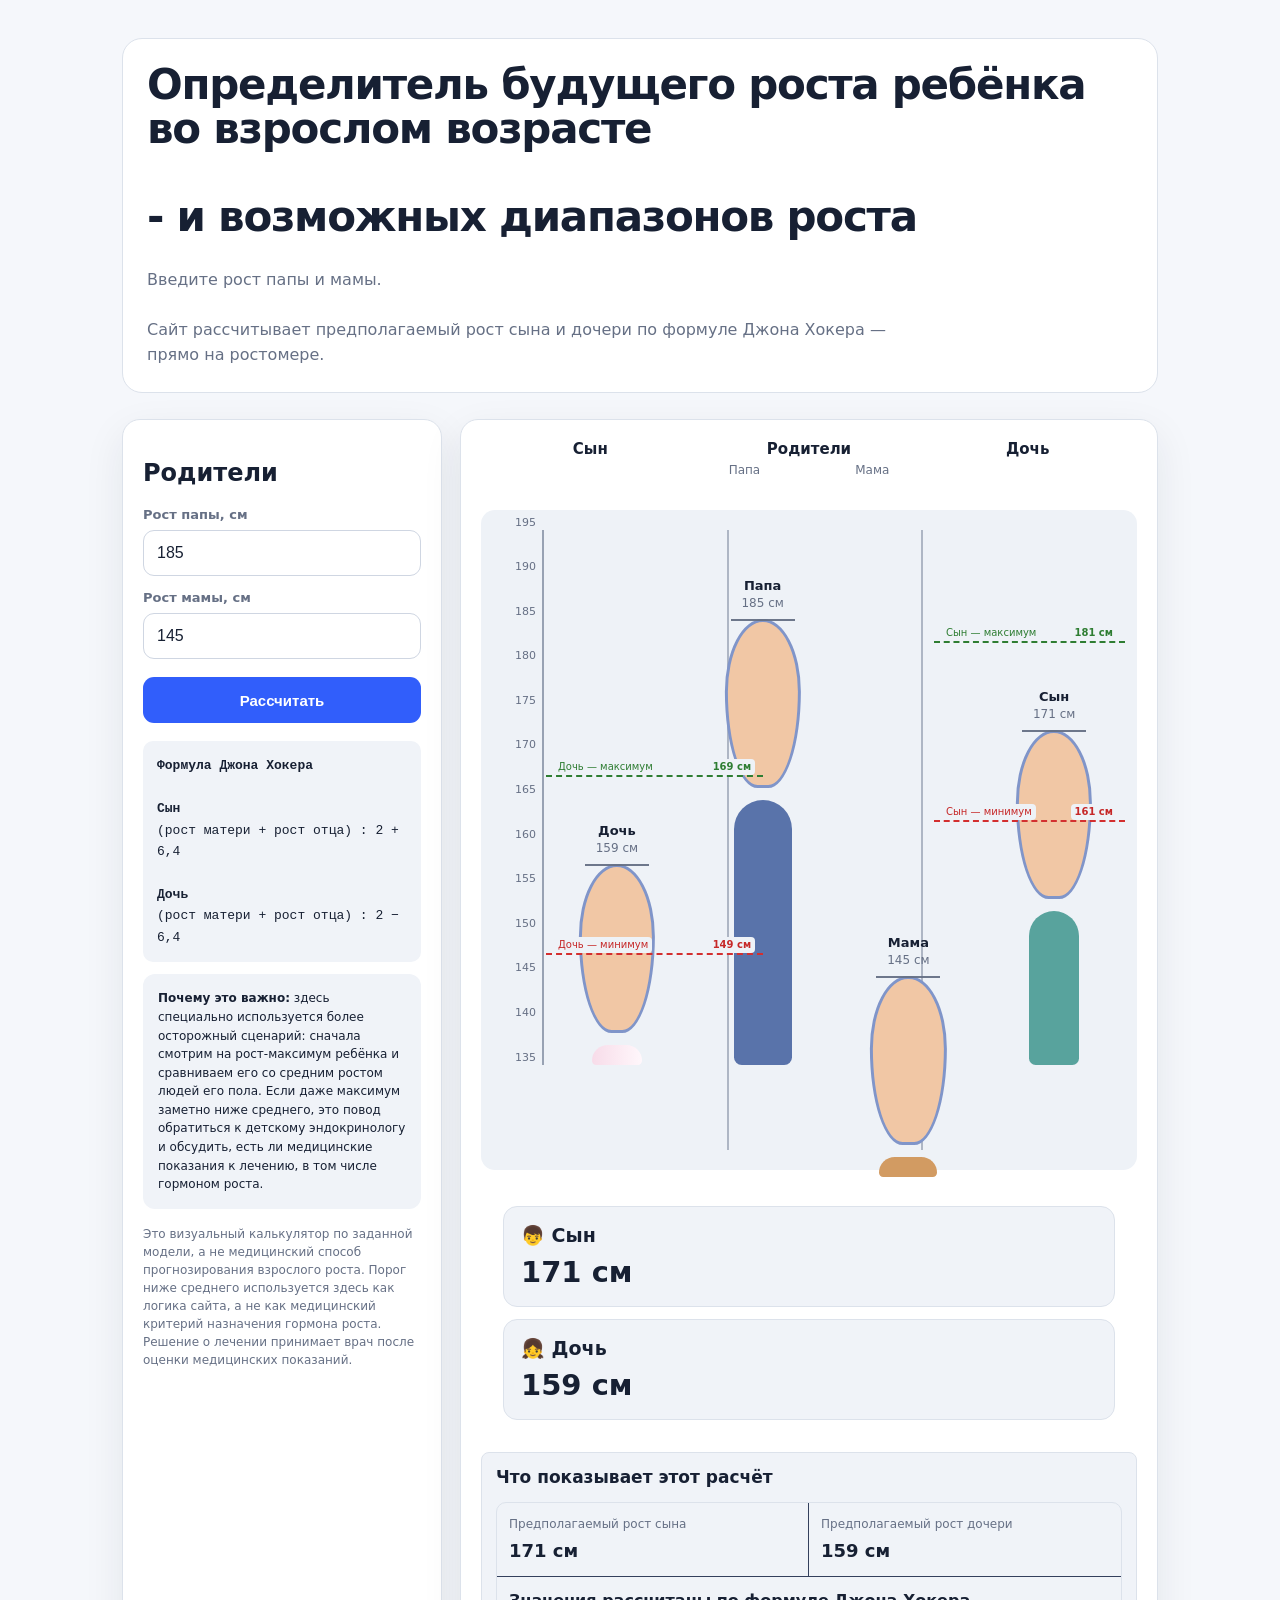
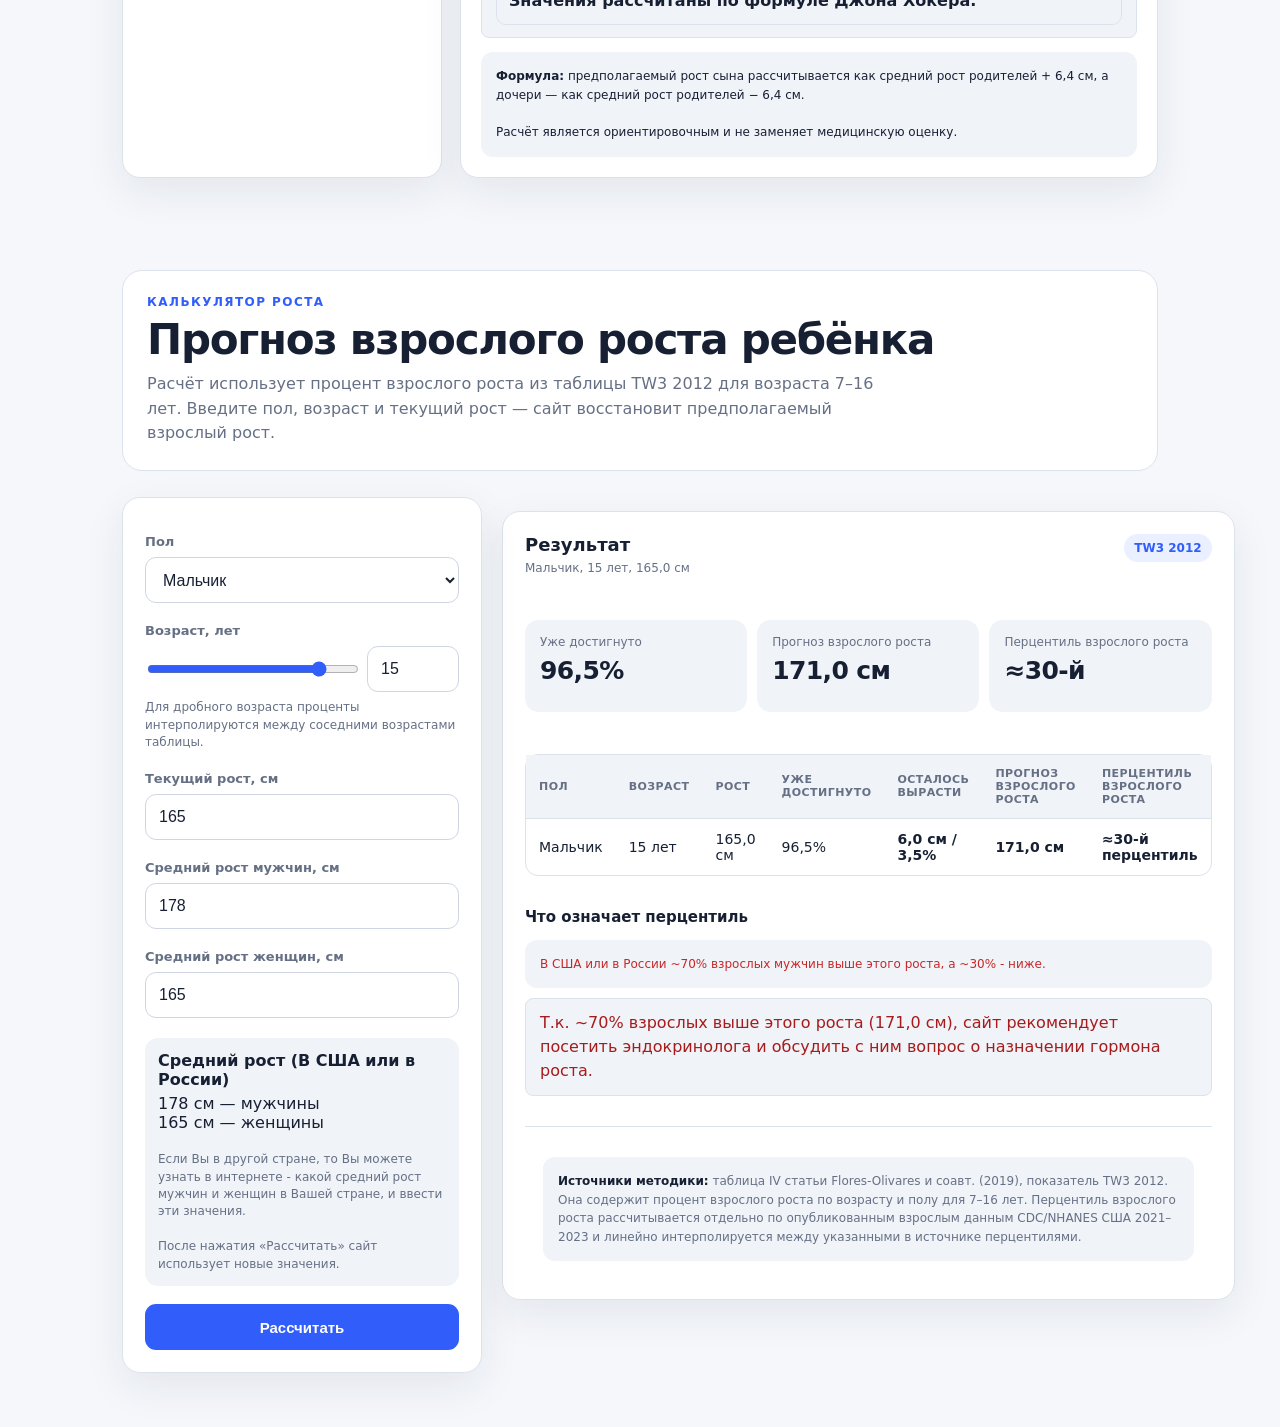
<file: index.html>
<!doctype html>

<html lang="ru">
<head>
    
<meta charset="utf-8">
<meta name="viewport" content="width=device-width,initial-scale=1">

<title>Определитель роста</title>

<!-- Формула Джона Хокера.html стили-->
<style>
*{box-sizing:border-box}body{margin:0;font-family:Arial,sans-serif;background:#101522;color:#f3f5fb}.wrap{max-width:1200px;margin:auto;padding:28px 18px 60px}header,.card{background:#192238;border:1px solid #34405d;border-radius:20px}header{padding:24px;margin-bottom:18px}h1{margin:0 0 8px;font-size:34px}.lead{color:#b9c3d8;line-height:1.5}.layout{display:grid;grid-template-columns:320px 1fr;gap:18px}.card{padding:20px}label{display:block;color:#b9c3d8;margin:14px 0 7px}input{width:100%;padding:12px;border-radius:10px;border:1px solid #4a5775;background:#0d1320;color:white;font-size:20px}button{width:100%;padding:13px;margin-top:18px;border:0;border-radius:10px;background:#e9edf7;color:#101522;font-weight:bold;font-size:16px;cursor:pointer}.formula{margin-top:18px;padding:14px;background:#0d1320;border-radius:10px;line-height:1.65;font-family:monospace}.stageHeader{
position:relative;height:62px;margin-bottom:8px;color:#e7ebf5;
display:grid;grid-template-columns:2fr 2fr 2fr;text-align:center;
font-weight:800;font-size:15px;align-items:start;
}
.stageHeader .parentNames{
font-size:12px;color:#aeb9d0;font-weight:400;margin-top:5px;
display:flex;justify-content:center;gap:95px;
}
.stage{height:660px;position:relative;overflow:visible;border-radius:14px;background:linear-gradient(#1c2945,#0d1423)}.ruler{position:absolute;left:8px;z-index:3;top:20px;height:535px;width:55px;border-right:2px solid #71809f}.tick{position:absolute;right:6px;height:14px;line-height:14px;color:#aeb9d0;font-size:11px}.divider{position:absolute;top:20px;bottom:20px;width:2px;background:#71809f;opacity:.75;z-index:1}.divider.left{left:37.5%}.divider.right{left:67%}.stageHeaders{position:absolute;top:18px;left:65px;right:12px;display:grid;grid-template-columns:2fr 2fr 2fr;text-align:center;font-weight:800;font-size:15px;color:#e7ebf5}.parentHeader{position:absolute;top:43px;left:65px;right:12px;display:flex;justify-content:center;gap:95px;font-size:12px;color:#aeb9d0}
.people{position:absolute;left:65px;right:12px;top:20px;height:535px;
display:flex;align-items:flex-end;justify-content:space-around;gap:4px}.person{height:100%;flex:1;min-width:70px;position:relative;
display:block;text-align:center}
.personGuide{position:absolute;height:2px;background:#e7ebf5;opacity:.95;
left:calc(50% - 16px);width:32px;z-index:5;pointer-events:none}.personHead{
position:absolute;
width:45px;
height:100px;
border-radius:50% 50% 43% 43% / 43% 43% 57% 57%;
left:50%;
transform:translateX(-50%);
background:#f1c7a5;
border:3px solid #8095c9;
z-index:3
}.personBody{position:absolute;width:58px;left:50%;transform:translateX(-50%);border-radius:30px 30px 8px 8px;background:#8095c9;z-index:2}.dad .personBody{background:#5973aa}.mom .personBody{background:#d29b62}.son .personBody{width:50px;background:#58a39d}.daughter .personBody{width:50px;background:linear-gradient(90deg,#f7dce9,#fff7fb)}.person b{position:absolute;left:50%;transform:translate(-50%, -100%);
font-size:13px;white-space:nowrap;z-index:4;text-align:center;line-height:1.25}
.person b .heightValue{display:block;font-size:12px;font-weight:400;color:#aeb9d0;margin-top:2px}.person small{display:none} 

.results {display:grid;grid-template-columns:1fr;
  
  gap:12px;margin-top:14px}
  
  .result{background:#0d1320;border:1px solid #34405d;border-radius:14px;padding:17px}.result h2{margin:0 0 8px;font-size:19px}.num{font-size:29px;font-weight:900}.muted{color:#aeb9d0;font-size:13px}.note{margin-top:14px;padding:15px;border-radius:12px;background:#202b44;line-height:1.5}.advice{margin-top:14px;padding:15px;border-radius:12px;border:1px solid #52688f;background:#151e31;line-height:1.5}
.advice h3{margin:0 0 12px;font-size:17px}.comparison{display:grid;gap:10px}.comparisonRow{display:grid;grid-template-columns:1fr 1fr;gap:0;background:#0d1320;border:1px solid #34405d;border-radius:10px;overflow:hidden}.comparisonCell{padding:12px;border-bottom:1px solid #34405d}.comparisonCell:first-child{border-right:1px solid #34405d}.comparisonLabel{color:#aeb9d0;font-size:12px;margin-bottom:4px}.comparisonValue{font-size:18px;font-weight:800}.comparisonResult{grid-column:1/-1;padding:12px;font-weight:700;line-height:1.45;background:#151e31}@media(max-width:600px){.comparisonRow{grid-template-columns:1fr}}
.disclaimer{color:#9eabc4;font-size:12px;line-height:1.5;margin-top:16px}.rangeMarker{position:absolute;left:0;right:0;height:0;z-index:6;pointer-events:none;border-top:2px dashed #315efb}.rangeMarker span,.rangeMarker b{position:absolute;top:-18px;font-size:10px;line-height:14px;white-space:nowrap;background:#eef2f7;padding:1px 4px;border-radius:4px}.rangeMarker span{left:2px}.rangeMarker b{right:2px}.rangeMarker.sonMin span,.rangeMarker.sonMax span{left:8px}.rangeMarker.sonMin b,.rangeMarker.sonMax b{right:8px}.rangeMarker.daughterMin span,.rangeMarker.daughterMax span{left:8px}.rangeMarker.daughterMin b,.rangeMarker.daughterMax b{right:8px}.rangeMarker.sonMin{border-top-color:#d32f2f}.rangeMarker.sonMax{border-top-color:#2e7d32}.rangeMarker.daughterMin{border-top-color:#d32f2f}.rangeMarker.daughterMax{border-top-color:#2e7d32}.rangeMarker.sonMin span,.rangeMarker.sonMin b{color:#c62828}.rangeMarker.sonMax span,.rangeMarker.sonMax b{color:#2e7d32}.rangeMarker.daughterMin span,.rangeMarker.daughterMin b{color:#c62828}.rangeMarker.daughterMax span,.rangeMarker.daughterMax b{color:#2e7d32}@media(max-width:850px){.layout{grid-template-columns:1fr}.stage{height:540px}.person{min-width:45px}.person b{font-size:10px}.body{width:45px}.son .body,.daughter .body{width:39px}}
</style>


<!-- прогноз и перцентиль.html стили -->
<style>
:root {
  color-scheme: light dark;
  --bg: light-dark(#f5f7fb, #101319);
  --surface: light-dark(#ffffff, #181c24);
  --surface2: light-dark(#f0f3f8, #202631);
  --text: light-dark(#172033, #f1f4f8);
  --muted: light-dark(#667085, #a9b2c2);
  --border: light-dark(#dce2eb, #303846);
  --accent: light-dark(#315efb, #7d98ff);
  --accent2: light-dark(#eaf0ff, #263252);
  --good: light-dark(#087443, #5dd39e);
  --shadow: 0 14px 40px rgba(20, 32, 55, .08);
}
* { box-sizing: border-box; }
html, body { margin: 0; min-height: 100%; }
body { font-family: Inter, ui-sans-serif, system-ui, -apple-system, BlinkMacSystemFont, "Segoe UI", sans-serif; background: var(--bg); color: var(--text); }
#app { min-height: 100vh; background: var(--bg); border-radius: 0; }
.wrap { max-width: 1080px; margin: 0 auto; padding: 38px 22px 54px; }
header { margin-bottom: 26px; }
.eyebrow { color: var(--accent); font-size: 12px; font-weight: 800; letter-spacing: .12em; text-transform: uppercase; margin-bottom: 9px; }
h1 { font-size: clamp(28px, 4vw, 42px); line-height: 1.05; margin: 0 0 10px; letter-spacing: -.03em; }
.lead { color: var(--muted); max-width: 760px; line-height: 1.55; margin: 0; }
.grid { display: grid; grid-template-columns: 360px 1fr; gap: 20px; align-items: start; }
.card { background: var(--surface); border: 1px solid var(--border); border-radius: 18px; box-shadow: var(--shadow); }
.controls { padding: 22px; position: sticky; top: 18px; }
.field { margin-bottom: 20px; }
label { display: block; font-size: 13px; font-weight: 750; margin-bottom: 8px; }
select, input[type=number] { width: 100%; height: 46px; border: 1px solid var(--border); border-radius: 11px; background: var(--surface); color: var(--text); padding: 0 13px; font-size: 16px; outline: none; }
select:focus, input[type=number]:focus { border-color: var(--accent); box-shadow: 0 0 0 3px var(--accent2); }
.age-row { display: grid; grid-template-columns: 1fr 92px; gap: 10px; align-items: center; }
input[type=range] { width: 100%; accent-color: var(--accent); }
.small { font-size: 12px; color: var(--muted); line-height: 1.45; }
.refbox { background: var(--surface2); border-radius: 13px; padding: 13px; margin-top: 8px; }
.refbox strong { display: block; margin-bottom: 5px; }
button { width: 100%; border: 0; border-radius: 11px; height: 46px; background: var(--accent); color: white; font-weight: 800; font-size: 15px; cursor: pointer; }
button:hover { filter: brightness(1.06); }
.results { padding: 22px; }
.result-head { display: flex; justify-content: space-between; gap: 16px; align-items: flex-start; margin-bottom: 18px; }
.result-title { font-size: 18px; font-weight: 800; margin: 0 0 5px; }
.badge { white-space: nowrap; padding: 7px 10px; border-radius: 999px; background: var(--accent2); color: var(--accent); font-size: 12px; font-weight: 800; }
.hero { display: grid; grid-template-columns: repeat(3, 1fr); gap: 10px; margin-bottom: 18px; }
.metric { background: var(--surface2); border-radius: 14px; padding: 15px; min-height: 92px; }
.metric .k { color: var(--muted); font-size: 12px; margin-bottom: 7px; }
.metric .v { font-size: 25px; font-weight: 850; letter-spacing: -.025em; }
.table-wrap { overflow-x: visible; border: 1px solid var(--border); border-radius: 13px; }

table {
  width: 100%;
  border-collapse: collapse;
  min-width: 0;

}

th, td { padding: 12px 13px; text-align: left; border-bottom: 1px solid var(--border); }
th { font-size: 11px; text-transform: uppercase; letter-spacing: .04em; color: var(--muted); background: var(--surface2); }
td { font-size: 14px; }
tr:last-child td { border-bottom: 0; }
strong.highlight { color: var(--accent); }
.section { margin-top: 20px; }
.section h2 { font-size: 15px; margin: 0 0 9px; }
.note { color: var(--muted); font-size: 12px; line-height: 1.55; }
.source { padding: 16px 18px; border-top: 1px solid var(--border); margin-top: 18px; }
.source a { color: var(--accent); }
.error { color: #c62828; font-size: 13px; margin-top: 7px; }
@media (max-width: 820px) {
  .grid { grid-template-columns: 1fr; }
  .controls { position: static; }
}
@media (max-width: 560px) {
  .wrap { padding: 25px 14px 40px; }
  .hero { grid-template-columns: 1fr; }
  .result-head { flex-direction: column; }
}
</style>



<style id="light-theme-override">
html, body, #app {
  background: #f5f7fb !important;
  color: #172033 !important;
}
header, .card {
  background: #ffffff !important;
  color: #172033 !important;
  border-color: #dce2eb !important;
}
.stage {
  background: #eef2f7 !important;
}
.stageHeader, .stageHeaders {
  color: #172033 !important;
}
.parentNames, .parentHeader, .tick, .lead, label, .small, .muted,
.disclaimer, .note, .comparisonLabel, .metric .k, .source .note {
  color: #667085 !important;
}
input, select, input[type=number] {
  background: #ffffff !important;
  color: #172033 !important;
  border-color: #cfd6e2 !important;
}
.formula, .result, .comparisonRow, .comparisonResult,
.refbox, .metric, .note, .advice {
  background: #f0f3f8 !important;
  color: #172033 !important;
  border-color: #dce2eb !important;
}
.table-wrap, table, th, td {
  border-color: #dce2eb !important;
}
th {
  background: #f0f3f8 !important;
  color: #667085 !important;
}
td {
  color: #172033 !important;
}
.result h2, .result-title, .comparisonValue, .num,
h1, h2, h3, strong, .v {
  color: #172033 !important;
}
.badge {
  background: #eaf0ff !important;
}
.person b {
  color: #172033 !important;
}
.person b .heightValue {
  color: #667085 !important;
}
.personGuide {
  background: #667085 !important;
}
.ruler {
  border-right-color: #98a2b3 !important;
}
.divider {
  background: #98a2b3 !important;
}
.percentileWarning {
  color: #c62828 !important;
}
.advice {
  margin-top: 10px;
  padding: 12px 14px;
  border: 1px solid #efb0b0;
  border-radius: 8px;
  background: #fff4f4;
  color: #a61b1b !important;
}
.advice[hidden] {
  display: none;
}
</style>

</head>

<body>
    <!-- Формула Джона Хокера.html div-->
<div class="wrap"><header><h1>Определитель будущего роста ребёнка во взрослом возрасте 
  <br/></br>
  
  - и возможных диапазонов роста</h1>
  </br>
  <div class="lead">Введите рост папы и мамы. 
    </br>
    </br>
    Сайт рассчитывает предполагаемый рост сына и дочери по формуле Джона Хокера — прямо на ростомере.</div></header><div class="layout"><section class="card"><h2>Родители</h2><label>Рост папы, см</label><input id="dad" type="number" min="70" max="250" value="185"><label>Рост мамы, см</label><input id="mom" type="number" min="70" max="250" value="145"><button onclick="calculate()">Рассчитать</button><div class="formula"><b>Формула Джона Хокера</b><br><br><b>Сын</b><br>(рост матери + рост отца) : 2 + 6,4<br><br><b>Дочь</b><br>(рост матери + рост отца) : 2 − 6,4</div><div class="note" style="margin-top:12px;background:#2a2030">
<b>Почему это важно:</b> здесь специально используется более осторожный сценарий: сначала смотрим на рост-максимум ребёнка и сравниваем его со средним ростом людей его пола. Если даже максимум заметно ниже среднего, это повод обратиться к детскому эндокринологу и обсудить, есть ли медицинские показания к лечению, в том числе гормоном роста.
</div>

<!-- Формула Джона Хокера.html div-->
<div class="disclaimer">Это визуальный калькулятор по заданной модели, а не медицинский способ прогнозирования взрослого роста. Порог ниже среднего используется здесь как логика сайта, а не как медицинский критерий назначения гормона роста. Решение о лечении принимает врач после оценки медицинских показаний.</div></section><section class="card"><div class="stageHeader">
<div>Сын</div>
<div>Родители<div class="parentNames"><span>Папа</span><span>Мама</span></div></div>
<div>Дочь</div>
</div><div class="stage"><div class="ruler" id="ruler"></div><div class="divider left"></div><div class="divider right"></div><div class="people" id="people"></div></div><div class="results"><div class="result"><h2>👦 Сын</h2><div class="num" id="sonHeight">—</div></div><div class="result"><h2>👧 Дочь</h2><div class="num" id="daughterHeight">—</div></div></div><div id="advice" class="advice"></div><div class="note">
<b>Формула:</b> предполагаемый рост сына рассчитывается как средний рост родителей + 6,4 см, а дочери — как средний рост родителей − 6,4 см.<br><br>
Расчёт является ориентировочным и не заменяет медицинскую оценку.
</div></section></div></div>



<!-- прогноз и перцентиль.html - див -->

<div id="app">
  <main class="wrap">
    <header>
      <div class="eyebrow">Калькулятор роста</div>
      <h1>Прогноз взрослого роста ребёнка</h1>
      <p class="lead">Расчёт использует процент взрослого роста из таблицы TW3 2012 для возраста 7–16 лет. Введите пол, возраст и текущий рост — сайт восстановит предполагаемый взрослый рост.</p>
    </header>

    <div class="grid">
      <section class="card controls">
        <div class="field">
          <label for="gender">Пол</label>
          <select id="gender">
            <option value="male">Мальчик</option>
            <option value="female">Девочка</option>
          </select>
        </div>

        <div class="field">
          <label for="age">Возраст, лет</label>
          <div class="age-row">
            <input id="ageRange" type="range" min="7" max="16" step="0.1" value="15">
            <input id="age" type="number" min="7" max="16" step="0.1" value="15">
          </div>
          <div class="small" style="margin-top:7px">Для дробного возраста проценты интерполируются между соседними возрастами таблицы.</div>
        </div>

        <div class="field">
          <label for="height">Текущий рост, см</label>
          <input id="height" type="number" min="80" max="230" step="0.1" value="165">
          <div id="heightError" class="error" hidden>Введите рост от 80 до 230 см.</div>
        </div>

        <div class="field">
          <label for="avgMale">Средний рост мужчин, см</label>
          <input id="avgMale" type="number" min="100" max="230" step="0.1" value="178">
        </div>

        <div class="field">
          <label for="avgFemale">Средний рост женщин, см</label>
          <input id="avgFemale" type="number" min="100" max="230" step="0.1" value="165">
        </div>

        <div class="refbox">
          <strong>Средний рост (В США или в России)</strong>
          <div id="averageText">178 см — мужчины</div>
          <div id="averageText">165 см — женщины</div>
          <br/>
          <div class="small">
            Если Вы в другой стране, то Вы можете узнать в интернете - какой средний рост мужчин и женщин в Вашей стране, и ввести эти значения.
            <br/>  <br/>
            После нажатия «Рассчитать» сайт использует новые значения.</div>

        </div>
        <button id="calc">Рассчитать</button>
      </section>

      <section class="card results">
        <div class="result-head">
          <div>
            <div class="result-title">Результат</div>
            <div id="summary" class="small">Мальчик, 15 лет, 165 см</div>
          </div>
          <div class="badge">TW3 2012</div>
        </div>
        <div></div>
        <div class="hero">
          <div class="metric"><div class="k">Уже достигнуто</div><div id="pctReached" class="v">96,5%</div></div>
          <div class="metric"><div class="k">Прогноз взрослого роста</div><div id="adultHeight" class="v">171,0 см</div></div>
          <div class="metric"><div class="k">Перцентиль взрослого роста</div><div id="percentile" class="v">≈30-й</div></div>
        </div>
        <div></div>
        <div class="table-wrap">
          <table>
            <thead><tr><th>Пол</th><th>Возраст</th><th>Рост</th><th>Уже достигнуто</th><th>Осталось вырасти</th><th>Прогноз взрослого роста</th><th>Перцентиль взрослого роста</th></tr></thead>
            <tbody><tr>
              <td id="rgender">Мальчик</td><td id="rAge">15 лет</td><td id="rHeight">165 см</td><td id="rReached">96,5%</td>
              <td id="rRemaining"><strong class="highlight">6,0 см / 3,5%</strong></td><td id="rAdult"><strong class="highlight">171,0 см</strong></td><td id="rPercentile"><strong class="highlight">≈30-й перцентиль</strong></td>
            </tr></tbody>
          </table>
        </div>

        <div class="section">
          <h2>Что означает перцентиль</h2>
          <div id="percentileText" class="note">Примерно 30% мужчин в используемой взрослой референсной выборке ниже этого роста, а примерно 70% — выше.</div>
          <div id="growthHormoneAdvice" class="advice" hidden></div>
        </div>

        <div class="source">
          <div class="note"><strong>Источники методики:</strong> таблица IV статьи Flores-Olivares и соавт. (2019), показатель TW3 2012. Она содержит процент взрослого роста по возрасту и полу для 7–16 лет. Перцентиль взрослого роста рассчитывается отдельно по опубликованным взрослым данным CDC/NHANES США 2021–2023 и линейно интерполируется между указанными в источнике перцентилями.</div>
        </div>
      </section>
    </div>
  </main>
</div>




<!-- Формула Джона Хокера.html скрипт:-->
<script>
const PERCENTILE_RECOMMENDATION_THRESHOLD = 50;

function calculate(){
    const dad=+document.getElementById('dad').value;
    const mom=+document.getElementById('mom').value;
    if(!dad||!mom)return;

    // Формула Джона Хокера.html.
    // Сын: (рост матери + рост отца) / 2 + 6,4.
    // Дочь: (рост матери + рост отца) / 2 - 6,4.
    const sonHeight=(mom+dad)/2+6.4;
    const daughterHeight=(mom+dad)/2-6.4;

    // Отдельные константы диапазона роста для мальчика и девочки.
    const SON_GROWTH_RANGE = 10;
    const DAUGHTER_GROWTH_RANGE = 10;

    const sonMinHeight = sonHeight - SON_GROWTH_RANGE;
    const sonMaxHeight = sonHeight + SON_GROWTH_RANGE;
    const daughterMinHeight = daughterHeight - DAUGHTER_GROWTH_RANGE;
    const daughterMaxHeight = daughterHeight + DAUGHTER_GROWTH_RANGE;

    document.getElementById('sonHeight').textContent=Math.round(sonHeight)+' см';
    document.getElementById('daughterHeight').textContent=Math.round(daughterHeight)+' см';

    const people=[
        ['Дочь',daughterHeight,'daughter'],
        ['Папа',dad,'dad'],
        ['Мама',mom,'mom'],
        ['Сын',sonHeight,'son']
    ];

    // Все реальные значения роста, используемые для построения ростомера.
    // Важно: этот массив должен быть создан ДО расчёта lo/hi.
    const all=[
        ...people.map(p=>p[1]),
        sonMinHeight, sonMaxHeight,
        daughterMinHeight, daughterMaxHeight
    ];

    // ================================================================
    // РОСТОМЕР: КООРДИНАТЫ ЦИФР = ОСНОВА ДЛЯ ВСЕХ ФИГУР
    // ================================================================
    const lo=Math.floor((Math.min(...all)-10)/5)*5;
    const hi=Math.ceil((Math.max(...all)+10)/5)*5;
    const H=535;

    /*
       Сначала физически создаём цифры ростомера.

       Для КАЖДОЙ цифры запоминаем:
         x  = её горизонтальная координата
         y  = НИЖНЮЮ координату цифры

       Именно эти координаты потом используются для фигур.
       Отдельной шкалы для фигур НЕТ.
    */
    const rulerCoords={};
    let ticks='';

    for(let h=lo;h<=hi;h+=5){
        const bottomY=H-(h-lo)*(H/(hi-lo));
        const topY=bottomY-14;

        // Пока только создаём цифры.
        // Реальные x/y будут считаны НИЖЕ, после вставки в DOM.
        ticks+=`<div class="tick" data-height="${h}" style="top:${topY}px">${h}</div>`;
    }

    const ruler=document.getElementById('ruler');
    ruler.innerHTML=ticks;

    /*
       Теперь цифры уже реально существуют на странице.
       Запоминаем ИХ ФАКТИЧЕСКИЕ координаты:
         x = offsetLeft
         y = offsetTop + offsetHeight = нижний край цифры

       Это именно та координата, которую потом используем
       для постановки линии роста.
    */
    ruler.querySelectorAll('.tick').forEach(el=>{
        const h=Number(el.dataset.height);

        rulerCoords[h]={
            x:el.offsetLeft,
            y:el.offsetTop+el.offsetHeight
        };
    });

    /*
       ГЛАВНАЯ ЛОГИКА.

       Если рост ровно кратен 5:
          170 -> берём НИЖНИЙ Y цифры 170.

       Если рост НЕ кратен 5:
          171, 172, 173, 174
          находятся в промежутке 170..175.

       Для ВСЕХ этих значений берём:
          (нижний Y цифры 170 + нижний Y цифры 175) / 2

       То есть они получают ОДИНАКОВУЮ горизонтальную линию,
       строго посередине между двумя ближайшими цифрами ростомера.

       Это специально НЕ является пропорциональной интерполяцией.
    */
    function growthLineY(height){
        const roundedHeight=Math.round(height);

        // Точное значение, кратное 5:
        if(roundedHeight % 5 === 0 && rulerCoords[roundedHeight]){
            return rulerCoords[roundedHeight].y;
        }

        // Нижняя и верхняя отметки, кратные 5.
        const lower=Math.floor(height/5)*5;
        const upper=lower+5;

        const lowerPoint=rulerCoords[lower];
        const upperPoint=rulerCoords[upper];

        if(lowerPoint && upperPoint){
            // СТРОГО СЕРЕДИНА между нижними Y двух цифр.
            return (lowerPoint.y + upperPoint.y) / 2;
        }

        // Запасной вариант только если значение вышло за созданный ростомер.
        return H-(height-lo)*(H/(hi-lo));
    }

    /*
       Фигура:

       ───────────────  <- горизонтальная линия роста
              ○         <- ВЕРХ круга совпадает с линией
             /|\
             / \

       Линия касается круга именно сверху.
       Тело начинается ниже головы.
    */
    // Голова должна занимать примерно 19 см по высоте.
    // Больший диаметр овала расположен вертикально.
    // Меньший диаметр = 45% от большего.
    //
    // Высота ростомера H соответствует диапазону hi-lo сантиметров,
    // поэтому 19 см переводим в реальные пиксели этого ростомера.
    const headHeightCm=19;
    const headHeight=19*(H/(hi-lo));
    const headWidth=headHeight*0.45;
    const headBorder=3;
    const headTotal=headHeight+headBorder*2;
    const bodyGap=6;

    // В массиве people дочь находится слева, сын — справа.
    // Поэтому диапазон дочери рисуем в левой зоне,
    // а диапазон сына — в правой зоне.
    const rangeMarkers = [
        ['Дочь — минимум', daughterMinHeight, 'daughterMin', 'daughter'],
        ['Дочь — максимум', daughterMaxHeight, 'daughterMax', 'daughter'],
        ['Сын — минимум', sonMinHeight, 'sonMin', 'son'],
        ['Сын — максимум', sonMaxHeight, 'sonMax', 'son']
    ];

    const rangeMarkerHtml = rangeMarkers.map(([label, height, type, side]) => {
        const y = growthLineY(height);
        const sideStyle = side === 'daughter'
            ? 'left:0;width:37.5%;'
            : 'left:67%;width:33%;';
        return `<div class="rangeMarker ${type}" style="top:${y}px;${sideStyle}"><span>${label}</span><b>${Math.round(height)} см</b></div>`;
    }).join('');

    document.getElementById('people').innerHTML=rangeMarkerHtml + people.map(p=>{
        const growthY=growthLineY(p[1]);

        // ВЕРХ головы = линия роста.
        const headTop=growthY;

        // Тело начинается под кругом.
        const bodyTop=headTop+headTotal+bodyGap;
        const bodyHeight=Math.max(20,H-bodyTop);

        // Горизонтальная линия роста для каждой фигуры.
        const guide=
            `<div class="personGuide"
                  style="top:${growthY}px;
                         left:calc(50% - 32px);
                         width:64px"></div>`;

        return `<div class="person ${p[2]}">
            ${guide}
            <div class="personHead" style="top:${headTop}px;width:${headWidth}px;height:${headHeight}px"></div>
            <div class="personBody" style="top:${bodyTop}px;height:${bodyHeight}px"></div>
            <b style="top:${headTop-8}px">${p[0]}<span class="heightValue">${Math.round(p[1])} см</span></b>
        </div>`;
    }).join('');

    document.getElementById('advice').innerHTML=
        `<h3>Что показывает этот расчёт</h3><div class="comparison"><div class="comparisonRow"><div class="comparisonCell"><div class="comparisonLabel">Предполагаемый рост сына</div><div class="comparisonValue">${Math.round(sonHeight)} см</div></div><div class="comparisonCell"><div class="comparisonLabel">Предполагаемый рост дочери</div><div class="comparisonValue">${Math.round(daughterHeight)} см</div></div><div class="comparisonResult">Значения рассчитаны по формуле Джона Хокера.</div></div></div>`;
}
calculate();
</script>


<!-- прогноз и перцентиль.html скрипт:-->
<script>
const AHP = {
  male: [
    [7,69.4],[8,72.6],[9,75.6],[10,78.4],[11,80.8],[12,84.5],[13,88.2],[14,93.1],[15,96.5],[16,98.1]
  ],
  female: [
    [7,74.2],[8,77.9],[9,81.2],[10,85.4],[11,88.8],[12,92.0],[13,96.2],[14,98.0],[15,99.0],[16,99.2]
  ]
};
// CDC/NHANES US adults 20+ (2021–2023): percentile -> cm.
const ADULT_REF = {
  male: [[5,162.2],[10,165.2],[15,167.5],[25,170.0],[50,175.2],[75,180.1],[85,183.0],[90,184.8],[95,187.2]],
  female: [[5,149.6],[10,152.0],[15,153.9],[25,156.4],[50,161.2],[75,166.1],[85,168.6],[90,170.4],[95,172.5]]
};
const AVG = { male:178, female:165 };
const genderEl = document.getElementById('gender');
const avgMaleEl = document.getElementById('avgMale');
const avgFemaleEl = document.getElementById('avgFemale');
const ageEl = document.getElementById('age');
const rangeEl = document.getElementById('ageRange');
const heightEl = document.getElementById('height');
rangeEl.addEventListener('input', () => { ageEl.value = rangeEl.value; calculate(); });
ageEl.addEventListener('input', () => { rangeEl.value = Math.max(7, Math.min(16, Number(ageEl.value) || 7)); calculate(); });
genderEl.addEventListener('change', calculate);
heightEl.addEventListener('input', calculate);
document.getElementById('calc').addEventListener('click', calculate);
function fmt(n, digits=1) { return n.toFixed(digits).replace('.', ','); }
function interpolate(rows, age) {
  if (age <= rows[0][0]) return rows[0][1];
  if (age >= rows[rows.length-1][0]) return rows[rows.length-1][1];
  for (let i=0;i<rows.length-1;i++) {
    const [x1,y1] = rows[i], [x2,y2] = rows[i+1];
    if (age >= x1 && age <= x2) return y1 + (age-x1)*(y2-y1)/(x2-x1);
  }
}
function percentile(height, gender) {
  const rows = ADULT_REF[gender];
  if (height < rows[0][1]) return { value: 5, bound: '<' };
  if (height > rows[rows.length-1][1]) return { value: 95, bound: '>' };
  for (let i=0;i<rows.length-1;i++) {
    const [p1,h1] = rows[i], [p2,h2] = rows[i+1];
    if (height >= h1 && height <= h2) {
      const p = p1 + (height-h1)*(p2-p1)/(h2-h1);
      return { value:p, bound:'' };
    }
  }
  return { value:50, bound:'' };
}
function calculate() {
  const gender = genderEl.value;
  let age = Number(ageEl.value);
  const height = Number(heightEl.value);
  const avgMale = Number(avgMaleEl.value);
  const avgFemale = Number(avgFemaleEl.value);
  const err = document.getElementById('heightError');
  if (!Number.isFinite(age)) age = 15;
  age = Math.max(7, Math.min(16, age));
  rangeEl.value = age;
  if (!Number.isFinite(height) || height < 80 || height > 230) { err.hidden=false; return; }
  err.hidden=true;
  if (!Number.isFinite(avgMale) || avgMale < 100 || avgMale > 230 ||
      !Number.isFinite(avgFemale) || avgFemale < 100 || avgFemale > 230) {
    return;
  }
  AVG.male = avgMale;
  AVG.female = avgFemale;
  const reached = interpolate(AHP[gender], age);
  const adult = height / (reached/100);
  const remainingCm = adult - height;
  const remainingPct = 100 - reached;
  const perc = percentile(adult, gender);
  const pText = perc.bound === '<' ? `<${perc.value}-го` : perc.bound === '>' ? `>${perc.value}-го` : `≈${Math.round(perc.value)}-й`;
  const genderName = gender === 'male' ? 'Мальчик' : 'Девочка';
  const avg = AVG[gender];
  document.getElementById('averageText').textContent = `${avg} см — ${gender === 'male' ? 'мужчины' : 'женщины'}`;
  document.getElementById('summary').textContent = `${genderName}, ${fmt(age, age % 1 ? 1 : 0)} лет, ${fmt(height)} см`;
  document.getElementById('pctReached').textContent = `${fmt(reached)}%`;
  document.getElementById('adultHeight').textContent = `${fmt(adult)} см`;
  document.getElementById('percentile').textContent = `${pText}`;
  document.getElementById('rgender').textContent = genderName;
  document.getElementById('rAge').textContent = `${fmt(age, age % 1 ? 1 : 0)} лет`;
  document.getElementById('rHeight').textContent = `${fmt(height)} см`;
  document.getElementById('rReached').textContent = `${fmt(reached)}%`;
  document.getElementById('rRemaining').innerHTML = `<strong class="highlight">${fmt(Math.max(0,remainingCm))} см / ${fmt(remainingPct)}%</strong>`;
  document.getElementById('rAdult').innerHTML = `<strong class="highlight">${fmt(adult)} см</strong>`;
  document.getElementById('rPercentile').innerHTML = `<strong class="highlight">${pText} перцентиль</strong>`;
  const low = Math.max(0, Math.min(100, perc.value));
  const adultsAbove = Math.round(100 - low);
  const percentileText = document.getElementById('percentileText');
  const growthHormoneAdvice = document.getElementById('growthHormoneAdvice');

  percentileText.classList.remove('percentileWarning');
  growthHormoneAdvice.hidden = true;
  growthHormoneAdvice.textContent = '';

  if (perc.bound === '<') {
    percentileText.textContent = `Прогноз ниже 5-го перцентиля используемой референсной выборки.`;
  } else if (perc.bound === '>') {
    percentileText.textContent = `Прогноз выше 95-го перцентиля используемой референсной выборки.`;
  } else {
    percentileText.textContent = `В США или в России   ~${adultsAbove}%  взрослых ${gender === 'male' ? 'мужчин' : 'женщин'} выше этого роста, а ~${Math.round(low)}% - ниже.`;

    if (adultsAbove > PERCENTILE_RECOMMENDATION_THRESHOLD) {
      percentileText.classList.add('percentileWarning');
      growthHormoneAdvice.hidden = false;
      growthHormoneAdvice.textContent = `Т.к. ~${adultsAbove}% взрослых выше этого роста (${fmt(adult)} см), сайт рекомендует посетить эндокринолога и обсудить с ним вопрос о назначении гормона роста.`;
    }
  }
}
calculate();
</script>



</body>


</html>
</file>
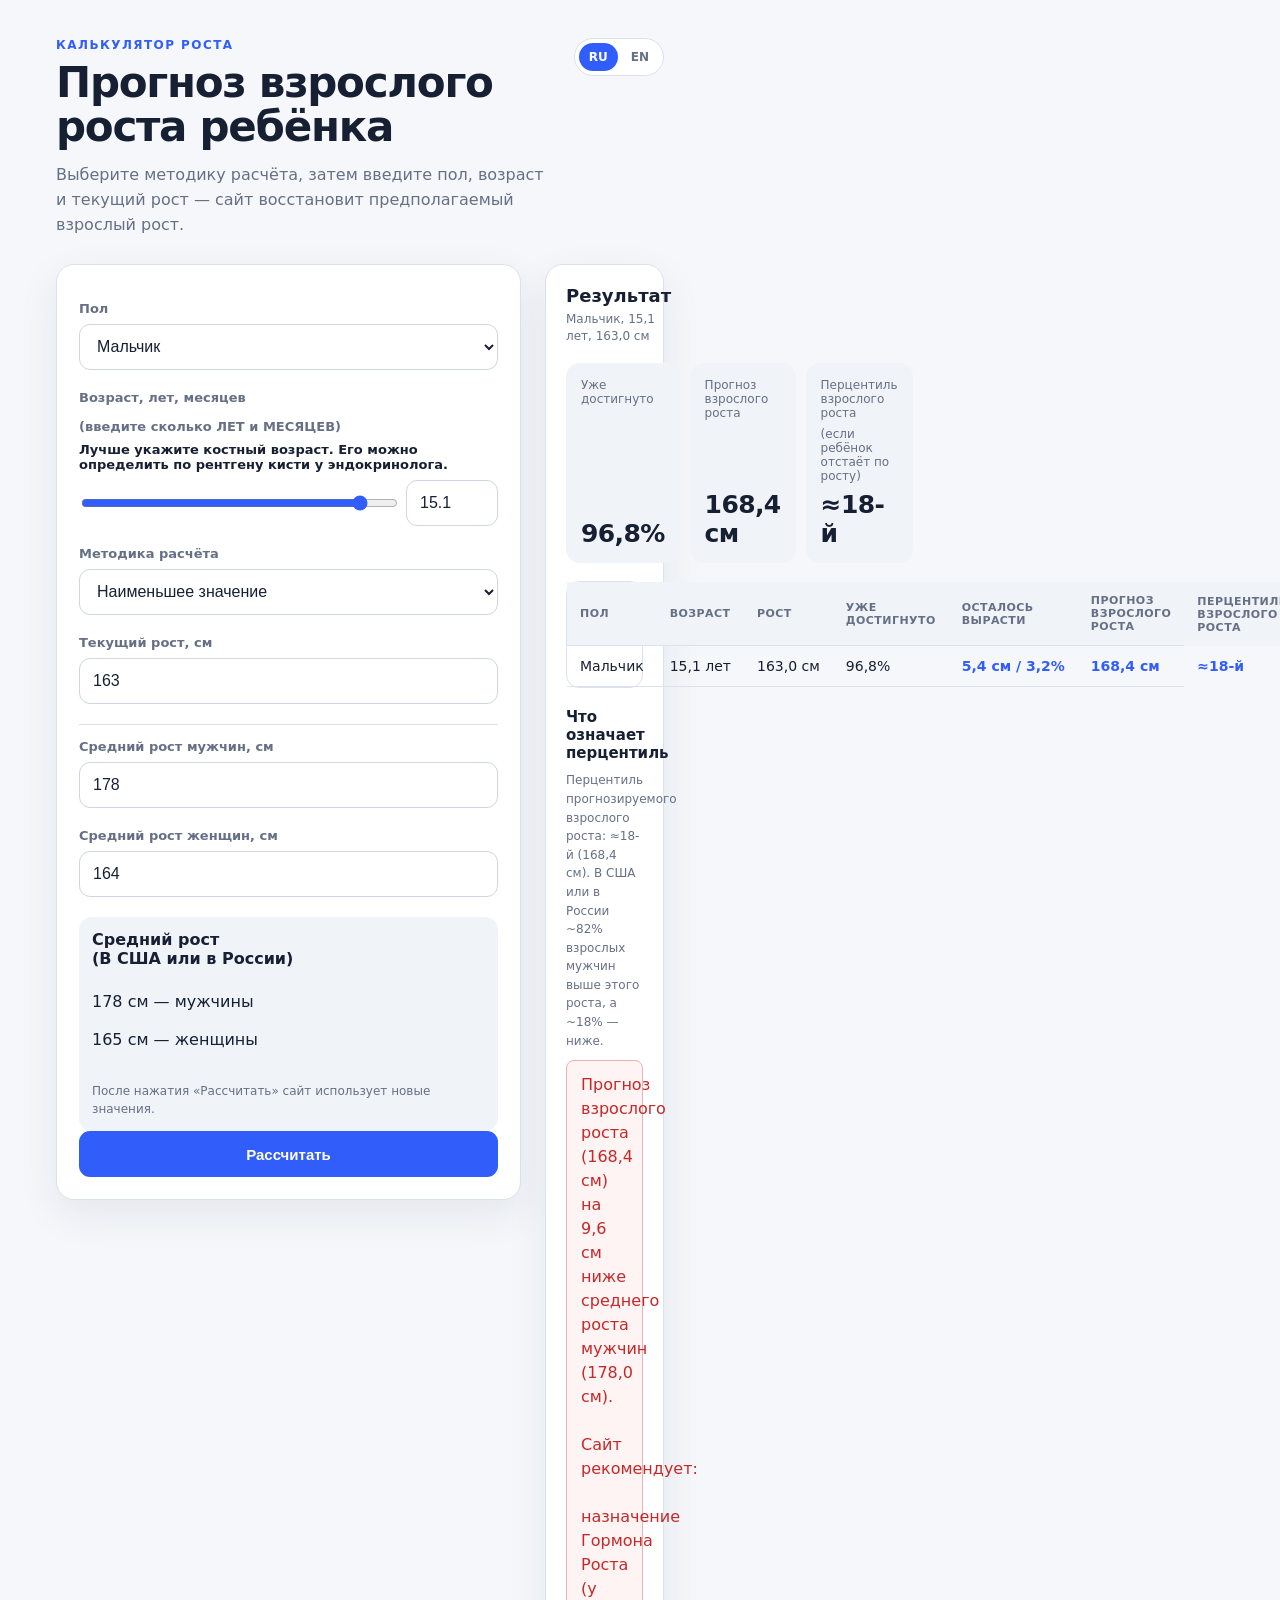
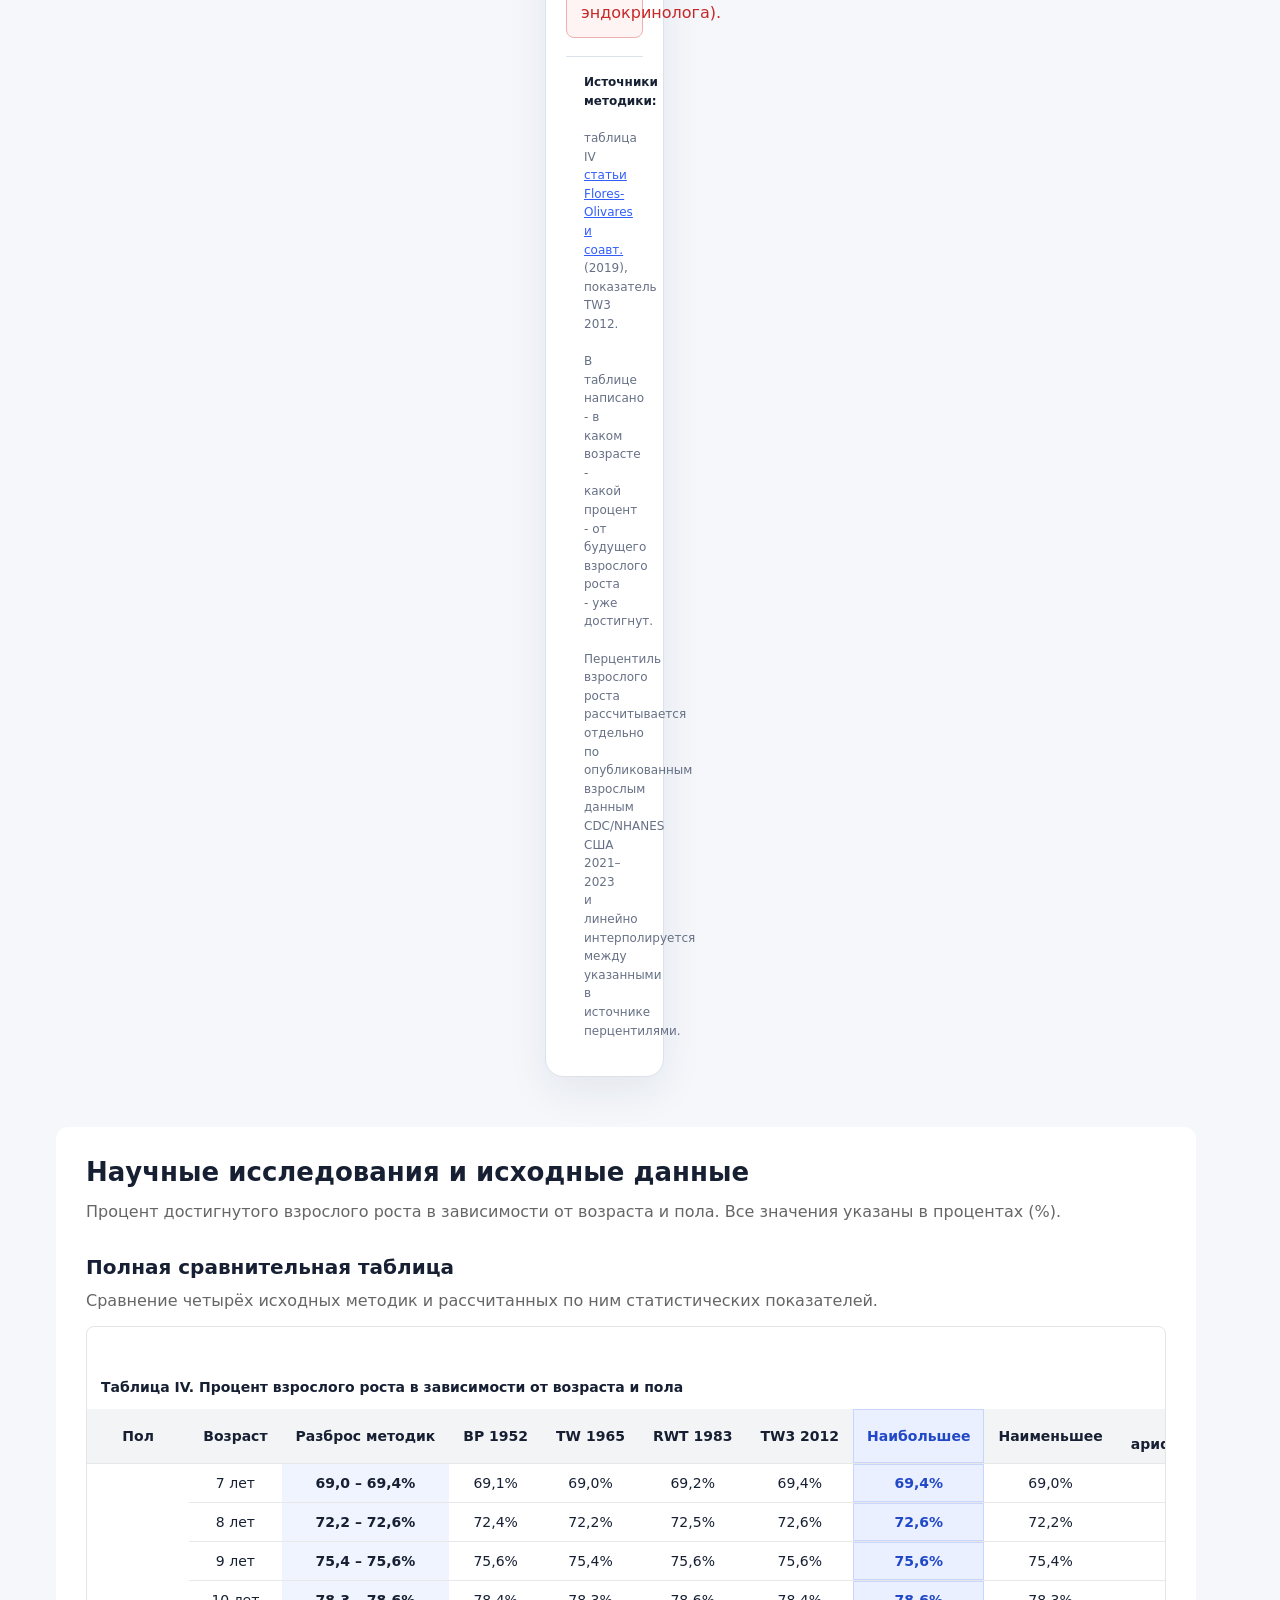
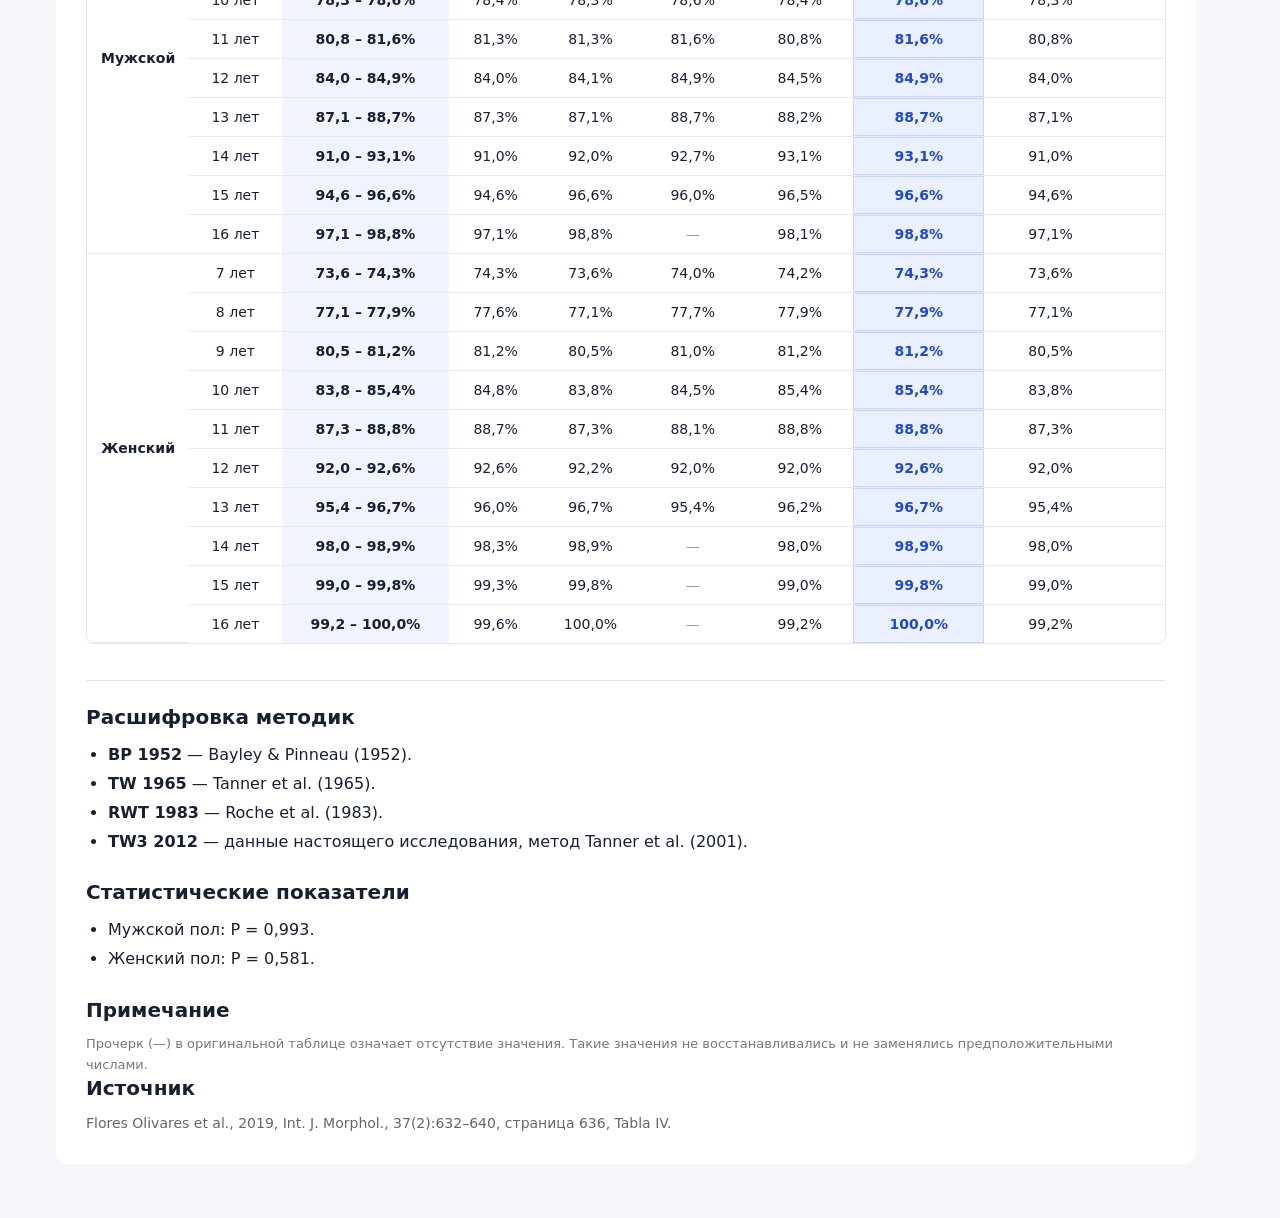
<file: dev/index.html>
<!DOCTYPE html>

<html lang="ru">
<head>
<meta charset="utf-8"/>
<meta content="width=device-width,initial-scale=1" name="viewport"/>
<title>Определитель роста</title>
<link href="assets/css/style.css" rel="stylesheet"/>
</head>
<body>
<div class="site-layout">
<!-- прогноз и перцентиль.html - див -->
<div id="app">
<main class="prediction">
<header class="prediction__header">
<div class="language-switch" role="group" aria-label="Language">
  <button type="button" class="language-switch__button is-active" data-lang="ru" aria-pressed="true">RU</button>
  <button type="button" class="language-switch__button" data-lang="en" aria-pressed="false">EN</button>
</div>
<div class="prediction__eyebrow">Калькулятор роста</div>
<h1 class="prediction__title">Прогноз взрослого роста ребёнка</h1>
<p class="prediction__lead">Выберите методику расчёта, затем введите пол, возраст и текущий рост — сайт восстановит предполагаемый взрослый рост.</p>
</header>
<div class="prediction__layout">
<section class="prediction__card prediction__controls">
<div class="prediction__field">
<label class="prediction__label" for="gender">Пол</label>
<select class="prediction__select" id="gender">
<option value="male">Мальчик</option>
<option value="female">Девочка</option>
</select>
</div>
<div class="prediction__field">
<label class="prediction__label" for="age">Возраст, лет, месяцев</label>
<label class="prediction__label" for="">(введите сколько ЛЕТ и МЕСЯЦЕВ)</label>
<div class="prediction__age-hint">
            Лучше укажите костный возраст. Его можно определить по рентгену кисти у эндокринолога.
          </div>
<div class="prediction__age-inputs">
<input class="prediction__input prediction__input_range" id="ageRange" max="16" min="7" step="0.1" type="range" value="15.1"/>
<input class="prediction__input prediction__input_number" id="age" max="16" min="7" step="0.1" type="number" value="15.1"/>
</div>
</div>
<!--          <div class="small" style="margin-top:7px">Для дробного возраста проценты интерполируются между соседними возрастами таблицы.</div>
        
        
        </div> -->
<div class="prediction__field">
<label class="prediction__label" for="researchMethod">Методика расчёта</label>
<select class="prediction__select" id="researchMethod">
<option value="range" >Разброс методик</option>

<option value="BP1952">BP 1952</option>
<option value="TW1965">TW 1965</option>
<option value="RWT1983">RWT 1983</option>
<option value="TW32012">TW3 2012</option>



<option value="max" selected>Наименьшее значение</option>
<option value="min">Наибольшее значение</option>
<option value="average">Среднее арифметическое</option>
</select>
<div class="prediction__error" id="methodError" hidden>Для выбранной методики нет данных для указанного возраста.</div>
</div>
<div class="prediction__field">
<label class="prediction__label" for="height">Текущий рост, см</label>
<input class="prediction__input prediction__input_number" id="height" max="230" min="80" step="0.1" type="number" value="163"/>
<div class="prediction__error" hidden="" id="heightError">Введите рост от 80 до 230 см.</div>
</div>
<hr class="prediction__divider"/>
<div class="prediction__field">
<label class="prediction__label" for="avgMale">Средний рост мужчин, см</label>
<input class="prediction__input prediction__input_number" id="avgMale" max="230" min="100" step="0.1" type="number" value="178"/>
</div>
<div class="prediction__field">
<label class="prediction__label" for="avgFemale">Средний рост женщин, см</label>
<input class="prediction__input prediction__input_number" id="avgFemale" max="230" min="100" step="0.1" type="number" value="164"/>
</div>
<div class="prediction__reference">
<strong class="prediction__strong">Средний рост <br/> (В США  или в России)</strong>
<br/>
<div id="averageText">178 см — мужчины</div>
<br/>
<div id="averageText">165 см — женщины</div>
<div class="prediction__small">
<p style="display: none;"> 
            Если Вы в другой стране, 
            то Вы можете узнать в интернете 
            - какой средний рост мужчин 
            и женщин в Вашей стране, и ввести эти значения.
            </p>
<br/> <br/>
            После нажатия «Рассчитать» сайт использует новые значения.</div>
</div>
<button class="prediction__button" id="calc">Рассчитать</button>
</section>
<section class="prediction__card prediction__results">
<div class="prediction__result-head">
<div>
<div class="prediction__result-title">Результат</div>
<div class="prediction__small" id="summary">Мальчик, 14,6 лет, 165,0 см</div>
</div>

<div class="prediction__badge" id="methodBadge" style="display: none;">TW3 2012</div>


</div>
<div class="prediction__hero">
<div class="prediction__metric"><div class="prediction__metric-label">Уже достигнуто</div><div class="prediction__metric-value" id="pctReached">95,1%</div></div>
<div class="prediction__metric"><div class="prediction__metric-label">Прогноз взрослого роста</div><div class="prediction__metric-value" id="adultHeight">173,4 см</div></div>
<div class="prediction__metric">
<div class="prediction__metric-label">Перцентиль взрослого роста</div>
<div class="prediction__metric-label">(если ребёнок отстаёт по росту)</div>
<div class="prediction__metric-value" id="percentile">≈41-й</div></div>
</div>
<div class="prediction__table-wrap">
<table class="prediction__table">
<thead><tr><th class="prediction__table-cell">Пол</th>
<th class="prediction__table-cell">Возраст</th>
<th class="prediction__table-cell">Рост</th>
<th class="prediction__table-cell">Уже достигнуто</th>

<th class="prediction__table-cell">Осталось вырасти</th>

<th class="prediction__table-cell">Прогноз взрослого роста</th>

<th class="prediction__table-cell">Перцентиль взрослого роста</th>

</tr>

</thead>


<tbody>

<tr>

<td class="prediction__table-cell    " style="text-wrap: nowrap;" id="rgender">Мальчик</td>

<td class="prediction__table-cell    " style="text-wrap: nowrap;" id="rAge"></td>

<td class="prediction__table-cell    " style="text-wrap: nowrap;" id="rHeight"></td>

<td class="prediction__table-cell    " style="text-wrap: nowrap;" id="rReached"></td>

<td class="prediction__table-cell    " style="text-wrap: nowrap;" id="rRemaining">
      
      <strong class="prediction__highlight">8,4 см / 4,9%</strong>
</td>
      

<td class="prediction__table-cell    " style="text-wrap: nowrap;" id="rAdult">

<strong class="prediction__highlight">173,4 см</strong>
      
</td>

<td class="prediction__table-cell    " style="text-wrap: nowrap;" id="rPercentile">
      <strong class="prediction__highlight"> ≈41-й перцентиль </strong>
</td>

</tr>

</tbody>

</table>

</div>

<div class="prediction__section">
<h2 class="prediction__section-title">Что означает перцентиль</h2>
<div class="prediction__note" id="percentileText"></div>
<div class="prediction__advice prediction__advice_warning" id="growthHormoneAdvice">
  
  <!--
  Прогноз взрослого роста (173,4 см) на 4,6 см ниже среднего роста мужчин (178,0 см).

  Сайт рекомендует:
      
      назначение Гормона Роста (у эндокринолога).-->
    
    </div>
</div>
<div class="prediction__source">
<div class="prediction__note prediction__methodic-sources">
      
      <strong class="prediction__strong">Источники методики:</strong> 
      <br/>

      <br>
            таблица IV
            <a class="prediction__source-link" href="https://www.researchgate.net/publication/333539082_Comparacion_de_Tres_Metodologias_para_Estimar_el_Porcentaje_de_Estatura_Adulta_en_Ninos_y_Ninas_de_7_a_16_Anos" target="_blank">
               статьи  Flores-Olivares и соавт. 
            </a> 
                       
            (2019), показатель TW3 2012. <br> 

            <br>

            В таблице написано - в каком возрасте - какой процент - от будущего взрослого роста - уже достигнут. <br>
            <br>
             Перцентиль взрослого роста рассчитывается отдельно по опубликованным взрослым данным CDC/NHANES США 2021–2023  <br>
             и линейно интерполируется между указанными в источнике перцентилями.
            
            
            </div>
</div>
</section>
</div>


<section class="research-tables" aria-labelledby="research-tables-title">

  <div class="research-tables__header">
    <h2 class="research-tables__title" id="research-tables-title">
      Научные исследования и исходные данные
    </h2>
    <p class="research-tables__description">
      Процент достигнутого взрослого роста в зависимости от возраста и пола.
      Все значения указаны в процентах (%).
    </p>
  </div>

  <!-- ПОЛНАЯ ТАБЛИЦА -->
  <section class="research-tables__section">
    <h3 class="research-tables__subtitle">
      Полная сравнительная таблица
    </h3>
    <p class="research-tables__text">
      Сравнение четырёх исходных методик и рассчитанных по ним статистических показателей.
    </p>

    <div class="research-tables__scroll">
      <table class="research-tables__table research-tables__table_comparison">
        <caption class="research-tables__caption">
          Таблица IV. Процент взрослого роста в зависимости от возраста и пола
        </caption>
        <thead>
          <tr>
            <th scope="col">Пол</th>
            <th scope="col">Возраст</th>
            <th scope="col" data-method="range">Разброс методик</th>
            <th scope="col" data-method="BP1952">BP 1952</th>
            <th scope="col" data-method="TW1965">TW 1965</th>
            <th scope="col" data-method="RWT1983">RWT 1983</th>
            <th scope="col" data-method="TW32012">TW3 2012</th>
            <th scope="col" data-method="max">Наибольшее</th>
            <th scope="col" data-method="min">Наименьшее</th>
            <th scope="col" data-method="average">Среднее <br>арифметическое</th>
          </tr>
        </thead>
        <tr data-gender="male" data-age="7"><th scope="rowgroup" rowspan="10">Мужской</th><td>7 лет</td><td>69,1%</td><td>69,0%</td><td>69,2%</td><td>69,4%</td></tr>
<tr data-gender="male" data-age="8"><td>8 лет</td><td>72,4%</td><td>72,2%</td><td>72,5%</td><td>72,6%</td></tr>
<tr data-gender="male" data-age="9"><td>9 лет</td><td>75,6%</td><td>75,4%</td><td>75,6%</td><td>75,6%</td></tr>
<tr data-gender="male" data-age="10"><td>10 лет</td><td>78,4%</td><td>78,3%</td><td>78,6%</td><td>78,4%</td></tr>
<tr data-gender="male" data-age="11"><td>11 лет</td><td>81,3%</td><td>81,3%</td><td>81,6%</td><td>80,8%</td></tr>
<tr data-gender="male" data-age="12"><td>12 лет</td><td>84,0%</td><td>84,1%</td><td>84,9%</td><td>84,5%</td></tr>
<tr data-gender="male" data-age="13"><td>13 лет</td><td>87,3%</td><td>87,1%</td><td>88,7%</td><td>88,2%</td></tr>
<tr data-gender="male" data-age="14"><td>14 лет</td><td>91,0%</td><td>92,0%</td><td>92,7%</td><td>93,1%</td></tr>
<tr data-gender="male" data-age="15"><td>15 лет</td><td>94,6%</td><td>96,6%</td><td>96,0%</td><td>96,5%</td></tr>
<tr data-gender="male" data-age="16"><td>16 лет</td><td>97,1%</td><td>98,8%</td><td class="research-tables__missing">—</td><td>98,1%</td></tr>

<br>
<br>

<tr data-gender="female" data-age="7"><th scope="rowgroup" rowspan="10">Женский</th><td>7 лет</td><td>74,3%</td><td>73,6%</td><td>74,0%</td><td>74,2%</td></tr>
<tr data-gender="female" data-age="8"><td>8 лет</td><td>77,6%</td><td>77,1%</td><td>77,7%</td><td>77,9%</td></tr>
<tr data-gender="female" data-age="9"><td>9 лет</td><td>81,2%</td><td>80,5%</td><td>81,0%</td><td>81,2%</td></tr>
<tr data-gender="female" data-age="10"><td>10 лет</td><td>84,8%</td><td>83,8%</td><td>84,5%</td><td>85,4%</td></tr>
<tr data-gender="female" data-age="11"><td>11 лет</td><td>88,7%</td><td>87,3%</td><td>88,1%</td><td>88,8%</td></tr>
<tr data-gender="female" data-age="12"><td>12 лет</td><td>92,6%</td><td>92,2%</td><td>92,0%</td><td>92,0%</td></tr>
<tr data-gender="female" data-age="13"><td>13 лет</td><td>96,0%</td><td>96,7%</td><td>95,4%</td><td>96,2%</td></tr>
<tr data-gender="female" data-age="14"><td>14 лет</td><td>98,3%</td><td>98,9%</td><td class="research-tables__missing">—</td><td>98,0%</td></tr>
<tr data-gender="female" data-age="15"><td>15 лет</td><td>99,3%</td><td>99,8%</td><td class="research-tables__missing">—</td><td>99,0%</td></tr>
<tr data-gender="female" data-age="16"><td>16 лет</td><td>99,6%</td><td>100,0%</td><td class="research-tables__missing">—</td><td>99,2%</td></tr></tbody>
      </table>
    </div>
  </section>


  <!-- BP 1952 -->
  <section class="research-tables__section research-tables__section_hidden" style="display:none;" >
    <h3 class="research-tables__subtitle">
      BP 1952 — Bayley &amp; Pinneau
    </h3>
    <div class="research-tables__scroll">
      <table class="research-tables__table research-tables__table_compact">
        <caption class="research-tables__caption">
          Процент взрослого роста по методике BP 1952
        </caption>
        <thead>
          <tr><th scope="col">Возраст</th><th scope="col">Мужской пол</th><th scope="col">Женский пол</th></tr>
        </thead>
        <tbody>
          <tr><th scope="row">7 лет</th><td>69,1%</td><td>74,3%</td></tr>
          <tr><th scope="row">8 лет</th><td>72,4%</td><td>77,6%</td></tr>
          <tr><th scope="row">9 лет</th><td>75,6%</td><td>81,2%</td></tr>
          <tr><th scope="row">10 лет</th><td>78,4%</td><td>84,8%</td></tr>
          <tr><th scope="row">11 лет</th><td>81,3%</td><td>88,7%</td></tr>
          <tr><th scope="row">12 лет</th><td>84,0%</td><td>92,6%</td></tr>
          <tr><th scope="row">13 лет</th><td>87,3%</td><td>96,0%</td></tr>
          <tr><th scope="row">14 лет</th><td>91,0%</td><td>98,3%</td></tr>
          <tr><th scope="row">15 лет</th><td>94,6%</td><td>99,3%</td></tr>
          <tr><th scope="row">16 лет</th><td>97,1%</td><td>99,6%</td></tr>
        </tbody>
      </table>
    </div>
    <p class="research-tables__note">
      Источник данных: продольное исследование Berkeley Growth Study children.
    </p>
  </section>


  <!-- TW 1965 -->
  <section class="research-tables__section research-tables__section_hidden" style="display:none;" >
    <h3 class="research-tables__subtitle">
      TW 1965 — Tanner et al.
    </h3>
    <div class="research-tables__scroll">
      <table class="research-tables__table research-tables__table_compact">
        <caption class="research-tables__caption">
          Процент взрослого роста по методике TW 1965
        </caption>
        <thead>
          <tr><th scope="col">Возраст</th><th scope="col">Мужской пол</th><th scope="col">Женский пол</th></tr>
        </thead>
        <tbody>
          <tr><th scope="row">7 лет</th><td>69,0%</td><td>73,6%</td></tr>
          <tr><th scope="row">8 лет</th><td>72,2%</td><td>77,1%</td></tr>
          <tr><th scope="row">9 лет</th><td>75,4%</td><td>80,5%</td></tr>
          <tr><th scope="row">10 лет</th><td>78,3%</td><td>83,8%</td></tr>
          <tr><th scope="row">11 лет</th><td>81,3%</td><td>87,3%</td></tr>
          <tr><th scope="row">12 лет</th><td>84,1%</td><td>92,2%</td></tr>
          <tr><th scope="row">13 лет</th><td>87,1%</td><td>96,7%</td></tr>
          <tr><th scope="row">14 лет</th><td>92,0%</td><td>98,9%</td></tr>
          <tr><th scope="row">15 лет</th><td>96,6%</td><td>99,8%</td></tr>
          <tr><th scope="row">16 лет</th><td>98,8%</td><td>100,0%</td></tr>
        </tbody>
      </table>
    </div>
    <p class="research-tables__note">
      Источник данных: продольное исследование Child Study Centre in London.
    </p>
  </section>


  <!-- RWT 1983 -->
  <section class="research-tables__section research-tables__section_hidden" style="display:none;" >
    <h3 class="research-tables__subtitle">
      RWT 1983 — Roche et al.
    </h3>
    <div class="research-tables__scroll">
      <table class="research-tables__table research-tables__table_compact">
        <caption class="research-tables__caption">
          Процент взрослого роста по методике RWT 1983
        </caption>
        <thead>
          <tr><th scope="col">Возраст</th><th scope="col">Мужской пол</th><th scope="col">Женский пол</th></tr>
        </thead>
        <tbody>
          <tr><th scope="row">7 лет</th><td>69,2%</td><td>74,0%</td></tr>
          <tr><th scope="row">8 лет</th><td>72,5%</td><td>77,7%</td></tr>
          <tr><th scope="row">9 лет</th><td>75,6%</td><td>81,0%</td></tr>
          <tr><th scope="row">10 лет</th><td>78,6%</td><td>84,5%</td></tr>
          <tr><th scope="row">11 лет</th><td>81,6%</td><td>88,1%</td></tr>
          <tr><th scope="row">12 лет</th><td>84,9%</td><td>92,0%</td></tr>
          <tr><th scope="row">13 лет</th><td>88,7%</td><td>95,4%</td></tr>
          <tr><th scope="row">14 лет</th><td>92,7%</td><td class="research-tables__missing">—</td></tr>
          <tr><th scope="row">15 лет</th><td>96,0%</td><td class="research-tables__missing">—</td></tr>
          <tr><th scope="row">16 лет</th><td class="research-tables__missing">—</td><td class="research-tables__missing">—</td></tr>
        </tbody>
      </table>
    </div>
    <p class="research-tables__note">
      Оценка методом RWT (Wainer et al., 1978).
    </p>
  </section>


  <!-- TW3 2012 -->
  <section class="research-tables__section research-tables__section_hidden" style="display:none;" >
    <h3 class="research-tables__subtitle">
      TW3 2012 — настоящее исследование
    </h3>
    <div class="research-tables__scroll">
      <table class="research-tables__table research-tables__table_compact">
        <caption class="research-tables__caption">
          Процент взрослого роста по методике TW3 2012
        </caption>
        <thead>
          <tr><th scope="col">Возраст</th><th scope="col">Мужской пол</th><th scope="col">Женский пол</th></tr>
        </thead>
        <tbody>
          <tr><th scope="row">7 лет</th><td>69,4%</td><td>74,2%</td></tr>
          <tr><th scope="row">8 лет</th><td>72,6%</td><td>77,9%</td></tr>
          <tr><th scope="row">9 лет</th><td>75,6%</td><td>81,2%</td></tr>
          <tr><th scope="row">10 лет</th><td>78,4%</td><td>85,4%</td></tr>
          <tr><th scope="row">11 лет</th><td>80,8%</td><td>88,8%</td></tr>
          <tr><th scope="row">12 лет</th><td>84,5%</td><td>92,0%</td></tr>
          <tr><th scope="row">13 лет</th><td>88,2%</td><td>96,2%</td></tr>
          <tr><th scope="row">14 лет</th><td>93,1%</td><td>98,0%</td></tr>
          <tr><th scope="row">15 лет</th><td>96,5%</td><td>99,0%</td></tr>
          <tr><th scope="row">16 лет</th><td>98,1%</td><td>99,2%</td></tr>
        </tbody>
      </table>
    </div>
    <p class="research-tables__note">
      Результаты настоящего исследования, полученные методом TW3
      (Tanner et al., 2001).
    </p>
  </section>


  <!-- ПОЯСНЕНИЯ И ИСТОЧНИК -->
  <section class="research-tables__section research-tables__references">
    <h3 class="research-tables__subtitle">Расшифровка методик</h3>

    <ul class="research-tables__list">
      <li><strong>BP 1952</strong> — Bayley &amp; Pinneau (1952).</li>
      <li><strong>TW 1965</strong> — Tanner et al. (1965).</li>
      <li><strong>RWT 1983</strong> — Roche et al. (1983).</li>
      <li><strong>TW3 2012</strong> — данные настоящего исследования, метод Tanner et al. (2001).</li>
    </ul>

    <h3 class="research-tables__subtitle">Статистические показатели</h3>
    <ul class="research-tables__list">
      <li>Мужской пол: P = 0,993.</li>
      <li>Женский пол: P = 0,581.</li>
    </ul>

    <h3 class="research-tables__subtitle">Примечание</h3>
    <p class="research-tables__note">
      Прочерк (—) в оригинальной таблице означает отсутствие значения.
      Такие значения не восстанавливались и не заменялись предположительными числами.
    </p>

    <h3 class="research-tables__subtitle">Источник</h3>
    <p class="research-tables__source">
      Flores Olivares et al., 2019, Int. J. Morphol., 37(2):632–640,
      страница 636, Tabla IV.
    </p>
  </section>

</section>


</main>
</div>
</div>





<script src="assets/js/script.js"></script>
</body>
</html>
</file>
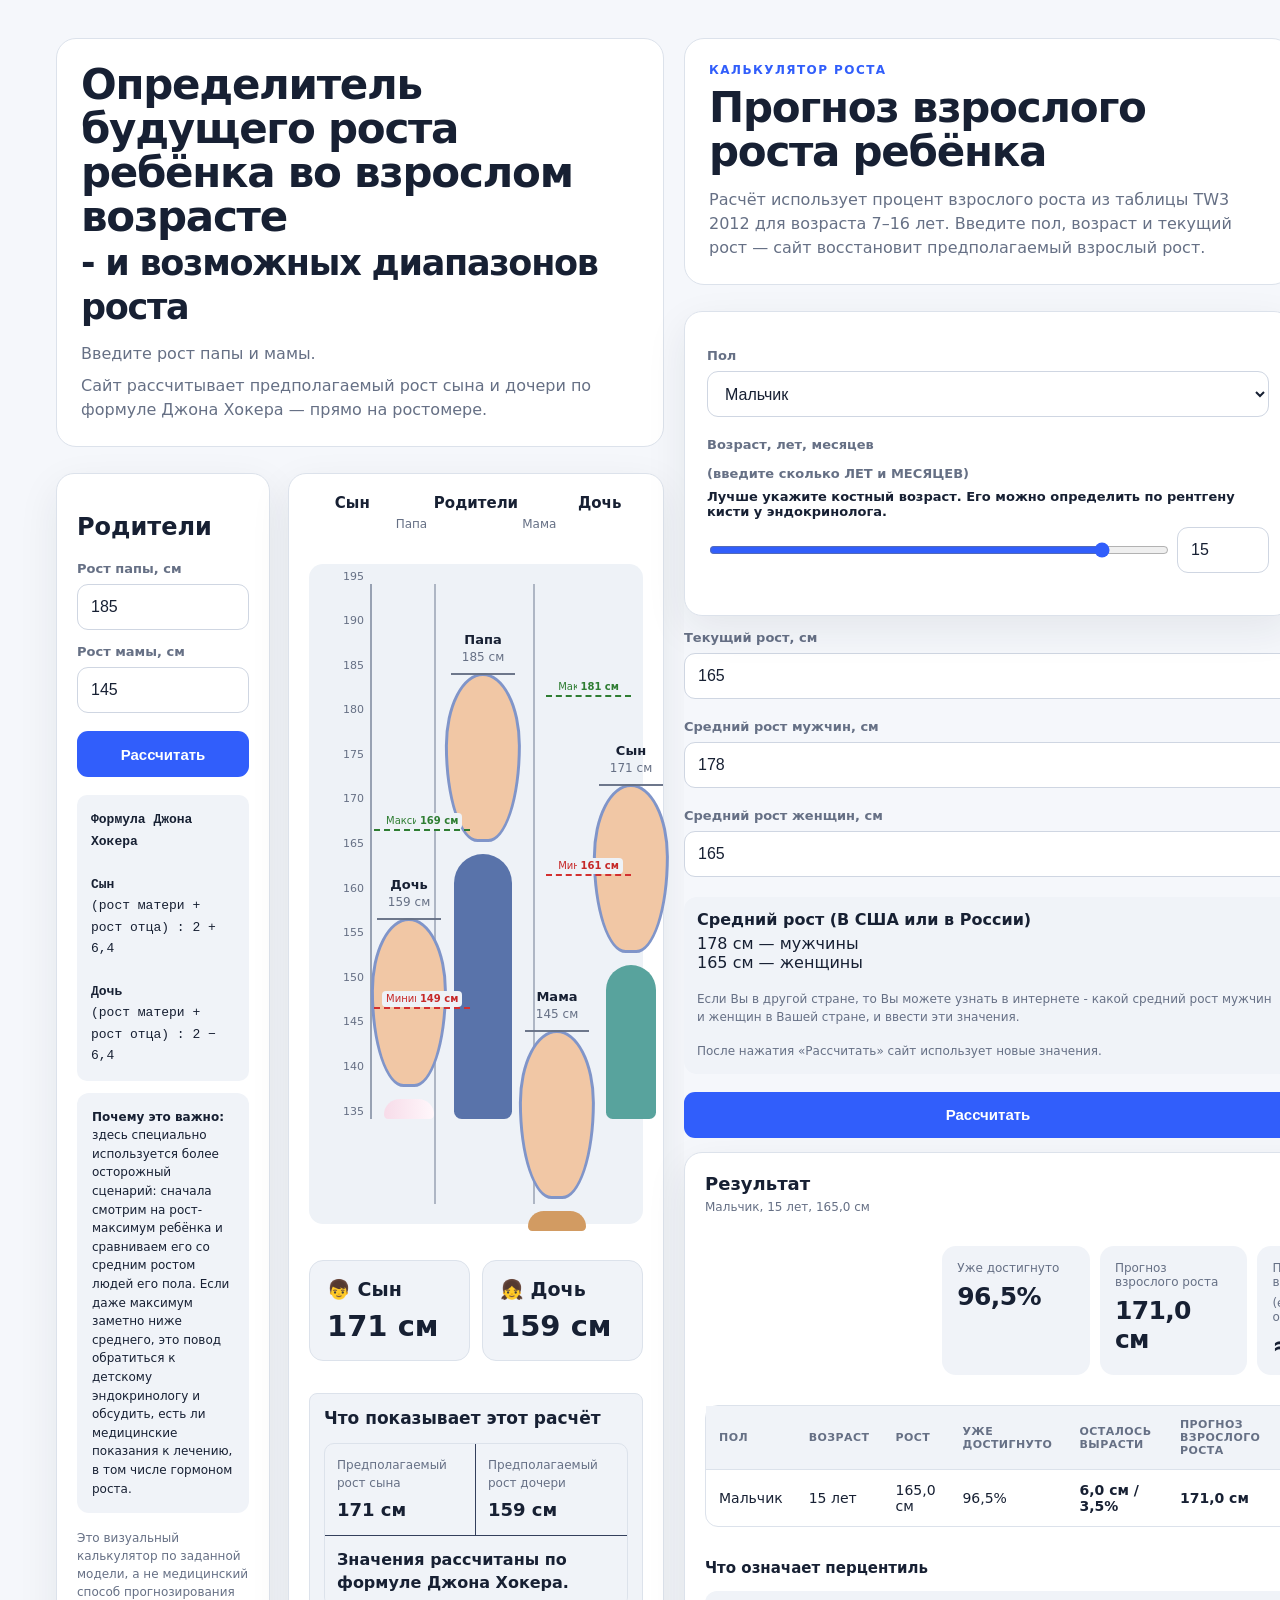
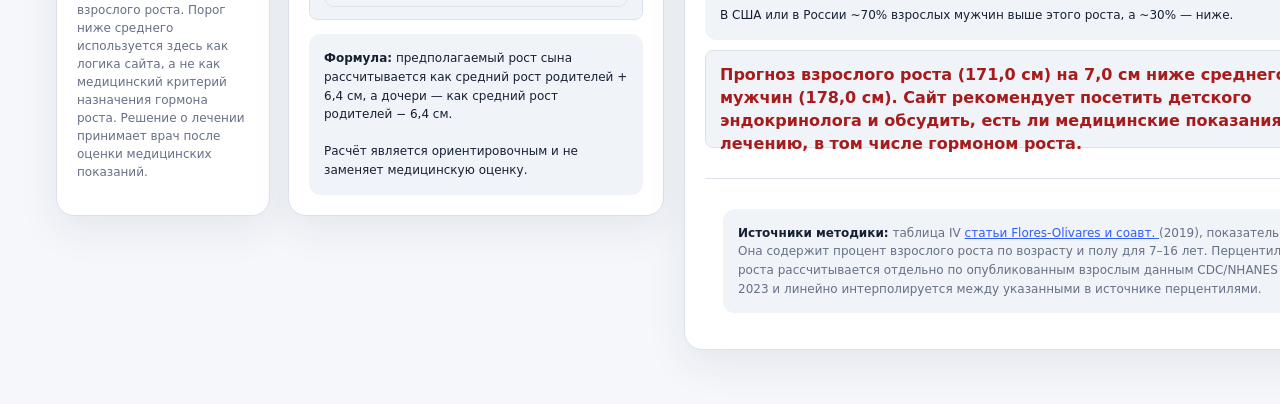
<file: obsolete/объединённый/index.html>
<!doctype html>

<html lang="ru">
<head>
    
<meta charset="utf-8">
<meta name="viewport" content="width=device-width,initial-scale=1">

<title>Определитель роста</title>

<link rel="stylesheet" href="assets/css/style.css">

</head>

<body>


  <div class="site-layout">
    <!-- Формула Джона Хокера.html div-->
<div class="formula-section">
  
 <header>
  <h1>
    Определитель будущего роста ребёнка во взрослом возрасте
    <br>
    <small> - и возможных диапазонов роста </small>
  </h1>

  <div class="lead">
  <div>Введите рост папы и мамы.</div>
  <div class="lead-second">
    Сайт рассчитывает предполагаемый рост сына и дочери по формуле Джона Хокера
    — прямо на ростомере.
  </div>
</div>


</header>
    
    <div class="layout">
      
      <section class="card">
      
      <h2>Родители</h2>
      
      <label>Рост папы, см</label>
      
      <input id="dad" type="number" min="70" max="250" value="185" oninput="calculateParents()">

      <label>Рост мамы, см</label>
      
      <input id="mom" type="number" min="70" max="250" value="145" oninput="calculateParents()">
      
      <button onclick="calculateParents()">Рассчитать</button><div class="formula"><b>Формула Джона Хокера</b><br><br><b>Сын</b><br>(рост матери + рост отца) : 2 + 6,4<br><br><b>Дочь</b><br>(рост матери + рост отца) : 2 − 6,4</div><div class="note" style="margin-top:12px;background:#2a2030">
<b>Почему это важно:</b> здесь специально используется более осторожный сценарий: сначала смотрим на рост-максимум ребёнка и сравниваем его со средним ростом людей его пола. Если даже максимум заметно ниже среднего, это повод обратиться к детскому эндокринологу и обсудить, есть ли медицинские показания к лечению, в том числе гормоном роста.
</div>

<!-- Формула Джона Хокера.html div-->
<div class="disclaimer">Это визуальный калькулятор по заданной модели, а не медицинский способ прогнозирования взрослого роста. Порог ниже среднего используется здесь как логика сайта, а не как медицинский критерий назначения гормона роста. Решение о лечении принимает врач после оценки медицинских показаний.</div></section><section class="card"><div class="stageHeader">
<div>Сын</div>
<div>Родители<div class="parentNames"><span>Папа</span><span>Мама</span></div></div>
<div>Дочь</div>
</div><div class="stage"><div class="ruler" id="ruler"></div><div class="divider left"></div><div class="divider right"></div><div class="people" id="people"></div></div><div class="results"><div class="result"><h2>👦 Сын</h2><div class="num" id="sonHeight">—</div></div><div class="result"><h2>👧 Дочь</h2><div class="num" id="daughterHeight">—</div></div></div><div id="advice" class="advice"></div><div class="note">
<b>Формула:</b> предполагаемый рост сына рассчитывается как средний рост родителей + 6,4 см, а дочери — как средний рост родителей − 6,4 см.<br><br>
Расчёт является ориентировочным и не заменяет медицинскую оценку.
</div></section></div></div>



<!-- прогноз и перцентиль.html - див -->

<div id="app">
  <main class="prediction-section">
    <header>
      <div class="eyebrow">Калькулятор роста</div>
      <h1>Прогноз взрослого роста ребёнка</h1>
      <p class="lead">Расчёт использует процент взрослого роста из таблицы TW3 2012 для возраста 7–16 лет. Введите пол, возраст и текущий рост — сайт восстановит предполагаемый взрослый рост.</p>
    </header>

    <div class="grid">
      <section class="card controls">
        <div class="field">
          <label for="gender">Пол</label>
          <select id="gender">
            <option value="male">Мальчик</option>
            <option value="female">Девочка</option>
          </select>
        </div>

        <div class="field">
          <label for="age">Возраст, лет, месяцев</label>
          <label for="">(введите сколько ЛЕТ и МЕСЯЦЕВ)</label>

          <div class="age age-hint" style="    display: block;
    font-size: 13px;
    font-weight: 750;
    margin-bottom: 8px;">
            Лучше укажите костный возраст. Его можно определить по рентгену кисти у эндокринолога.
          </div>

          <div class="age-row">
            <input id="ageRange" type="range" min="7" max="16" step="0.1" value="15">
            <input id="age" type="number" min="7" max="16" step="0.1" value="15">
          </div>

        </div>

          <!--          <div class="small" style="margin-top:7px">Для дробного возраста проценты интерполируются между соседними возрастами таблицы.</div>
        -->
        
        </div>

        <div class="field">
          <label for="height">Текущий рост, см</label>
          <input id="height" type="number" min="80" max="230" step="0.1" value="165">
          <div id="heightError" class="error" hidden>Введите рост от 80 до 230 см.</div>
        </div>

        <div class="field">
          <label for="avgMale">Средний рост мужчин, см</label>
          <input id="avgMale" type="number" min="100" max="230" step="0.1" value="178">
        </div>

        <div class="field">
          <label for="avgFemale">Средний рост женщин, см</label>
          <input id="avgFemale" type="number" min="100" max="230" step="0.1" value="165">
        </div>

        <div class="refbox">
          <strong>Средний рост (В США или в России)</strong>
          <div id="averageText">178 см — мужчины</div>
          <div id="averageText">165 см — женщины</div>
          <br/>
          <div class="small">
            Если Вы в другой стране, то Вы можете узнать в интернете - какой средний рост мужчин и женщин в Вашей стране, и ввести эти значения.
            <br/>  <br/>
            После нажатия «Рассчитать» сайт использует новые значения.</div>

        </div>
        <button id="calc">Рассчитать</button>
      </section>

     <section class="card results" style="
    display: grid;
    grid-template-areas:
        &quot;result-head result-head result-head&quot;
        &quot;. hero hero&quot;
        &quot;table-wrap table-wrap table-wrap&quot;
        &quot;percentil percentil percentil&quot;
        &quot;source source source&quot;;
    grid-template-columns: 1fr 1fr 1fr;
    width: 742px;
    padding: 20px;
">
        <div class="result-head" style="
    grid-area:  result-head;
">
          <div>
            <div class="result-title">Результат</div>
            <div id="summary" class="small">Мальчик, 14,6 лет, 165,0 см</div>
          </div>
          <div class="badge">TW3 2012</div>
        </div>
        
        <div class="hero" style="
    grid-area: hero;
">
          <div class="metric"><div class="k">Уже достигнуто</div><div id="pctReached" class="v">95,1%</div></div>
          <div class="metric"><div class="k">Прогноз взрослого роста</div><div id="adultHeight" class="v">173,4 см</div></div>
          <div class="metric">
            <div class="k">Перцентиль взрослого роста</div>
            <div class="k">(если ребёнок отстаёт по росту)</div>
    
            <div id="percentile" class="v">≈41-й</div></div>
        </div>
        
        <div class="table-wrap" style="
    grid-area:  table-wrap;
">
          <table>
            <thead><tr><th>Пол</th>
              
              <th>Возраст</th>
              
              <th>Рост</th>
              
              <th>Уже достигнуто</th><th>Осталось вырасти</th><th>Прогноз взрослого роста</th><th>Перцентиль взрослого роста</th></tr></thead>
            <tbody><tr>
              <td id="rgender">Мальчик</td><td id="rAge">14,6 лет</td><td id="rHeight">165,0 см</td><td id="rReached">95,1%</td>
              <td id="rRemaining"><strong class="highlight">8,4 см / 4,9%</strong></td><td id="rAdult"><strong class="highlight">173,4 см</strong></td><td id="rPercentile"><strong class="highlight">≈41-й перцентиль</strong></td>
            </tr></tbody>
          </table>
        </div>

        <div class="section" style="
    grid-area: percentil;
">
          <h2>Что означает перцентиль</h2>
          <div id="percentileText" class="note">В США или в России ~59% взрослых мужчин выше этого роста, а ~41% — ниже.</div>
          <div id="growthHormoneAdvice" class="advice percentileWarning">Прогноз взрослого роста (173,4 см) на 4,6 см ниже среднего роста мужчин (178,0 см).
      Сайт рекомендует посетить детского эндокринолога и обсудить, есть ли медицинские показания к лечению, в том числе гормоном роста.</div>
        </div>

        <div class="source" style="
    grid-area: source;
">
          <div class="note"><strong>Источники методики:</strong> 
            таблица IV
            <a href="https://www.researchgate.net/publication/333539082_Comparacion_de_Tres_Metodologias_para_Estimar_el_Porcentaje_de_Estatura_Adulta_en_Ninos_y_Ninas_de_7_a_16_Anos" target="_blank">
               статьи  Flores-Olivares и соавт. 
            </a> 
                       
            (2019), показатель TW3 2012. 
            Она содержит процент взрослого роста по возрасту и полу для 7–16 лет.
             Перцентиль взрослого роста рассчитывается отдельно по опубликованным взрослым данным CDC/NHANES США 2021–2023 
             и линейно интерполируется между указанными в источнике перцентилями.
            
            
            </div>

        </div>
      </section>


    </div>
  </main>
</div>

</div>

<script src="assets/js/script.js"></script>

</body>


</html>
</file>
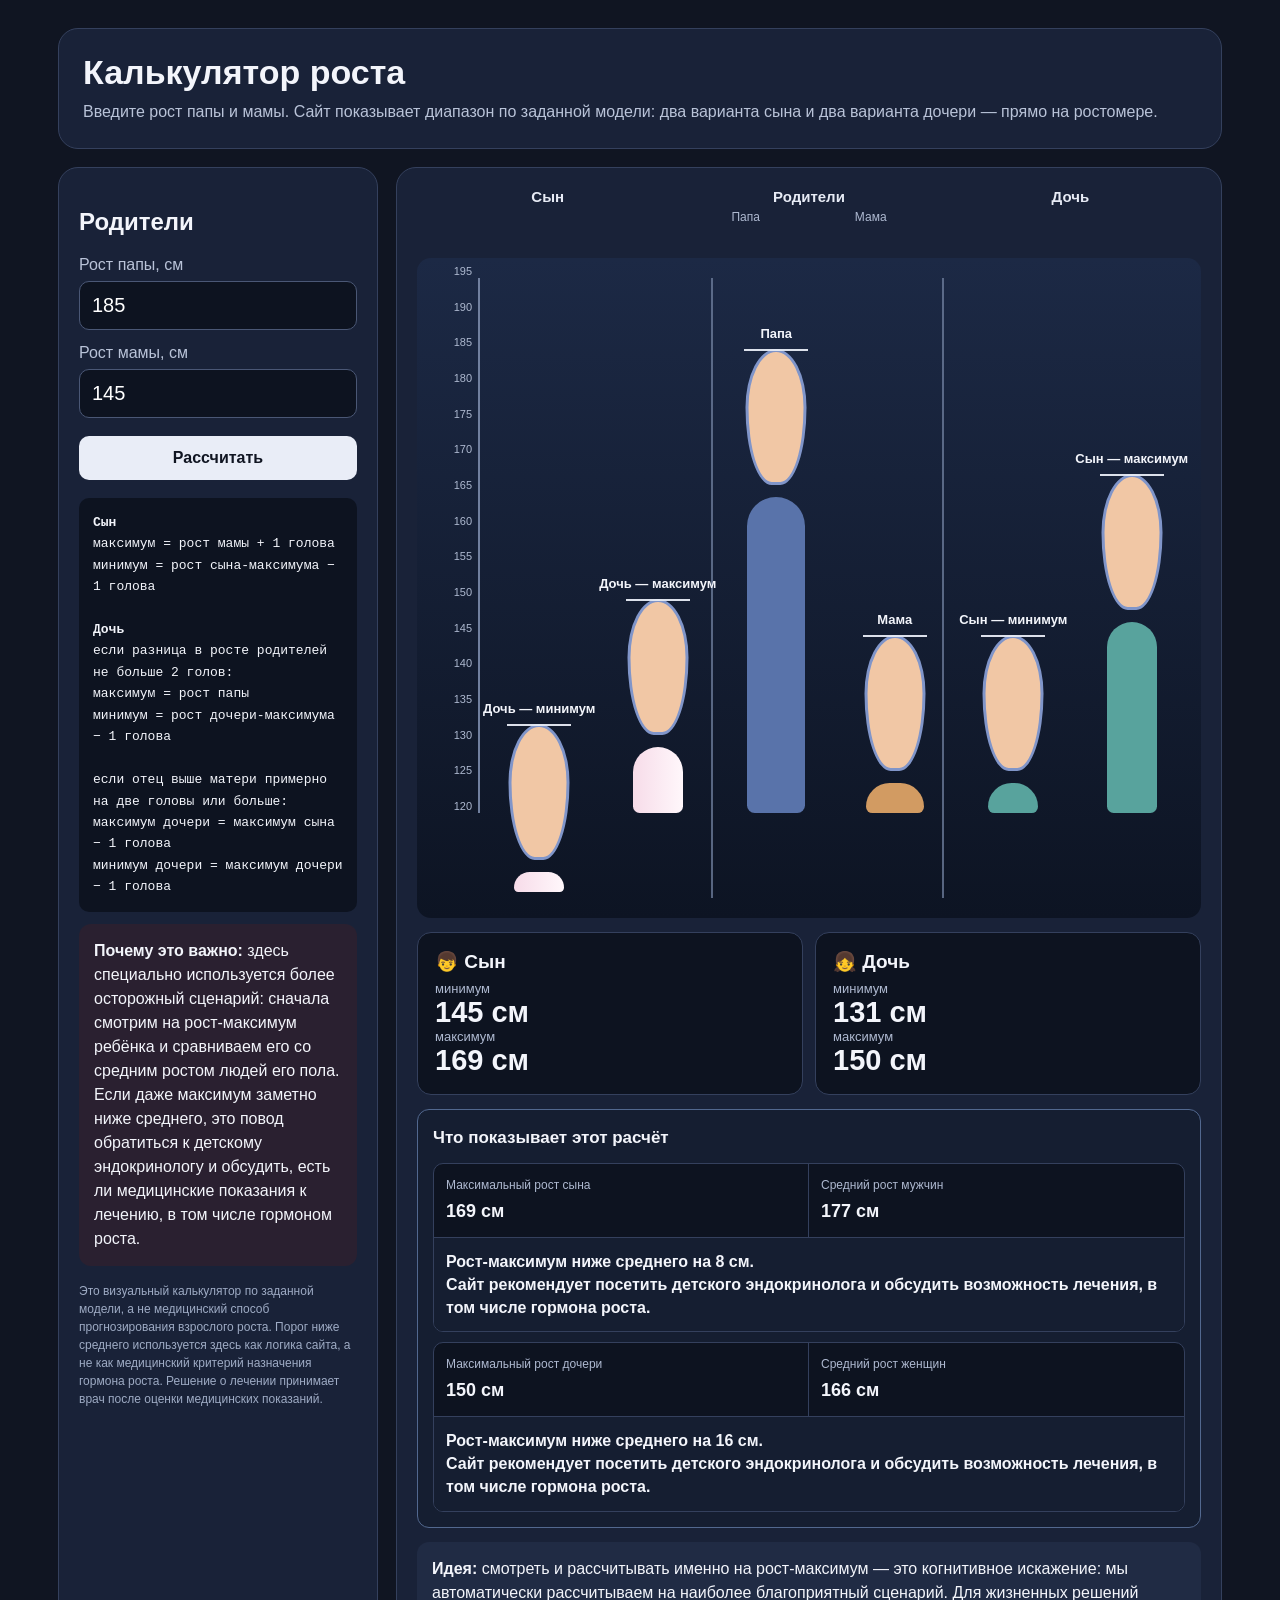
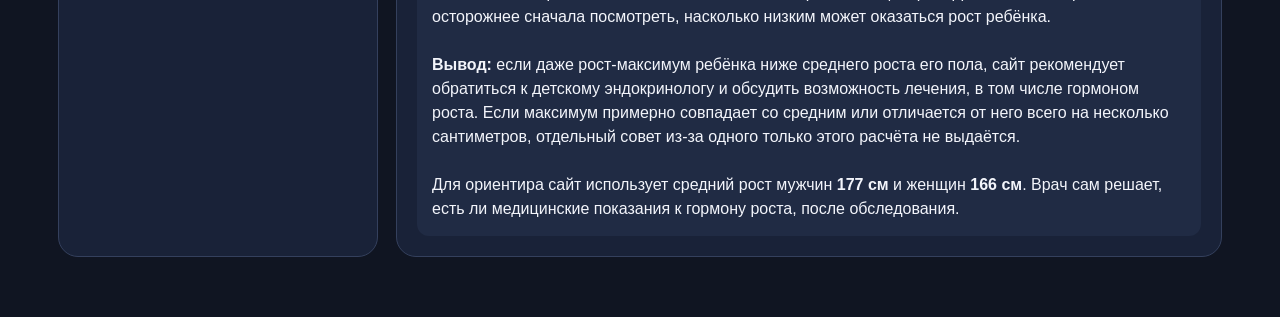
<file: калькулятор - дочь-макс может быть выше сына-мин.html>
<!doctype html><html lang="ru"><head><meta charset="utf-8"><meta name="viewport" content="width=device-width,initial-scale=1"><title>Калькулятор роста</title><style>
*{box-sizing:border-box}body{margin:0;font-family:Arial,sans-serif;background:#101522;color:#f3f5fb}.wrap{max-width:1200px;margin:auto;padding:28px 18px 60px}header,.card{background:#192238;border:1px solid #34405d;border-radius:20px}header{padding:24px;margin-bottom:18px}h1{margin:0 0 8px;font-size:34px}.lead{color:#b9c3d8;line-height:1.5}.layout{display:grid;grid-template-columns:320px 1fr;gap:18px}.card{padding:20px}label{display:block;color:#b9c3d8;margin:14px 0 7px}input{width:100%;padding:12px;border-radius:10px;border:1px solid #4a5775;background:#0d1320;color:white;font-size:20px}button{width:100%;padding:13px;margin-top:18px;border:0;border-radius:10px;background:#e9edf7;color:#101522;font-weight:bold;font-size:16px;cursor:pointer}.formula{margin-top:18px;padding:14px;background:#0d1320;border-radius:10px;line-height:1.65;font-family:monospace}.stageHeader{
position:relative;height:62px;margin-bottom:8px;color:#e7ebf5;
display:grid;grid-template-columns:2fr 2fr 2fr;text-align:center;
font-weight:800;font-size:15px;align-items:start;
}
.stageHeader .parentNames{
font-size:12px;color:#aeb9d0;font-weight:400;margin-top:5px;
display:flex;justify-content:center;gap:95px;
}
.stage{height:660px;position:relative;overflow:visible;border-radius:14px;background:linear-gradient(#1c2945,#0d1423)}.ruler{position:absolute;left:8px;z-index:3;top:20px;height:535px;width:55px;border-right:2px solid #71809f}.tick{position:absolute;right:6px;height:14px;line-height:14px;color:#aeb9d0;font-size:11px}.divider{position:absolute;top:20px;bottom:20px;width:2px;background:#71809f;opacity:.75;z-index:1}.divider.left{left:37.5%}.divider.right{left:67%}.stageHeaders{position:absolute;top:18px;left:65px;right:12px;display:grid;grid-template-columns:2fr 2fr 2fr;text-align:center;font-weight:800;font-size:15px;color:#e7ebf5}.parentHeader{position:absolute;top:43px;left:65px;right:12px;display:flex;justify-content:center;gap:95px;font-size:12px;color:#aeb9d0}
.people{position:absolute;left:65px;right:12px;top:20px;height:535px;
display:flex;align-items:flex-end;justify-content:space-around;gap:4px}.person{height:100%;flex:1;min-width:70px;position:relative;
display:block;text-align:center}
.personGuide{position:absolute;height:2px;background:#e7ebf5;opacity:.95;
left:calc(50% - 16px);width:32px;z-index:5;pointer-events:none}.personHead{
position:absolute;
width:45px;
height:100px;
border-radius:50% 50% 43% 43% / 43% 43% 57% 57%;
left:50%;
transform:translateX(-50%);
background:#f1c7a5;
border:3px solid #8095c9;
z-index:3
}.personBody{position:absolute;width:58px;left:50%;transform:translateX(-50%);border-radius:30px 30px 8px 8px;background:#8095c9;z-index:2}.dad .personBody{background:#5973aa}.mom .personBody{background:#d29b62}.son .personBody{width:50px;background:#58a39d}.daughter .personBody{width:50px;background:linear-gradient(90deg,#f7dce9,#fff7fb)}.person b{position:absolute;left:50%;transform:translate(-50%, -100%);
font-size:13px;white-space:nowrap;z-index:4}.person small{display:none}.results{display:grid;grid-template-columns:1fr 1fr;gap:12px;margin-top:14px}.result{background:#0d1320;border:1px solid #34405d;border-radius:14px;padding:17px}.result h2{margin:0 0 8px;font-size:19px}.num{font-size:29px;font-weight:900}.muted{color:#aeb9d0;font-size:13px}.note{margin-top:14px;padding:15px;border-radius:12px;background:#202b44;line-height:1.5}.advice{margin-top:14px;padding:15px;border-radius:12px;border:1px solid #52688f;background:#151e31;line-height:1.5}
.advice h3{margin:0 0 12px;font-size:17px}.comparison{display:grid;gap:10px}.comparisonRow{display:grid;grid-template-columns:1fr 1fr;gap:0;background:#0d1320;border:1px solid #34405d;border-radius:10px;overflow:hidden}.comparisonCell{padding:12px;border-bottom:1px solid #34405d}.comparisonCell:first-child{border-right:1px solid #34405d}.comparisonLabel{color:#aeb9d0;font-size:12px;margin-bottom:4px}.comparisonValue{font-size:18px;font-weight:800}.comparisonResult{grid-column:1/-1;padding:12px;font-weight:700;line-height:1.45;background:#151e31}@media(max-width:600px){.comparisonRow{grid-template-columns:1fr}}
.disclaimer{color:#9eabc4;font-size:12px;line-height:1.5;margin-top:16px}@media(max-width:850px){.layout{grid-template-columns:1fr}.stage{height:540px}.person{min-width:45px}.person b{font-size:10px}.body{width:45px}.son .body,.daughter .body{width:39px}}
</style></head><body><div class="wrap"><header><h1>Калькулятор роста</h1><div class="lead">Введите рост папы и мамы. Сайт показывает диапазон по заданной модели: два варианта сына и два варианта дочери — прямо на ростомере.</div></header><div class="layout"><section class="card"><h2>Родители</h2><label>Рост папы, см</label><input id="dad" type="number" min="70" max="250" value="185"><label>Рост мамы, см</label><input id="mom" type="number" min="70" max="250" value="145"><button onclick="calculate()">Рассчитать</button><div class="formula"><b>Сын</b><br>максимум = рост мамы + 1 голова<br>минимум = рост сына-максимума − 1 голова<br><br><b>Дочь</b><br>если разница в росте родителей не больше 2 голов:<br>максимум = рост папы<br>минимум = рост дочери-максимума − 1 голова<br><br>если отец выше матери примерно на две головы или больше:<br>максимум дочери = максимум сына − 1 голова<br>минимум дочери = максимум дочери − 1 голова</div><div class="note" style="margin-top:12px;background:#2a2030">
<b>Почему это важно:</b> здесь специально используется более осторожный сценарий: сначала смотрим на рост-максимум ребёнка и сравниваем его со средним ростом людей его пола. Если даже максимум заметно ниже среднего, это повод обратиться к детскому эндокринологу и обсудить, есть ли медицинские показания к лечению, в том числе гормоном роста.
</div>
<div class="disclaimer">Это визуальный калькулятор по заданной модели, а не медицинский способ прогнозирования взрослого роста. Порог ниже среднего используется здесь как логика сайта, а не как медицинский критерий назначения гормона роста. Решение о лечении принимает врач после оценки медицинских показаний.</div></section><section class="card"><div class="stageHeader">
<div>Сын</div>
<div>Родители<div class="parentNames"><span>Папа</span><span>Мама</span></div></div>
<div>Дочь</div>
</div><div class="stage"><div class="ruler" id="ruler"></div><div class="divider left"></div><div class="divider right"></div><div class="people" id="people"></div></div><div class="results"><div class="result"><h2>👦 Сын</h2><div class="muted">минимум</div><div class="num" id="sonMin">—</div><div class="muted">максимум</div><div class="num" id="sonMax">—</div></div><div class="result"><h2>👧 Дочь</h2><div class="muted">минимум</div><div class="num" id="daughterMin">—</div><div class="muted">максимум</div><div class="num" id="daughterMax">—</div></div></div><div id="advice" class="advice"></div><div class="note">
<b>Идея:</b> смотреть и рассчитывать именно на рост-максимум — это когнитивное искажение: мы автоматически рассчитываем на наиболее благоприятный сценарий. Для жизненных решений осторожнее сначала посмотреть, насколько низким может оказаться рост ребёнка.<br><br>
<b>Вывод:</b> если даже рост-максимум ребёнка ниже среднего роста его пола, сайт рекомендует обратиться к детскому эндокринологу и обсудить возможность лечения, в том числе гормоном роста. Если максимум примерно совпадает со средним или отличается от него всего на несколько сантиметров, отдельный совет из-за одного только этого расчёта не выдаётся.<br><br>
Для ориентира сайт использует средний рост мужчин <b>177 см</b> и женщин <b>166 см</b>. Врач сам решает, есть ли медицинские показания к гормону роста, после обследования.
</div></section></div></div><script>
function calculate(){
    const dad=+document.getElementById('dad').value;
    const mom=+document.getElementById('mom').value;
    if(!dad||!mom)return;

    // В исходной модели "голова" для расчёта роста сына = 24 см.
    // Для перехода от максимума сына к максимуму дочери используется 19 см.
    const head=24;
    const daughterHead=19;

    let sonMax, sonMin, daughterMax, daughterMin;

    // Сын: максимум на одну голову выше матери.
    sonMax=mom+head;
    sonMin=sonMax-head;

    // Максимальный рост дочери всегда ниже максимального роста сына.
    // Минимальный рост дочери всегда ниже её максимального роста.
    daughterMax=sonMax-daughterHead;
    daughterMin=daughterMax-daughterHead;

    const sonAverage=177;
    const daughterAverage=166;
    const tolerance=3;

    document.getElementById('sonMin').textContent=Math.round(sonMin)+' см';
    document.getElementById('sonMax').textContent=Math.round(sonMax)+' см';
    document.getElementById('daughterMin').textContent=Math.round(daughterMin)+' см';
    document.getElementById('daughterMax').textContent=Math.round(daughterMax)+' см';

    const people=[
        ['Дочь — минимум',daughterMin,'daughter'],
        ['Дочь — максимум',daughterMax,'daughter'],
        ['Папа',dad,'dad'],
        ['Мама',mom,'mom'],
        ['Сын — минимум',sonMin,'son'],
        ['Сын — максимум',sonMax,'son']
    ];

    const all=people.map(x=>x[1]);

    // ================================================================
    // РОСТОМЕР: КООРДИНАТЫ ЦИФР = ОСНОВА ДЛЯ ВСЕХ ФИГУР
    // ================================================================
    const lo=Math.floor((Math.min(...all)-10)/5)*5;
    const hi=Math.ceil((Math.max(...all)+10)/5)*5;
    const H=535;

    /*
       Сначала физически создаём цифры ростомера.

       Для КАЖДОЙ цифры запоминаем:
         x  = её горизонтальная координата
         y  = НИЖНЮЮ координату цифры

       Именно эти координаты потом используются для фигур.
       Отдельной шкалы для фигур НЕТ.
    */
    const rulerCoords={};
    let ticks='';

    for(let h=lo;h<=hi;h+=5){
        const bottomY=H-(h-lo)*(H/(hi-lo));
        const topY=bottomY-14;

        // Пока только создаём цифры.
        // Реальные x/y будут считаны НИЖЕ, после вставки в DOM.
        ticks+=`<div class="tick" data-height="${h}" style="top:${topY}px">${h}</div>`;
    }

    const ruler=document.getElementById('ruler');
    ruler.innerHTML=ticks;

    /*
       Теперь цифры уже реально существуют на странице.
       Запоминаем ИХ ФАКТИЧЕСКИЕ координаты:
         x = offsetLeft
         y = offsetTop + offsetHeight = нижний край цифры

       Это именно та координата, которую потом используем
       для постановки линии роста.
    */
    ruler.querySelectorAll('.tick').forEach(el=>{
        const h=Number(el.dataset.height);

        rulerCoords[h]={
            x:el.offsetLeft,
            y:el.offsetTop+el.offsetHeight
        };
    });

    /*
       ГЛАВНАЯ ЛОГИКА.

       Если рост ровно кратен 5:
          170 -> берём НИЖНИЙ Y цифры 170.

       Если рост НЕ кратен 5:
          171, 172, 173, 174
          находятся в промежутке 170..175.

       Для ВСЕХ этих значений берём:
          (нижний Y цифры 170 + нижний Y цифры 175) / 2

       То есть они получают ОДИНАКОВУЮ горизонтальную линию,
       строго посередине между двумя ближайшими цифрами ростомера.

       Это специально НЕ является пропорциональной интерполяцией.
    */
    function growthLineY(height){
        const roundedHeight=Math.round(height);

        // Точное значение, кратное 5:
        if(roundedHeight % 5 === 0 && rulerCoords[roundedHeight]){
            return rulerCoords[roundedHeight].y;
        }

        // Нижняя и верхняя отметки, кратные 5.
        const lower=Math.floor(height/5)*5;
        const upper=lower+5;

        const lowerPoint=rulerCoords[lower];
        const upperPoint=rulerCoords[upper];

        if(lowerPoint && upperPoint){
            // СТРОГО СЕРЕДИНА между нижними Y двух цифр.
            return (lowerPoint.y + upperPoint.y) / 2;
        }

        // Запасной вариант только если значение вышло за созданный ростомер.
        return H-(height-lo)*(H/(hi-lo));
    }

    /*
       Фигура:

       ───────────────  <- горизонтальная линия роста
              ○         <- ВЕРХ круга совпадает с линией
             /|\
             / \

       Линия касается круга именно сверху.
       Тело начинается ниже головы.
    */
    // Голова должна занимать примерно 19 см по высоте.
    // Больший диаметр овала расположен вертикально.
    // Меньший диаметр = 45% от большего.
    //
    // Высота ростомера H соответствует диапазону hi-lo сантиметров,
    // поэтому 19 см переводим в реальные пиксели этого ростомера.
    const headHeightCm=19;
    const headHeight=19*(H/(hi-lo));
    const headWidth=headHeight*0.45;
    const headBorder=3;
    const headTotal=headHeight+headBorder*2;
    const bodyGap=6;

    document.getElementById('people').innerHTML=people.map(p=>{
        const growthY=growthLineY(p[1]);

        // ВЕРХ головы = линия роста.
        const headTop=growthY;

        // Тело начинается под кругом.
        const bodyTop=headTop+headTotal+bodyGap;
        const bodyHeight=Math.max(20,H-bodyTop);

        // Горизонтальная линия роста для каждой фигуры.
        const guide=
            `<div class="personGuide"
                  style="top:${growthY}px;
                         left:calc(50% - 32px);
                         width:64px"></div>`;

        return `<div class="person ${p[2]}">
            ${guide}
            <div class="personHead" style="top:${headTop}px;width:${headWidth}px;height:${headHeight}px"></div>
            <div class="personBody" style="top:${bodyTop}px;height:${bodyHeight}px"></div>
            <b style="top:${headTop-8}px">${p[0]}</b>
        </div>`;
    }).join('');

    const sonNeedsDoctor=sonMax < sonAverage-tolerance;
    const daughterNeedsDoctor=daughterMax < daughterAverage-tolerance;

    const sonDifference=sonAverage-Math.round(sonMax);
    const daughterDifference=daughterAverage-Math.round(daughterMax);

    const sonAdvice=sonNeedsDoctor
        ? `<div class="comparisonRow"><div class="comparisonCell"><div class="comparisonLabel">Максимальный рост сына</div><div class="comparisonValue">${Math.round(sonMax)} см</div></div><div class="comparisonCell"><div class="comparisonLabel">Средний рост мужчин</div><div class="comparisonValue">${sonAverage} см</div></div><div class="comparisonResult">Рост-максимум ниже среднего на ${sonDifference} см.<br>Сайт рекомендует посетить детского эндокринолога и обсудить возможность лечения, в том числе гормона роста.</div></div>`
        : `<div class="comparisonRow"><div class="comparisonCell"><div class="comparisonLabel">Максимальный рост сына</div><div class="comparisonValue">${Math.round(sonMax)} см</div></div><div class="comparisonCell"><div class="comparisonLabel">Средний рост мужчин</div><div class="comparisonValue">${sonAverage} см</div></div><div class="comparisonResult">Разница — ${Math.abs(sonDifference)} см. По одной этой модели отдельный совет обращаться к врачу не выдаётся.</div></div>`;

    const daughterAdvice=daughterNeedsDoctor
        ? `<div class="comparisonRow"><div class="comparisonCell"><div class="comparisonLabel">Максимальный рост дочери</div><div class="comparisonValue">${Math.round(daughterMax)} см</div></div><div class="comparisonCell"><div class="comparisonLabel">Средний рост женщин</div><div class="comparisonValue">${daughterAverage} см</div></div><div class="comparisonResult">Рост-максимум ниже среднего на ${daughterDifference} см.<br>Сайт рекомендует посетить детского эндокринолога и обсудить возможность лечения, в том числе гормона роста.</div></div>`
        : `<div class="comparisonRow"><div class="comparisonCell"><div class="comparisonLabel">Максимальный рост дочери</div><div class="comparisonValue">${Math.round(daughterMax)} см</div></div><div class="comparisonCell"><div class="comparisonLabel">Средний рост женщин</div><div class="comparisonValue">${daughterAverage} см</div></div><div class="comparisonResult">Разница — ${Math.abs(daughterDifference)} см. По одной этой модели отдельный совет обращаться к врачу не выдаётся.</div></div>`;

    document.getElementById('advice').innerHTML=
        `<h3>Что показывает этот расчёт</h3><div class="comparison">${sonAdvice}${daughterAdvice}</div>`;
}
calculate();
</script></body></html>
</file>
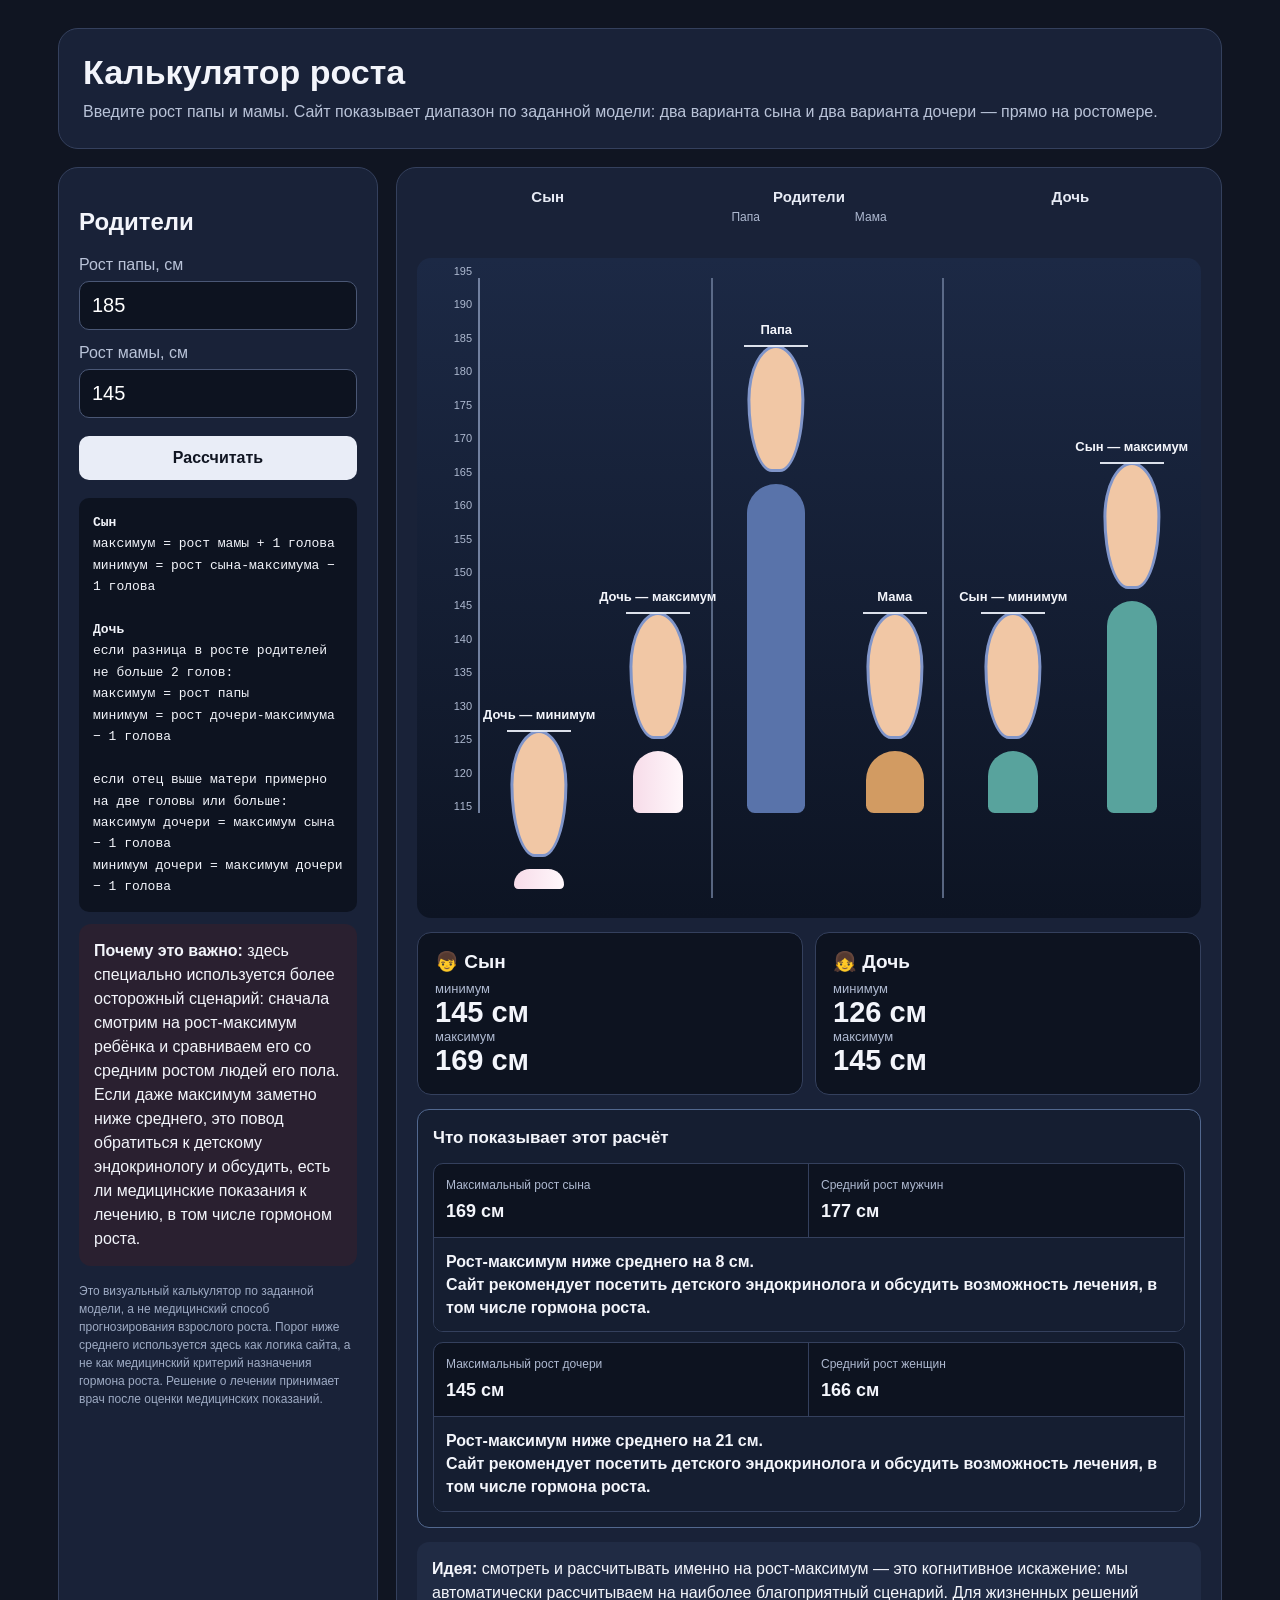
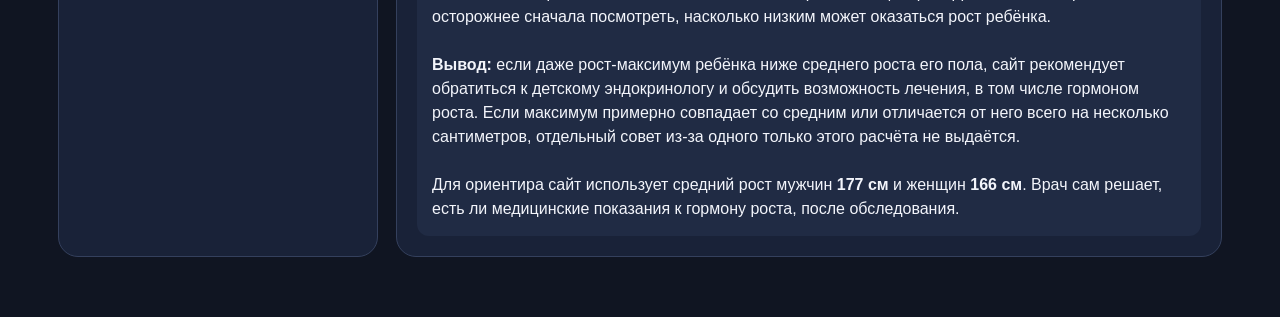
<file: калькулятор - дочь-макс не может быть выше сына-мин.html>
<!doctype html><html lang="ru"><head><meta charset="utf-8"><meta name="viewport" content="width=device-width,initial-scale=1"><title>Калькулятор роста</title><style>
*{box-sizing:border-box}body{margin:0;font-family:Arial,sans-serif;background:#101522;color:#f3f5fb}.wrap{max-width:1200px;margin:auto;padding:28px 18px 60px}header,.card{background:#192238;border:1px solid #34405d;border-radius:20px}header{padding:24px;margin-bottom:18px}h1{margin:0 0 8px;font-size:34px}.lead{color:#b9c3d8;line-height:1.5}.layout{display:grid;grid-template-columns:320px 1fr;gap:18px}.card{padding:20px}label{display:block;color:#b9c3d8;margin:14px 0 7px}input{width:100%;padding:12px;border-radius:10px;border:1px solid #4a5775;background:#0d1320;color:white;font-size:20px}button{width:100%;padding:13px;margin-top:18px;border:0;border-radius:10px;background:#e9edf7;color:#101522;font-weight:bold;font-size:16px;cursor:pointer}.formula{margin-top:18px;padding:14px;background:#0d1320;border-radius:10px;line-height:1.65;font-family:monospace}.stageHeader{
position:relative;height:62px;margin-bottom:8px;color:#e7ebf5;
display:grid;grid-template-columns:2fr 2fr 2fr;text-align:center;
font-weight:800;font-size:15px;align-items:start;
}
.stageHeader .parentNames{
font-size:12px;color:#aeb9d0;font-weight:400;margin-top:5px;
display:flex;justify-content:center;gap:95px;
}
.stage{height:660px;position:relative;overflow:visible;border-radius:14px;background:linear-gradient(#1c2945,#0d1423)}.ruler{position:absolute;left:8px;z-index:3;top:20px;height:535px;width:55px;border-right:2px solid #71809f}.tick{position:absolute;right:6px;height:14px;line-height:14px;color:#aeb9d0;font-size:11px}.divider{position:absolute;top:20px;bottom:20px;width:2px;background:#71809f;opacity:.75;z-index:1}.divider.left{left:37.5%}.divider.right{left:67%}.stageHeaders{position:absolute;top:18px;left:65px;right:12px;display:grid;grid-template-columns:2fr 2fr 2fr;text-align:center;font-weight:800;font-size:15px;color:#e7ebf5}.parentHeader{position:absolute;top:43px;left:65px;right:12px;display:flex;justify-content:center;gap:95px;font-size:12px;color:#aeb9d0}
.people{position:absolute;left:65px;right:12px;top:20px;height:535px;
display:flex;align-items:flex-end;justify-content:space-around;gap:4px}.person{height:100%;flex:1;min-width:70px;position:relative;
display:block;text-align:center}
.personGuide{position:absolute;height:2px;background:#e7ebf5;opacity:.95;
left:calc(50% - 16px);width:32px;z-index:5;pointer-events:none}.personHead{
position:absolute;
width:45px;
height:100px;
border-radius:50% 50% 43% 43% / 43% 43% 57% 57%;
left:50%;
transform:translateX(-50%);
background:#f1c7a5;
border:3px solid #8095c9;
z-index:3
}.personBody{position:absolute;width:58px;left:50%;transform:translateX(-50%);border-radius:30px 30px 8px 8px;background:#8095c9;z-index:2}.dad .personBody{background:#5973aa}.mom .personBody{background:#d29b62}.son .personBody{width:50px;background:#58a39d}.daughter .personBody{width:50px;background:linear-gradient(90deg,#f7dce9,#fff7fb)}.person b{position:absolute;left:50%;transform:translate(-50%, -100%);
font-size:13px;white-space:nowrap;z-index:4}.person small{display:none}.results{display:grid;grid-template-columns:1fr 1fr;gap:12px;margin-top:14px}.result{background:#0d1320;border:1px solid #34405d;border-radius:14px;padding:17px}.result h2{margin:0 0 8px;font-size:19px}.num{font-size:29px;font-weight:900}.muted{color:#aeb9d0;font-size:13px}.note{margin-top:14px;padding:15px;border-radius:12px;background:#202b44;line-height:1.5}.advice{margin-top:14px;padding:15px;border-radius:12px;border:1px solid #52688f;background:#151e31;line-height:1.5}
.advice h3{margin:0 0 12px;font-size:17px}.comparison{display:grid;gap:10px}.comparisonRow{display:grid;grid-template-columns:1fr 1fr;gap:0;background:#0d1320;border:1px solid #34405d;border-radius:10px;overflow:hidden}.comparisonCell{padding:12px;border-bottom:1px solid #34405d}.comparisonCell:first-child{border-right:1px solid #34405d}.comparisonLabel{color:#aeb9d0;font-size:12px;margin-bottom:4px}.comparisonValue{font-size:18px;font-weight:800}.comparisonResult{grid-column:1/-1;padding:12px;font-weight:700;line-height:1.45;background:#151e31}@media(max-width:600px){.comparisonRow{grid-template-columns:1fr}}
.disclaimer{color:#9eabc4;font-size:12px;line-height:1.5;margin-top:16px}@media(max-width:850px){.layout{grid-template-columns:1fr}.stage{height:540px}.person{min-width:45px}.person b{font-size:10px}.body{width:45px}.son .body,.daughter .body{width:39px}}
</style></head><body><div class="wrap"><header><h1>Калькулятор роста</h1><div class="lead">Введите рост папы и мамы. Сайт показывает диапазон по заданной модели: два варианта сына и два варианта дочери — прямо на ростомере.</div></header><div class="layout"><section class="card"><h2>Родители</h2><label>Рост папы, см</label><input id="dad" type="number" min="70" max="250" value="185"><label>Рост мамы, см</label><input id="mom" type="number" min="70" max="250" value="145"><button onclick="calculate()">Рассчитать</button><div class="formula"><b>Сын</b><br>максимум = рост мамы + 1 голова<br>минимум = рост сына-максимума − 1 голова<br><br><b>Дочь</b><br>если разница в росте родителей не больше 2 голов:<br>максимум = рост папы<br>минимум = рост дочери-максимума − 1 голова<br><br>если отец выше матери примерно на две головы или больше:<br>максимум дочери = максимум сына − 1 голова<br>минимум дочери = максимум дочери − 1 голова</div><div class="note" style="margin-top:12px;background:#2a2030">
<b>Почему это важно:</b> здесь специально используется более осторожный сценарий: сначала смотрим на рост-максимум ребёнка и сравниваем его со средним ростом людей его пола. Если даже максимум заметно ниже среднего, это повод обратиться к детскому эндокринологу и обсудить, есть ли медицинские показания к лечению, в том числе гормоном роста.
</div>
<div class="disclaimer">Это визуальный калькулятор по заданной модели, а не медицинский способ прогнозирования взрослого роста. Порог ниже среднего используется здесь как логика сайта, а не как медицинский критерий назначения гормона роста. Решение о лечении принимает врач после оценки медицинских показаний.</div></section><section class="card"><div class="stageHeader">
<div>Сын</div>
<div>Родители<div class="parentNames"><span>Папа</span><span>Мама</span></div></div>
<div>Дочь</div>
</div><div class="stage"><div class="ruler" id="ruler"></div><div class="divider left"></div><div class="divider right"></div><div class="people" id="people"></div></div><div class="results"><div class="result"><h2>👦 Сын</h2><div class="muted">минимум</div><div class="num" id="sonMin">—</div><div class="muted">максимум</div><div class="num" id="sonMax">—</div></div><div class="result"><h2>👧 Дочь</h2><div class="muted">минимум</div><div class="num" id="daughterMin">—</div><div class="muted">максимум</div><div class="num" id="daughterMax">—</div></div></div><div id="advice" class="advice"></div><div class="note">
<b>Идея:</b> смотреть и рассчитывать именно на рост-максимум — это когнитивное искажение: мы автоматически рассчитываем на наиболее благоприятный сценарий. Для жизненных решений осторожнее сначала посмотреть, насколько низким может оказаться рост ребёнка.<br><br>
<b>Вывод:</b> если даже рост-максимум ребёнка ниже среднего роста его пола, сайт рекомендует обратиться к детскому эндокринологу и обсудить возможность лечения, в том числе гормоном роста. Если максимум примерно совпадает со средним или отличается от него всего на несколько сантиметров, отдельный совет из-за одного только этого расчёта не выдаётся.<br><br>
Для ориентира сайт использует средний рост мужчин <b>177 см</b> и женщин <b>166 см</b>. Врач сам решает, есть ли медицинские показания к гормону роста, после обследования.
</div></section></div></div><script>
function calculate(){
    const dad=+document.getElementById('dad').value;
    const mom=+document.getElementById('mom').value;
    if(!dad||!mom)return;

    // В исходной модели "голова" для расчёта роста сына = 24 см.
    // Для перехода от максимума сына к максимуму дочери используется 19 см.
    const head=24;
    const daughterHead=19;

    let sonMax, sonMin, daughterMax, daughterMin;

    // Сын: максимум на одну голову выше матери.
    sonMax=mom+head;
    sonMin=sonMax-head;

    // Максимальный рост дочери всегда ниже максимального роста сына
    // и не может быть больше минимального роста сына.
    // Минимальный рост дочери всегда ниже её максимального роста.
    daughterMax=Math.min(sonMax-daughterHead, sonMin);
    daughterMin=daughterMax-daughterHead;

    const sonAverage=177;
    const daughterAverage=166;
    const tolerance=3;

    document.getElementById('sonMin').textContent=Math.round(sonMin)+' см';
    document.getElementById('sonMax').textContent=Math.round(sonMax)+' см';
    document.getElementById('daughterMin').textContent=Math.round(daughterMin)+' см';
    document.getElementById('daughterMax').textContent=Math.round(daughterMax)+' см';

    const people=[
        ['Дочь — минимум',daughterMin,'daughter'],
        ['Дочь — максимум',daughterMax,'daughter'],
        ['Папа',dad,'dad'],
        ['Мама',mom,'mom'],
        ['Сын — минимум',sonMin,'son'],
        ['Сын — максимум',sonMax,'son']
    ];

    const all=people.map(x=>x[1]);

    // ================================================================
    // РОСТОМЕР: КООРДИНАТЫ ЦИФР = ОСНОВА ДЛЯ ВСЕХ ФИГУР
    // ================================================================
    const lo=Math.floor((Math.min(...all)-10)/5)*5;
    const hi=Math.ceil((Math.max(...all)+10)/5)*5;
    const H=535;

    /*
       Сначала физически создаём цифры ростомера.

       Для КАЖДОЙ цифры запоминаем:
         x  = её горизонтальная координата
         y  = НИЖНЮЮ координату цифры

       Именно эти координаты потом используются для фигур.
       Отдельной шкалы для фигур НЕТ.
    */
    const rulerCoords={};
    let ticks='';

    for(let h=lo;h<=hi;h+=5){
        const bottomY=H-(h-lo)*(H/(hi-lo));
        const topY=bottomY-14;

        // Пока только создаём цифры.
        // Реальные x/y будут считаны НИЖЕ, после вставки в DOM.
        ticks+=`<div class="tick" data-height="${h}" style="top:${topY}px">${h}</div>`;
    }

    const ruler=document.getElementById('ruler');
    ruler.innerHTML=ticks;

    /*
       Теперь цифры уже реально существуют на странице.
       Запоминаем ИХ ФАКТИЧЕСКИЕ координаты:
         x = offsetLeft
         y = offsetTop + offsetHeight = нижний край цифры

       Это именно та координата, которую потом используем
       для постановки линии роста.
    */
    ruler.querySelectorAll('.tick').forEach(el=>{
        const h=Number(el.dataset.height);

        rulerCoords[h]={
            x:el.offsetLeft,
            y:el.offsetTop+el.offsetHeight
        };
    });

    /*
       ГЛАВНАЯ ЛОГИКА.

       Если рост ровно кратен 5:
          170 -> берём НИЖНИЙ Y цифры 170.

       Если рост НЕ кратен 5:
          171, 172, 173, 174
          находятся в промежутке 170..175.

       Для ВСЕХ этих значений берём:
          (нижний Y цифры 170 + нижний Y цифры 175) / 2

       То есть они получают ОДИНАКОВУЮ горизонтальную линию,
       строго посередине между двумя ближайшими цифрами ростомера.

       Это специально НЕ является пропорциональной интерполяцией.
    */
    function growthLineY(height){
        const roundedHeight=Math.round(height);

        // Точное значение, кратное 5:
        if(roundedHeight % 5 === 0 && rulerCoords[roundedHeight]){
            return rulerCoords[roundedHeight].y;
        }

        // Нижняя и верхняя отметки, кратные 5.
        const lower=Math.floor(height/5)*5;
        const upper=lower+5;

        const lowerPoint=rulerCoords[lower];
        const upperPoint=rulerCoords[upper];

        if(lowerPoint && upperPoint){
            // СТРОГО СЕРЕДИНА между нижними Y двух цифр.
            return (lowerPoint.y + upperPoint.y) / 2;
        }

        // Запасной вариант только если значение вышло за созданный ростомер.
        return H-(height-lo)*(H/(hi-lo));
    }

    /*
       Фигура:

       ───────────────  <- горизонтальная линия роста
              ○         <- ВЕРХ круга совпадает с линией
             /|\
             / \

       Линия касается круга именно сверху.
       Тело начинается ниже головы.
    */
    // Голова должна занимать примерно 19 см по высоте.
    // Больший диаметр овала расположен вертикально.
    // Меньший диаметр = 45% от большего.
    //
    // Высота ростомера H соответствует диапазону hi-lo сантиметров,
    // поэтому 19 см переводим в реальные пиксели этого ростомера.
    const headHeightCm=19;
    const headHeight=19*(H/(hi-lo));
    const headWidth=headHeight*0.45;
    const headBorder=3;
    const headTotal=headHeight+headBorder*2;
    const bodyGap=6;

    document.getElementById('people').innerHTML=people.map(p=>{
        const growthY=growthLineY(p[1]);

        // ВЕРХ головы = линия роста.
        const headTop=growthY;

        // Тело начинается под кругом.
        const bodyTop=headTop+headTotal+bodyGap;
        const bodyHeight=Math.max(20,H-bodyTop);

        // Горизонтальная линия роста для каждой фигуры.
        const guide=
            `<div class="personGuide"
                  style="top:${growthY}px;
                         left:calc(50% - 32px);
                         width:64px"></div>`;

        return `<div class="person ${p[2]}">
            ${guide}
            <div class="personHead" style="top:${headTop}px;width:${headWidth}px;height:${headHeight}px"></div>
            <div class="personBody" style="top:${bodyTop}px;height:${bodyHeight}px"></div>
            <b style="top:${headTop-8}px">${p[0]}</b>
        </div>`;
    }).join('');

    const sonNeedsDoctor=sonMax < sonAverage-tolerance;
    const daughterNeedsDoctor=daughterMax < daughterAverage-tolerance;

    const sonDifference=sonAverage-Math.round(sonMax);
    const daughterDifference=daughterAverage-Math.round(daughterMax);

    const sonAdvice=sonNeedsDoctor
        ? `<div class="comparisonRow"><div class="comparisonCell"><div class="comparisonLabel">Максимальный рост сына</div><div class="comparisonValue">${Math.round(sonMax)} см</div></div><div class="comparisonCell"><div class="comparisonLabel">Средний рост мужчин</div><div class="comparisonValue">${sonAverage} см</div></div><div class="comparisonResult">Рост-максимум ниже среднего на ${sonDifference} см.<br>Сайт рекомендует посетить детского эндокринолога и обсудить возможность лечения, в том числе гормона роста.</div></div>`
        : `<div class="comparisonRow"><div class="comparisonCell"><div class="comparisonLabel">Максимальный рост сына</div><div class="comparisonValue">${Math.round(sonMax)} см</div></div><div class="comparisonCell"><div class="comparisonLabel">Средний рост мужчин</div><div class="comparisonValue">${sonAverage} см</div></div><div class="comparisonResult">Разница — ${Math.abs(sonDifference)} см. По одной этой модели отдельный совет обращаться к врачу не выдаётся.</div></div>`;

    const daughterAdvice=daughterNeedsDoctor
        ? `<div class="comparisonRow"><div class="comparisonCell"><div class="comparisonLabel">Максимальный рост дочери</div><div class="comparisonValue">${Math.round(daughterMax)} см</div></div><div class="comparisonCell"><div class="comparisonLabel">Средний рост женщин</div><div class="comparisonValue">${daughterAverage} см</div></div><div class="comparisonResult">Рост-максимум ниже среднего на ${daughterDifference} см.<br>Сайт рекомендует посетить детского эндокринолога и обсудить возможность лечения, в том числе гормона роста.</div></div>`
        : `<div class="comparisonRow"><div class="comparisonCell"><div class="comparisonLabel">Максимальный рост дочери</div><div class="comparisonValue">${Math.round(daughterMax)} см</div></div><div class="comparisonCell"><div class="comparisonLabel">Средний рост женщин</div><div class="comparisonValue">${daughterAverage} см</div></div><div class="comparisonResult">Разница — ${Math.abs(daughterDifference)} см. По одной этой модели отдельный совет обращаться к врачу не выдаётся.</div></div>`;

    document.getElementById('advice').innerHTML=
        `<h3>Что показывает этот расчёт</h3><div class="comparison">${sonAdvice}${daughterAdvice}</div>`;
}
calculate();
</script></body></html>
</file>
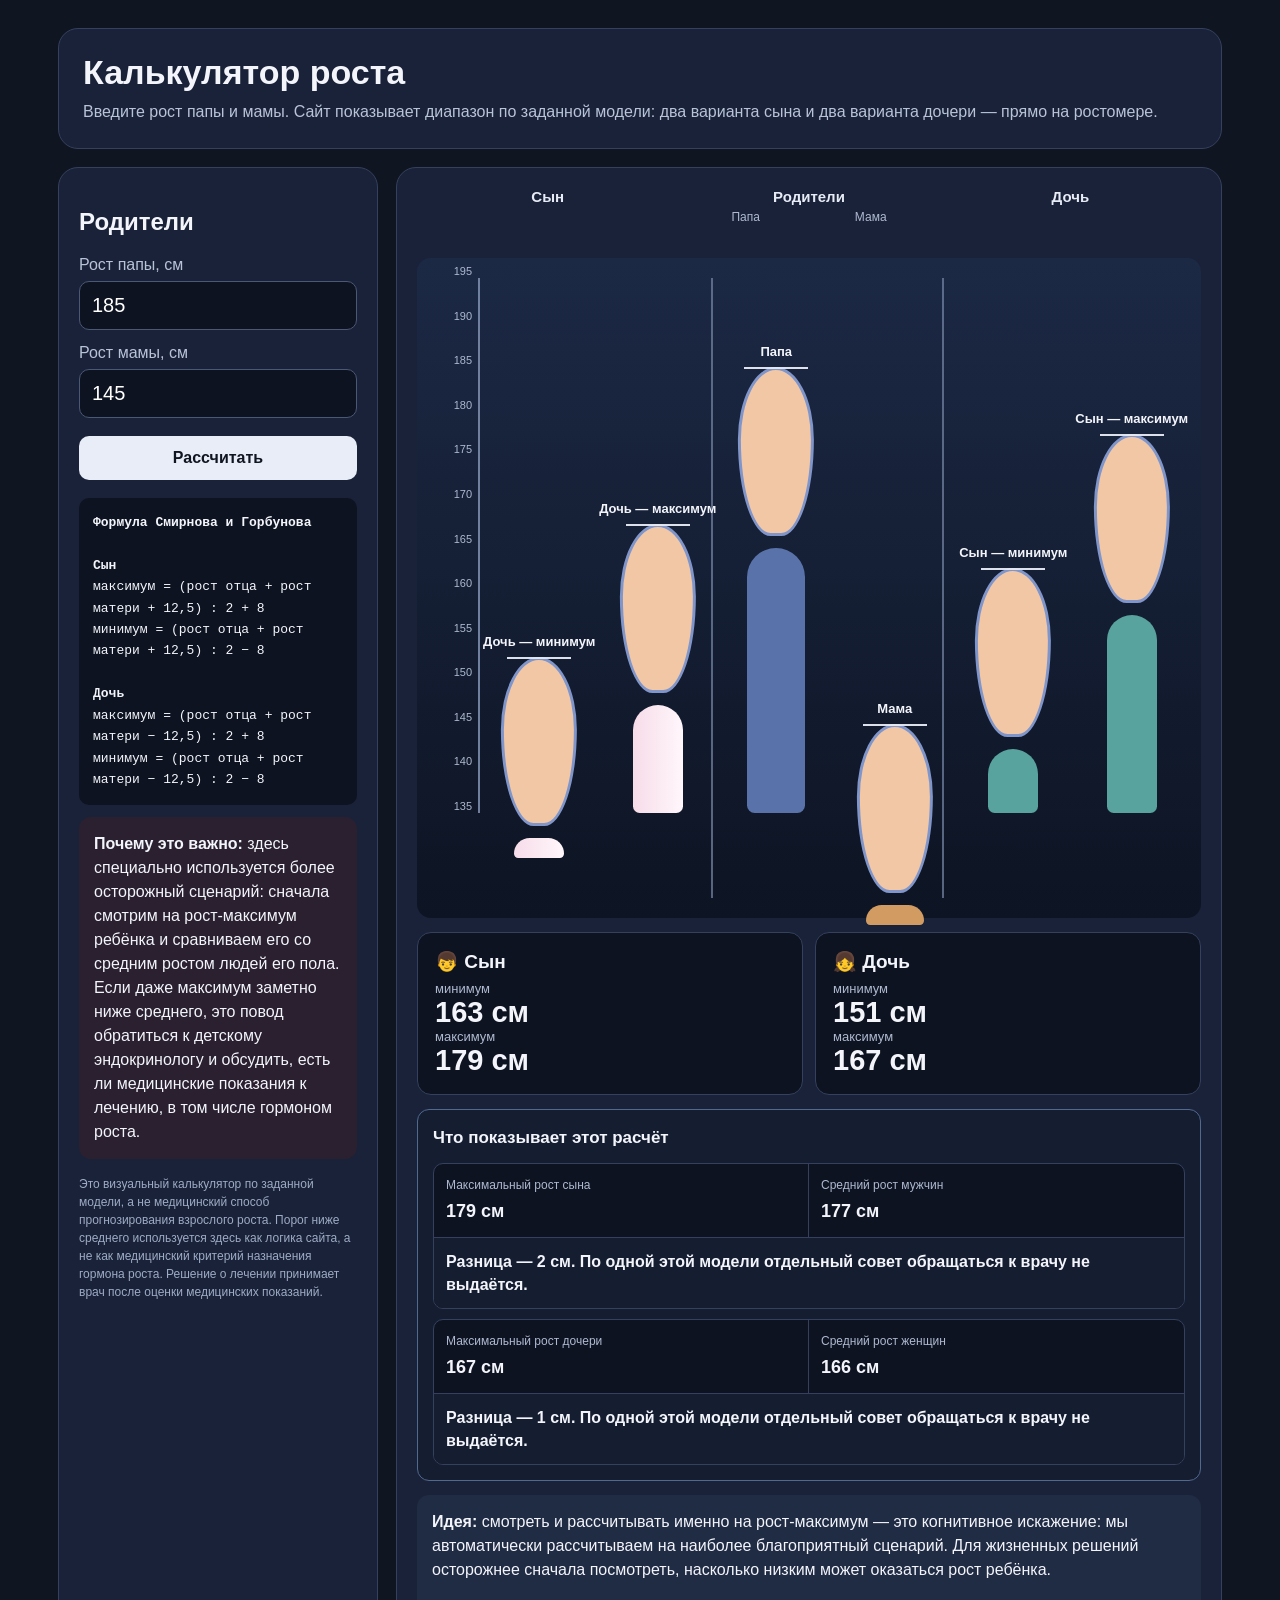
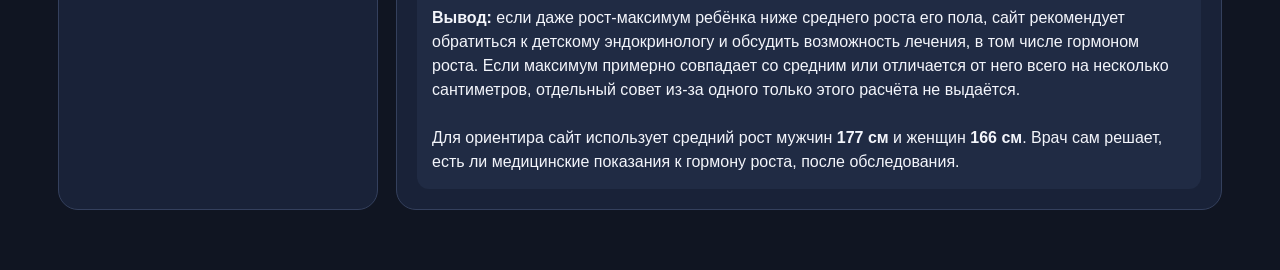
<file: калькулятор_формулы_Смирнова_Горбунова.html>
<!doctype html><html lang="ru"><head><meta charset="utf-8"><meta name="viewport" content="width=device-width,initial-scale=1"><title>Калькулятор роста</title><style>
*{box-sizing:border-box}body{margin:0;font-family:Arial,sans-serif;background:#101522;color:#f3f5fb}.wrap{max-width:1200px;margin:auto;padding:28px 18px 60px}header,.card{background:#192238;border:1px solid #34405d;border-radius:20px}header{padding:24px;margin-bottom:18px}h1{margin:0 0 8px;font-size:34px}.lead{color:#b9c3d8;line-height:1.5}.layout{display:grid;grid-template-columns:320px 1fr;gap:18px}.card{padding:20px}label{display:block;color:#b9c3d8;margin:14px 0 7px}input{width:100%;padding:12px;border-radius:10px;border:1px solid #4a5775;background:#0d1320;color:white;font-size:20px}button{width:100%;padding:13px;margin-top:18px;border:0;border-radius:10px;background:#e9edf7;color:#101522;font-weight:bold;font-size:16px;cursor:pointer}.formula{margin-top:18px;padding:14px;background:#0d1320;border-radius:10px;line-height:1.65;font-family:monospace}.stageHeader{
position:relative;height:62px;margin-bottom:8px;color:#e7ebf5;
display:grid;grid-template-columns:2fr 2fr 2fr;text-align:center;
font-weight:800;font-size:15px;align-items:start;
}
.stageHeader .parentNames{
font-size:12px;color:#aeb9d0;font-weight:400;margin-top:5px;
display:flex;justify-content:center;gap:95px;
}
.stage{height:660px;position:relative;overflow:visible;border-radius:14px;background:linear-gradient(#1c2945,#0d1423)}.ruler{position:absolute;left:8px;z-index:3;top:20px;height:535px;width:55px;border-right:2px solid #71809f}.tick{position:absolute;right:6px;height:14px;line-height:14px;color:#aeb9d0;font-size:11px}.divider{position:absolute;top:20px;bottom:20px;width:2px;background:#71809f;opacity:.75;z-index:1}.divider.left{left:37.5%}.divider.right{left:67%}.stageHeaders{position:absolute;top:18px;left:65px;right:12px;display:grid;grid-template-columns:2fr 2fr 2fr;text-align:center;font-weight:800;font-size:15px;color:#e7ebf5}.parentHeader{position:absolute;top:43px;left:65px;right:12px;display:flex;justify-content:center;gap:95px;font-size:12px;color:#aeb9d0}
.people{position:absolute;left:65px;right:12px;top:20px;height:535px;
display:flex;align-items:flex-end;justify-content:space-around;gap:4px}.person{height:100%;flex:1;min-width:70px;position:relative;
display:block;text-align:center}
.personGuide{position:absolute;height:2px;background:#e7ebf5;opacity:.95;
left:calc(50% - 16px);width:32px;z-index:5;pointer-events:none}.personHead{
position:absolute;
width:45px;
height:100px;
border-radius:50% 50% 43% 43% / 43% 43% 57% 57%;
left:50%;
transform:translateX(-50%);
background:#f1c7a5;
border:3px solid #8095c9;
z-index:3
}.personBody{position:absolute;width:58px;left:50%;transform:translateX(-50%);border-radius:30px 30px 8px 8px;background:#8095c9;z-index:2}.dad .personBody{background:#5973aa}.mom .personBody{background:#d29b62}.son .personBody{width:50px;background:#58a39d}.daughter .personBody{width:50px;background:linear-gradient(90deg,#f7dce9,#fff7fb)}.person b{position:absolute;left:50%;transform:translate(-50%, -100%);
font-size:13px;white-space:nowrap;z-index:4}.person small{display:none}.results{display:grid;grid-template-columns:1fr 1fr;gap:12px;margin-top:14px}.result{background:#0d1320;border:1px solid #34405d;border-radius:14px;padding:17px}.result h2{margin:0 0 8px;font-size:19px}.num{font-size:29px;font-weight:900}.muted{color:#aeb9d0;font-size:13px}.note{margin-top:14px;padding:15px;border-radius:12px;background:#202b44;line-height:1.5}.advice{margin-top:14px;padding:15px;border-radius:12px;border:1px solid #52688f;background:#151e31;line-height:1.5}
.advice h3{margin:0 0 12px;font-size:17px}.comparison{display:grid;gap:10px}.comparisonRow{display:grid;grid-template-columns:1fr 1fr;gap:0;background:#0d1320;border:1px solid #34405d;border-radius:10px;overflow:hidden}.comparisonCell{padding:12px;border-bottom:1px solid #34405d}.comparisonCell:first-child{border-right:1px solid #34405d}.comparisonLabel{color:#aeb9d0;font-size:12px;margin-bottom:4px}.comparisonValue{font-size:18px;font-weight:800}.comparisonResult{grid-column:1/-1;padding:12px;font-weight:700;line-height:1.45;background:#151e31}@media(max-width:600px){.comparisonRow{grid-template-columns:1fr}}
.disclaimer{color:#9eabc4;font-size:12px;line-height:1.5;margin-top:16px}@media(max-width:850px){.layout{grid-template-columns:1fr}.stage{height:540px}.person{min-width:45px}.person b{font-size:10px}.body{width:45px}.son .body,.daughter .body{width:39px}}
</style></head><body><div class="wrap"><header><h1>Калькулятор роста</h1><div class="lead">Введите рост папы и мамы. Сайт показывает диапазон по заданной модели: два варианта сына и два варианта дочери — прямо на ростомере.</div></header><div class="layout"><section class="card"><h2>Родители</h2><label>Рост папы, см</label><input id="dad" type="number" min="70" max="250" value="185"><label>Рост мамы, см</label><input id="mom" type="number" min="70" max="250" value="145"><button onclick="calculate()">Рассчитать</button><div class="formula"><b>Формула Смирнова и Горбунова</b><br><br><b>Сын</b><br>максимум = (рост отца + рост матери + 12,5) : 2 + 8<br>минимум = (рост отца + рост матери + 12,5) : 2 − 8<br><br><b>Дочь</b><br>максимум = (рост отца + рост матери − 12,5) : 2 + 8<br>минимум = (рост отца + рост матери − 12,5) : 2 − 8</div><div class="note" style="margin-top:12px;background:#2a2030">
<b>Почему это важно:</b> здесь специально используется более осторожный сценарий: сначала смотрим на рост-максимум ребёнка и сравниваем его со средним ростом людей его пола. Если даже максимум заметно ниже среднего, это повод обратиться к детскому эндокринологу и обсудить, есть ли медицинские показания к лечению, в том числе гормоном роста.
</div>
<div class="disclaimer">Это визуальный калькулятор по заданной модели, а не медицинский способ прогнозирования взрослого роста. Порог ниже среднего используется здесь как логика сайта, а не как медицинский критерий назначения гормона роста. Решение о лечении принимает врач после оценки медицинских показаний.</div></section><section class="card"><div class="stageHeader">
<div>Сын</div>
<div>Родители<div class="parentNames"><span>Папа</span><span>Мама</span></div></div>
<div>Дочь</div>
</div><div class="stage"><div class="ruler" id="ruler"></div><div class="divider left"></div><div class="divider right"></div><div class="people" id="people"></div></div><div class="results"><div class="result"><h2>👦 Сын</h2><div class="muted">минимум</div><div class="num" id="sonMin">—</div><div class="muted">максимум</div><div class="num" id="sonMax">—</div></div><div class="result"><h2>👧 Дочь</h2><div class="muted">минимум</div><div class="num" id="daughterMin">—</div><div class="muted">максимум</div><div class="num" id="daughterMax">—</div></div></div><div id="advice" class="advice"></div><div class="note">
<b>Идея:</b> смотреть и рассчитывать именно на рост-максимум — это когнитивное искажение: мы автоматически рассчитываем на наиболее благоприятный сценарий. Для жизненных решений осторожнее сначала посмотреть, насколько низким может оказаться рост ребёнка.<br><br>
<b>Вывод:</b> если даже рост-максимум ребёнка ниже среднего роста его пола, сайт рекомендует обратиться к детскому эндокринологу и обсудить возможность лечения, в том числе гормоном роста. Если максимум примерно совпадает со средним или отличается от него всего на несколько сантиметров, отдельный совет из-за одного только этого расчёта не выдаётся.<br><br>
Для ориентира сайт использует средний рост мужчин <b>177 см</b> и женщин <b>166 см</b>. Врач сам решает, есть ли медицинские показания к гормону роста, после обследования.
</div></section></div></div><script>
function calculate(){
    const dad=+document.getElementById('dad').value;
    const mom=+document.getElementById('mom').value;
    if(!dad||!mom)return;

    // Формула Смирнова и Горбунова.
    // Сын: (рост отца + рост матери + 12,5) / 2 ± 8.
    // Дочь: (рост отца + рост матери − 12,5) / 2 ± 8.
    const midSon=(dad+mom+12.5)/2;
    const midDaughter=(dad+mom-12.5)/2;

    let sonMax=midSon+8;
    let sonMin=midSon-8;
    let daughterMax=midDaughter+8;
    let daughterMin=midDaughter-8;

    const sonAverage=177;
    const daughterAverage=166;
    const tolerance=3;

    document.getElementById('sonMin').textContent=Math.round(sonMin)+' см';
    document.getElementById('sonMax').textContent=Math.round(sonMax)+' см';
    document.getElementById('daughterMin').textContent=Math.round(daughterMin)+' см';
    document.getElementById('daughterMax').textContent=Math.round(daughterMax)+' см';

    const people=[
        ['Дочь — минимум',daughterMin,'daughter'],
        ['Дочь — максимум',daughterMax,'daughter'],
        ['Папа',dad,'dad'],
        ['Мама',mom,'mom'],
        ['Сын — минимум',sonMin,'son'],
        ['Сын — максимум',sonMax,'son']
    ];

    const all=people.map(x=>x[1]);

    // ================================================================
    // РОСТОМЕР: КООРДИНАТЫ ЦИФР = ОСНОВА ДЛЯ ВСЕХ ФИГУР
    // ================================================================
    const lo=Math.floor((Math.min(...all)-10)/5)*5;
    const hi=Math.ceil((Math.max(...all)+10)/5)*5;
    const H=535;

    /*
       Сначала физически создаём цифры ростомера.

       Для КАЖДОЙ цифры запоминаем:
         x  = её горизонтальная координата
         y  = НИЖНЮЮ координату цифры

       Именно эти координаты потом используются для фигур.
       Отдельной шкалы для фигур НЕТ.
    */
    const rulerCoords={};
    let ticks='';

    for(let h=lo;h<=hi;h+=5){
        const bottomY=H-(h-lo)*(H/(hi-lo));
        const topY=bottomY-14;

        // Пока только создаём цифры.
        // Реальные x/y будут считаны НИЖЕ, после вставки в DOM.
        ticks+=`<div class="tick" data-height="${h}" style="top:${topY}px">${h}</div>`;
    }

    const ruler=document.getElementById('ruler');
    ruler.innerHTML=ticks;

    /*
       Теперь цифры уже реально существуют на странице.
       Запоминаем ИХ ФАКТИЧЕСКИЕ координаты:
         x = offsetLeft
         y = offsetTop + offsetHeight = нижний край цифры

       Это именно та координата, которую потом используем
       для постановки линии роста.
    */
    ruler.querySelectorAll('.tick').forEach(el=>{
        const h=Number(el.dataset.height);

        rulerCoords[h]={
            x:el.offsetLeft,
            y:el.offsetTop+el.offsetHeight
        };
    });

    /*
       ГЛАВНАЯ ЛОГИКА.

       Если рост ровно кратен 5:
          170 -> берём НИЖНИЙ Y цифры 170.

       Если рост НЕ кратен 5:
          171, 172, 173, 174
          находятся в промежутке 170..175.

       Для ВСЕХ этих значений берём:
          (нижний Y цифры 170 + нижний Y цифры 175) / 2

       То есть они получают ОДИНАКОВУЮ горизонтальную линию,
       строго посередине между двумя ближайшими цифрами ростомера.

       Это специально НЕ является пропорциональной интерполяцией.
    */
    function growthLineY(height){
        const roundedHeight=Math.round(height);

        // Точное значение, кратное 5:
        if(roundedHeight % 5 === 0 && rulerCoords[roundedHeight]){
            return rulerCoords[roundedHeight].y;
        }

        // Нижняя и верхняя отметки, кратные 5.
        const lower=Math.floor(height/5)*5;
        const upper=lower+5;

        const lowerPoint=rulerCoords[lower];
        const upperPoint=rulerCoords[upper];

        if(lowerPoint && upperPoint){
            // СТРОГО СЕРЕДИНА между нижними Y двух цифр.
            return (lowerPoint.y + upperPoint.y) / 2;
        }

        // Запасной вариант только если значение вышло за созданный ростомер.
        return H-(height-lo)*(H/(hi-lo));
    }

    /*
       Фигура:

       ───────────────  <- горизонтальная линия роста
              ○         <- ВЕРХ круга совпадает с линией
             /|\
             / \

       Линия касается круга именно сверху.
       Тело начинается ниже головы.
    */
    // Голова должна занимать примерно 19 см по высоте.
    // Больший диаметр овала расположен вертикально.
    // Меньший диаметр = 45% от большего.
    //
    // Высота ростомера H соответствует диапазону hi-lo сантиметров,
    // поэтому 19 см переводим в реальные пиксели этого ростомера.
    const headHeightCm=19;
    const headHeight=19*(H/(hi-lo));
    const headWidth=headHeight*0.45;
    const headBorder=3;
    const headTotal=headHeight+headBorder*2;
    const bodyGap=6;

    document.getElementById('people').innerHTML=people.map(p=>{
        const growthY=growthLineY(p[1]);

        // ВЕРХ головы = линия роста.
        const headTop=growthY;

        // Тело начинается под кругом.
        const bodyTop=headTop+headTotal+bodyGap;
        const bodyHeight=Math.max(20,H-bodyTop);

        // Горизонтальная линия роста для каждой фигуры.
        const guide=
            `<div class="personGuide"
                  style="top:${growthY}px;
                         left:calc(50% - 32px);
                         width:64px"></div>`;

        return `<div class="person ${p[2]}">
            ${guide}
            <div class="personHead" style="top:${headTop}px;width:${headWidth}px;height:${headHeight}px"></div>
            <div class="personBody" style="top:${bodyTop}px;height:${bodyHeight}px"></div>
            <b style="top:${headTop-8}px">${p[0]}</b>
        </div>`;
    }).join('');

    const sonNeedsDoctor=sonMax < sonAverage-tolerance;
    const daughterNeedsDoctor=daughterMax < daughterAverage-tolerance;

    const sonDifference=sonAverage-Math.round(sonMax);
    const daughterDifference=daughterAverage-Math.round(daughterMax);

    const sonAdvice=sonNeedsDoctor
        ? `<div class="comparisonRow"><div class="comparisonCell"><div class="comparisonLabel">Максимальный рост сына</div><div class="comparisonValue">${Math.round(sonMax)} см</div></div><div class="comparisonCell"><div class="comparisonLabel">Средний рост мужчин</div><div class="comparisonValue">${sonAverage} см</div></div><div class="comparisonResult">Рост-максимум ниже среднего на ${sonDifference} см.<br>Сайт рекомендует посетить детского эндокринолога и обсудить возможность лечения, в том числе гормона роста.</div></div>`
        : `<div class="comparisonRow"><div class="comparisonCell"><div class="comparisonLabel">Максимальный рост сына</div><div class="comparisonValue">${Math.round(sonMax)} см</div></div><div class="comparisonCell"><div class="comparisonLabel">Средний рост мужчин</div><div class="comparisonValue">${sonAverage} см</div></div><div class="comparisonResult">Разница — ${Math.abs(sonDifference)} см. По одной этой модели отдельный совет обращаться к врачу не выдаётся.</div></div>`;

    const daughterAdvice=daughterNeedsDoctor
        ? `<div class="comparisonRow"><div class="comparisonCell"><div class="comparisonLabel">Максимальный рост дочери</div><div class="comparisonValue">${Math.round(daughterMax)} см</div></div><div class="comparisonCell"><div class="comparisonLabel">Средний рост женщин</div><div class="comparisonValue">${daughterAverage} см</div></div><div class="comparisonResult">Рост-максимум ниже среднего на ${daughterDifference} см.<br>Сайт рекомендует посетить детского эндокринолога и обсудить возможность лечения, в том числе гормона роста.</div></div>`
        : `<div class="comparisonRow"><div class="comparisonCell"><div class="comparisonLabel">Максимальный рост дочери</div><div class="comparisonValue">${Math.round(daughterMax)} см</div></div><div class="comparisonCell"><div class="comparisonLabel">Средний рост женщин</div><div class="comparisonValue">${daughterAverage} см</div></div><div class="comparisonResult">Разница — ${Math.abs(daughterDifference)} см. По одной этой модели отдельный совет обращаться к врачу не выдаётся.</div></div>`;

    document.getElementById('advice').innerHTML=
        `<h3>Что показывает этот расчёт</h3><div class="comparison">${sonAdvice}${daughterAdvice}</div>`;
}
calculate();
</script></body></html>
</file>
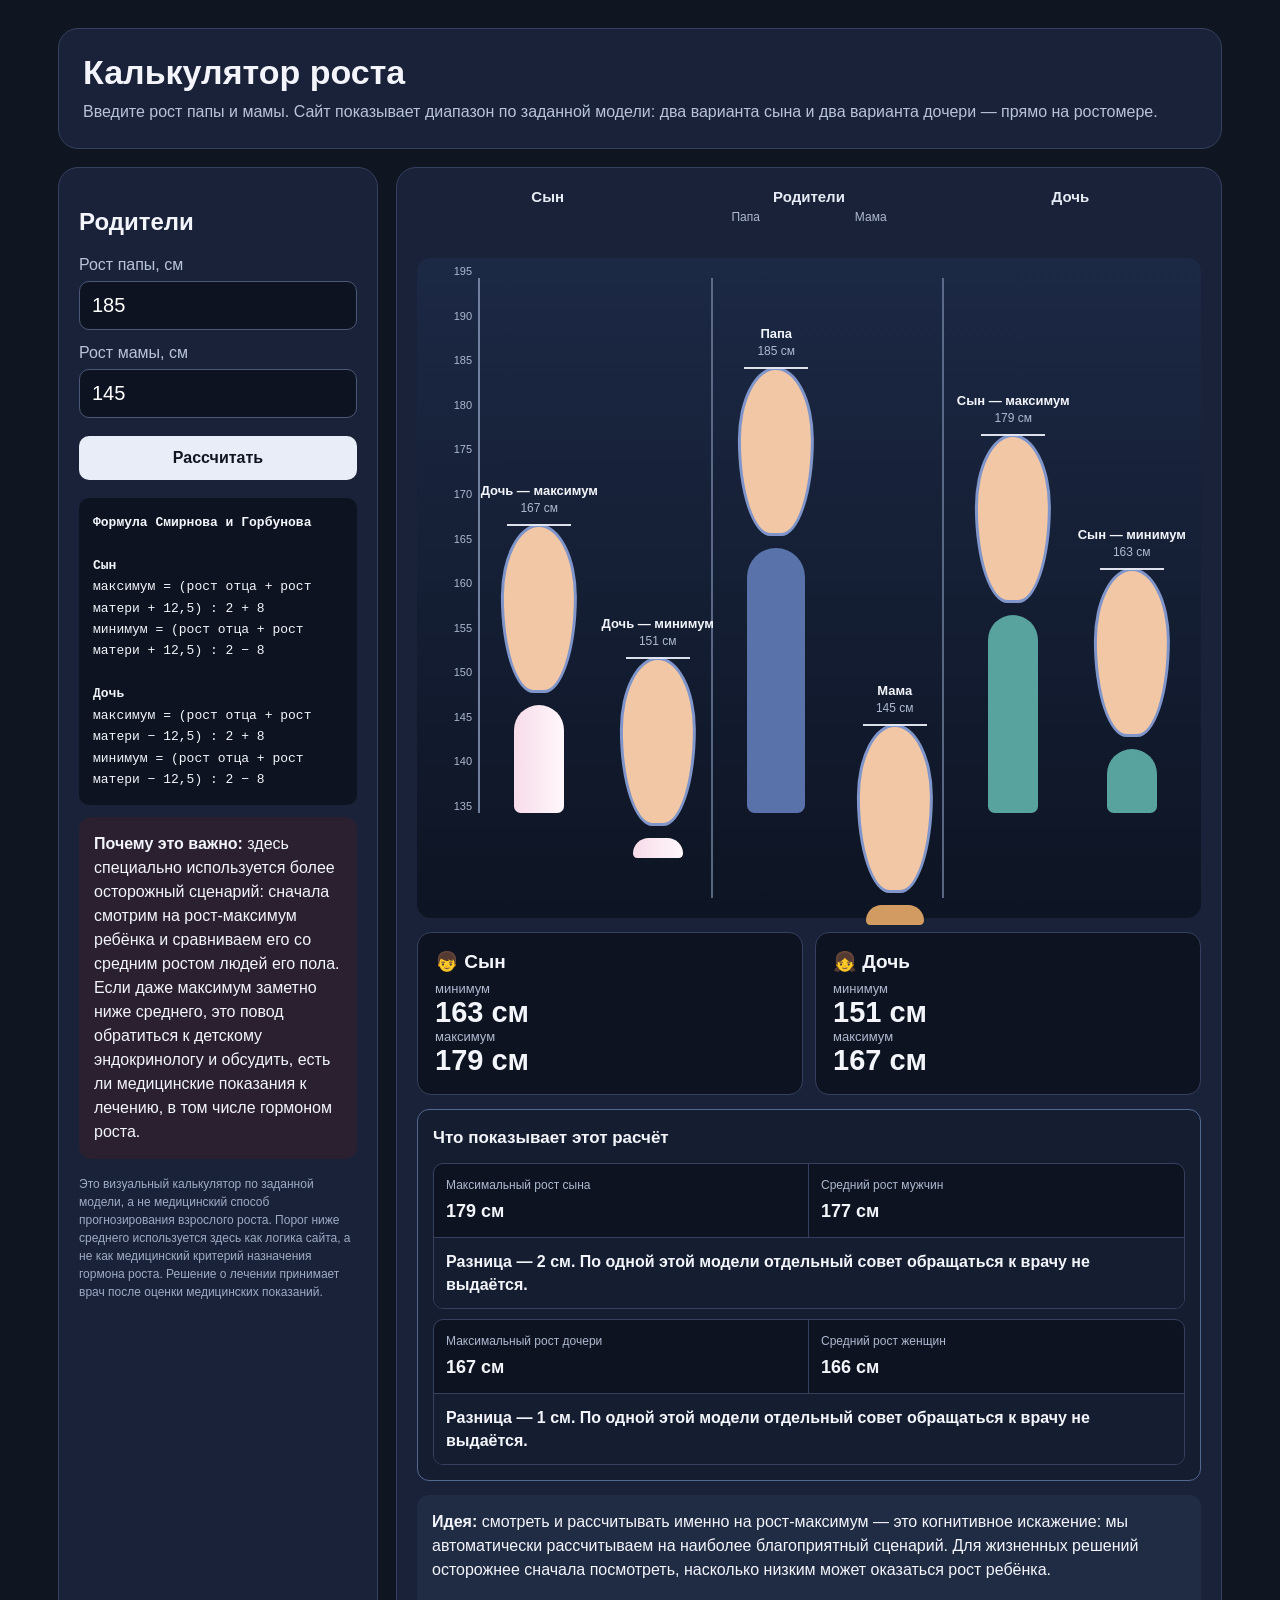
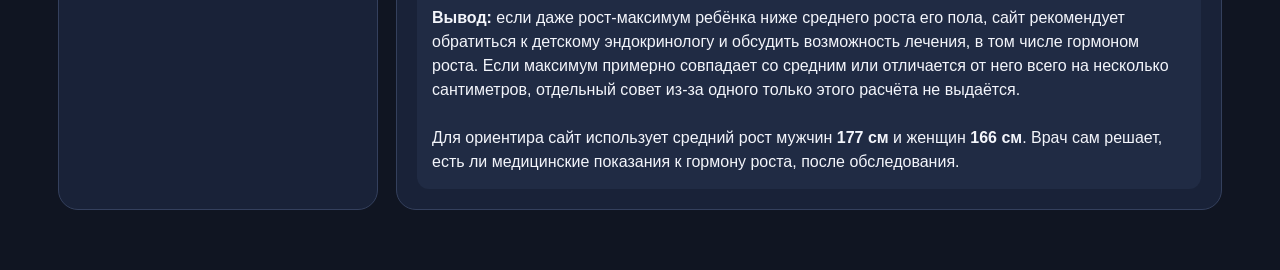
<file: калькулятор_формулы_Смирнова_Горбунова_с_ростом_под_заголовками.html>
<!doctype html><html lang="ru"><head><meta charset="utf-8"><meta name="viewport" content="width=device-width,initial-scale=1"><title>Калькулятор роста</title><style>
*{box-sizing:border-box}body{margin:0;font-family:Arial,sans-serif;background:#101522;color:#f3f5fb}.wrap{max-width:1200px;margin:auto;padding:28px 18px 60px}header,.card{background:#192238;border:1px solid #34405d;border-radius:20px}header{padding:24px;margin-bottom:18px}h1{margin:0 0 8px;font-size:34px}.lead{color:#b9c3d8;line-height:1.5}.layout{display:grid;grid-template-columns:320px 1fr;gap:18px}.card{padding:20px}label{display:block;color:#b9c3d8;margin:14px 0 7px}input{width:100%;padding:12px;border-radius:10px;border:1px solid #4a5775;background:#0d1320;color:white;font-size:20px}button{width:100%;padding:13px;margin-top:18px;border:0;border-radius:10px;background:#e9edf7;color:#101522;font-weight:bold;font-size:16px;cursor:pointer}.formula{margin-top:18px;padding:14px;background:#0d1320;border-radius:10px;line-height:1.65;font-family:monospace}.stageHeader{
position:relative;height:62px;margin-bottom:8px;color:#e7ebf5;
display:grid;grid-template-columns:2fr 2fr 2fr;text-align:center;
font-weight:800;font-size:15px;align-items:start;
}
.stageHeader .parentNames{
font-size:12px;color:#aeb9d0;font-weight:400;margin-top:5px;
display:flex;justify-content:center;gap:95px;
}
.stage{height:660px;position:relative;overflow:visible;border-radius:14px;background:linear-gradient(#1c2945,#0d1423)}.ruler{position:absolute;left:8px;z-index:3;top:20px;height:535px;width:55px;border-right:2px solid #71809f}.tick{position:absolute;right:6px;height:14px;line-height:14px;color:#aeb9d0;font-size:11px}.divider{position:absolute;top:20px;bottom:20px;width:2px;background:#71809f;opacity:.75;z-index:1}.divider.left{left:37.5%}.divider.right{left:67%}.stageHeaders{position:absolute;top:18px;left:65px;right:12px;display:grid;grid-template-columns:2fr 2fr 2fr;text-align:center;font-weight:800;font-size:15px;color:#e7ebf5}.parentHeader{position:absolute;top:43px;left:65px;right:12px;display:flex;justify-content:center;gap:95px;font-size:12px;color:#aeb9d0}
.people{position:absolute;left:65px;right:12px;top:20px;height:535px;
display:flex;align-items:flex-end;justify-content:space-around;gap:4px}.person{height:100%;flex:1;min-width:70px;position:relative;
display:block;text-align:center}
.personGuide{position:absolute;height:2px;background:#e7ebf5;opacity:.95;
left:calc(50% - 16px);width:32px;z-index:5;pointer-events:none}.personHead{
position:absolute;
width:45px;
height:100px;
border-radius:50% 50% 43% 43% / 43% 43% 57% 57%;
left:50%;
transform:translateX(-50%);
background:#f1c7a5;
border:3px solid #8095c9;
z-index:3
}.personBody{position:absolute;width:58px;left:50%;transform:translateX(-50%);border-radius:30px 30px 8px 8px;background:#8095c9;z-index:2}.dad .personBody{background:#5973aa}.mom .personBody{background:#d29b62}.son .personBody{width:50px;background:#58a39d}.daughter .personBody{width:50px;background:linear-gradient(90deg,#f7dce9,#fff7fb)}.person b{position:absolute;left:50%;transform:translate(-50%, -100%);
font-size:13px;white-space:nowrap;z-index:4;text-align:center;line-height:1.25}
.person b .heightValue{display:block;font-size:12px;font-weight:400;color:#aeb9d0;margin-top:2px}.person small{display:none}.results{display:grid;grid-template-columns:1fr 1fr;gap:12px;margin-top:14px}.result{background:#0d1320;border:1px solid #34405d;border-radius:14px;padding:17px}.result h2{margin:0 0 8px;font-size:19px}.num{font-size:29px;font-weight:900}.muted{color:#aeb9d0;font-size:13px}.note{margin-top:14px;padding:15px;border-radius:12px;background:#202b44;line-height:1.5}.advice{margin-top:14px;padding:15px;border-radius:12px;border:1px solid #52688f;background:#151e31;line-height:1.5}
.advice h3{margin:0 0 12px;font-size:17px}.comparison{display:grid;gap:10px}.comparisonRow{display:grid;grid-template-columns:1fr 1fr;gap:0;background:#0d1320;border:1px solid #34405d;border-radius:10px;overflow:hidden}.comparisonCell{padding:12px;border-bottom:1px solid #34405d}.comparisonCell:first-child{border-right:1px solid #34405d}.comparisonLabel{color:#aeb9d0;font-size:12px;margin-bottom:4px}.comparisonValue{font-size:18px;font-weight:800}.comparisonResult{grid-column:1/-1;padding:12px;font-weight:700;line-height:1.45;background:#151e31}@media(max-width:600px){.comparisonRow{grid-template-columns:1fr}}
.disclaimer{color:#9eabc4;font-size:12px;line-height:1.5;margin-top:16px}@media(max-width:850px){.layout{grid-template-columns:1fr}.stage{height:540px}.person{min-width:45px}.person b{font-size:10px}.body{width:45px}.son .body,.daughter .body{width:39px}}
</style></head><body><div class="wrap"><header><h1>Калькулятор роста</h1><div class="lead">Введите рост папы и мамы. Сайт показывает диапазон по заданной модели: два варианта сына и два варианта дочери — прямо на ростомере.</div></header><div class="layout"><section class="card"><h2>Родители</h2><label>Рост папы, см</label><input id="dad" type="number" min="70" max="250" value="185"><label>Рост мамы, см</label><input id="mom" type="number" min="70" max="250" value="145"><button onclick="calculate()">Рассчитать</button><div class="formula"><b>Формула Смирнова и Горбунова</b><br><br><b>Сын</b><br>максимум = (рост отца + рост матери + 12,5) : 2 + 8<br>минимум = (рост отца + рост матери + 12,5) : 2 − 8<br><br><b>Дочь</b><br>максимум = (рост отца + рост матери − 12,5) : 2 + 8<br>минимум = (рост отца + рост матери − 12,5) : 2 − 8</div><div class="note" style="margin-top:12px;background:#2a2030">
<b>Почему это важно:</b> здесь специально используется более осторожный сценарий: сначала смотрим на рост-максимум ребёнка и сравниваем его со средним ростом людей его пола. Если даже максимум заметно ниже среднего, это повод обратиться к детскому эндокринологу и обсудить, есть ли медицинские показания к лечению, в том числе гормоном роста.
</div>
<div class="disclaimer">Это визуальный калькулятор по заданной модели, а не медицинский способ прогнозирования взрослого роста. Порог ниже среднего используется здесь как логика сайта, а не как медицинский критерий назначения гормона роста. Решение о лечении принимает врач после оценки медицинских показаний.</div></section><section class="card"><div class="stageHeader">
<div>Сын</div>
<div>Родители<div class="parentNames"><span>Папа</span><span>Мама</span></div></div>
<div>Дочь</div>
</div><div class="stage"><div class="ruler" id="ruler"></div><div class="divider left"></div><div class="divider right"></div><div class="people" id="people"></div></div><div class="results"><div class="result"><h2>👦 Сын</h2><div class="muted">минимум</div><div class="num" id="sonMin">—</div><div class="muted">максимум</div><div class="num" id="sonMax">—</div></div><div class="result"><h2>👧 Дочь</h2><div class="muted">минимум</div><div class="num" id="daughterMin">—</div><div class="muted">максимум</div><div class="num" id="daughterMax">—</div></div></div><div id="advice" class="advice"></div><div class="note">
<b>Идея:</b> смотреть и рассчитывать именно на рост-максимум — это когнитивное искажение: мы автоматически рассчитываем на наиболее благоприятный сценарий. Для жизненных решений осторожнее сначала посмотреть, насколько низким может оказаться рост ребёнка.<br><br>
<b>Вывод:</b> если даже рост-максимум ребёнка ниже среднего роста его пола, сайт рекомендует обратиться к детскому эндокринологу и обсудить возможность лечения, в том числе гормоном роста. Если максимум примерно совпадает со средним или отличается от него всего на несколько сантиметров, отдельный совет из-за одного только этого расчёта не выдаётся.<br><br>
Для ориентира сайт использует средний рост мужчин <b>177 см</b> и женщин <b>166 см</b>. Врач сам решает, есть ли медицинские показания к гормону роста, после обследования.
</div></section></div></div><script>
function calculate(){
    const dad=+document.getElementById('dad').value;
    const mom=+document.getElementById('mom').value;
    if(!dad||!mom)return;

    // Формула Смирнова и Горбунова.
    // Сын: (рост отца + рост матери + 12,5) / 2 ± 8.
    // Дочь: (рост отца + рост матери − 12,5) / 2 ± 8.
    const midSon=(dad+mom+12.5)/2;
    const midDaughter=(dad+mom-12.5)/2;

    let sonMax=midSon+8;
    let sonMin=midSon-8;
    let daughterMax=midDaughter+8;
    let daughterMin=midDaughter-8;

    const sonAverage=177;
    const daughterAverage=166;
    const tolerance=3;

    document.getElementById('sonMin').textContent=Math.round(sonMin)+' см';
    document.getElementById('sonMax').textContent=Math.round(sonMax)+' см';
    document.getElementById('daughterMin').textContent=Math.round(daughterMin)+' см';
    document.getElementById('daughterMax').textContent=Math.round(daughterMax)+' см';

    const people=[
        ['Дочь — максимум',daughterMax,'daughter'],
        ['Дочь — минимум',daughterMin,'daughter'],
        ['Папа',dad,'dad'],
        ['Мама',mom,'mom'],
        ['Сын — максимум',sonMax,'son'],
        ['Сын — минимум',sonMin,'son']
    ];

    const all=people.map(x=>x[1]);

    // ================================================================
    // РОСТОМЕР: КООРДИНАТЫ ЦИФР = ОСНОВА ДЛЯ ВСЕХ ФИГУР
    // ================================================================
    const lo=Math.floor((Math.min(...all)-10)/5)*5;
    const hi=Math.ceil((Math.max(...all)+10)/5)*5;
    const H=535;

    /*
       Сначала физически создаём цифры ростомера.

       Для КАЖДОЙ цифры запоминаем:
         x  = её горизонтальная координата
         y  = НИЖНЮЮ координату цифры

       Именно эти координаты потом используются для фигур.
       Отдельной шкалы для фигур НЕТ.
    */
    const rulerCoords={};
    let ticks='';

    for(let h=lo;h<=hi;h+=5){
        const bottomY=H-(h-lo)*(H/(hi-lo));
        const topY=bottomY-14;

        // Пока только создаём цифры.
        // Реальные x/y будут считаны НИЖЕ, после вставки в DOM.
        ticks+=`<div class="tick" data-height="${h}" style="top:${topY}px">${h}</div>`;
    }

    const ruler=document.getElementById('ruler');
    ruler.innerHTML=ticks;

    /*
       Теперь цифры уже реально существуют на странице.
       Запоминаем ИХ ФАКТИЧЕСКИЕ координаты:
         x = offsetLeft
         y = offsetTop + offsetHeight = нижний край цифры

       Это именно та координата, которую потом используем
       для постановки линии роста.
    */
    ruler.querySelectorAll('.tick').forEach(el=>{
        const h=Number(el.dataset.height);

        rulerCoords[h]={
            x:el.offsetLeft,
            y:el.offsetTop+el.offsetHeight
        };
    });

    /*
       ГЛАВНАЯ ЛОГИКА.

       Если рост ровно кратен 5:
          170 -> берём НИЖНИЙ Y цифры 170.

       Если рост НЕ кратен 5:
          171, 172, 173, 174
          находятся в промежутке 170..175.

       Для ВСЕХ этих значений берём:
          (нижний Y цифры 170 + нижний Y цифры 175) / 2

       То есть они получают ОДИНАКОВУЮ горизонтальную линию,
       строго посередине между двумя ближайшими цифрами ростомера.

       Это специально НЕ является пропорциональной интерполяцией.
    */
    function growthLineY(height){
        const roundedHeight=Math.round(height);

        // Точное значение, кратное 5:
        if(roundedHeight % 5 === 0 && rulerCoords[roundedHeight]){
            return rulerCoords[roundedHeight].y;
        }

        // Нижняя и верхняя отметки, кратные 5.
        const lower=Math.floor(height/5)*5;
        const upper=lower+5;

        const lowerPoint=rulerCoords[lower];
        const upperPoint=rulerCoords[upper];

        if(lowerPoint && upperPoint){
            // СТРОГО СЕРЕДИНА между нижними Y двух цифр.
            return (lowerPoint.y + upperPoint.y) / 2;
        }

        // Запасной вариант только если значение вышло за созданный ростомер.
        return H-(height-lo)*(H/(hi-lo));
    }

    /*
       Фигура:

       ───────────────  <- горизонтальная линия роста
              ○         <- ВЕРХ круга совпадает с линией
             /|\
             / \

       Линия касается круга именно сверху.
       Тело начинается ниже головы.
    */
    // Голова должна занимать примерно 19 см по высоте.
    // Больший диаметр овала расположен вертикально.
    // Меньший диаметр = 45% от большего.
    //
    // Высота ростомера H соответствует диапазону hi-lo сантиметров,
    // поэтому 19 см переводим в реальные пиксели этого ростомера.
    const headHeightCm=19;
    const headHeight=19*(H/(hi-lo));
    const headWidth=headHeight*0.45;
    const headBorder=3;
    const headTotal=headHeight+headBorder*2;
    const bodyGap=6;

    document.getElementById('people').innerHTML=people.map(p=>{
        const growthY=growthLineY(p[1]);

        // ВЕРХ головы = линия роста.
        const headTop=growthY;

        // Тело начинается под кругом.
        const bodyTop=headTop+headTotal+bodyGap;
        const bodyHeight=Math.max(20,H-bodyTop);

        // Горизонтальная линия роста для каждой фигуры.
        const guide=
            `<div class="personGuide"
                  style="top:${growthY}px;
                         left:calc(50% - 32px);
                         width:64px"></div>`;

        return `<div class="person ${p[2]}">
            ${guide}
            <div class="personHead" style="top:${headTop}px;width:${headWidth}px;height:${headHeight}px"></div>
            <div class="personBody" style="top:${bodyTop}px;height:${bodyHeight}px"></div>
            <b style="top:${headTop-8}px">${p[0]}<span class="heightValue">${Math.round(p[1])} см</span></b>
        </div>`;
    }).join('');

    const sonNeedsDoctor=sonMax < sonAverage-tolerance;
    const daughterNeedsDoctor=daughterMax < daughterAverage-tolerance;

    const sonDifference=sonAverage-Math.round(sonMax);
    const daughterDifference=daughterAverage-Math.round(daughterMax);

    const sonAdvice=sonNeedsDoctor
        ? `<div class="comparisonRow"><div class="comparisonCell"><div class="comparisonLabel">Максимальный рост сына</div><div class="comparisonValue">${Math.round(sonMax)} см</div></div><div class="comparisonCell"><div class="comparisonLabel">Средний рост мужчин</div><div class="comparisonValue">${sonAverage} см</div></div><div class="comparisonResult">Рост-максимум ниже среднего на ${sonDifference} см.<br>Сайт рекомендует посетить детского эндокринолога и обсудить возможность лечения, в том числе гормона роста.</div></div>`
        : `<div class="comparisonRow"><div class="comparisonCell"><div class="comparisonLabel">Максимальный рост сына</div><div class="comparisonValue">${Math.round(sonMax)} см</div></div><div class="comparisonCell"><div class="comparisonLabel">Средний рост мужчин</div><div class="comparisonValue">${sonAverage} см</div></div><div class="comparisonResult">Разница — ${Math.abs(sonDifference)} см. По одной этой модели отдельный совет обращаться к врачу не выдаётся.</div></div>`;

    const daughterAdvice=daughterNeedsDoctor
        ? `<div class="comparisonRow"><div class="comparisonCell"><div class="comparisonLabel">Максимальный рост дочери</div><div class="comparisonValue">${Math.round(daughterMax)} см</div></div><div class="comparisonCell"><div class="comparisonLabel">Средний рост женщин</div><div class="comparisonValue">${daughterAverage} см</div></div><div class="comparisonResult">Рост-максимум ниже среднего на ${daughterDifference} см.<br>Сайт рекомендует посетить детского эндокринолога и обсудить возможность лечения, в том числе гормона роста.</div></div>`
        : `<div class="comparisonRow"><div class="comparisonCell"><div class="comparisonLabel">Максимальный рост дочери</div><div class="comparisonValue">${Math.round(daughterMax)} см</div></div><div class="comparisonCell"><div class="comparisonLabel">Средний рост женщин</div><div class="comparisonValue">${daughterAverage} см</div></div><div class="comparisonResult">Разница — ${Math.abs(daughterDifference)} см. По одной этой модели отдельный совет обращаться к врачу не выдаётся.</div></div>`;

    document.getElementById('advice').innerHTML=
        `<h3>Что показывает этот расчёт</h3><div class="comparison">${sonAdvice}${daughterAdvice}</div>`;
}
calculate();
</script></body></html>
</file>
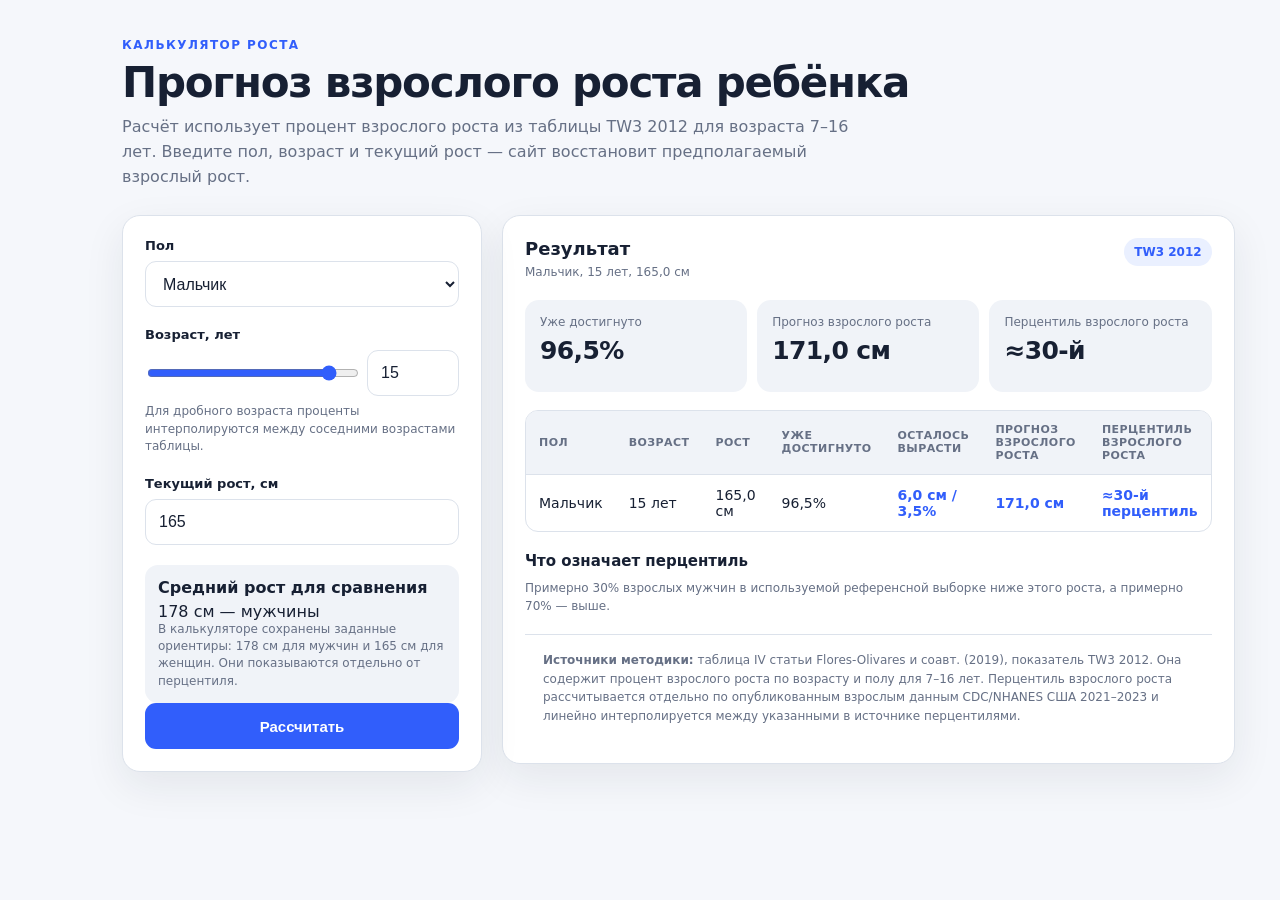
<file: прогноз и перентиль.html>
<!doctype html>
<html lang="ru">
<head>
<meta charset="utf-8">
<meta name="viewport" content="width=device-width, initial-scale=1">
<title>Прогноз взрослого роста</title>
<style>
:root {
  color-scheme: light dark;
  --bg: light-dark(#f5f7fb, #101319);
  --surface: light-dark(#ffffff, #181c24);
  --surface2: light-dark(#f0f3f8, #202631);
  --text: light-dark(#172033, #f1f4f8);
  --muted: light-dark(#667085, #a9b2c2);
  --border: light-dark(#dce2eb, #303846);
  --accent: light-dark(#315efb, #7d98ff);
  --accent2: light-dark(#eaf0ff, #263252);
  --good: light-dark(#087443, #5dd39e);
  --shadow: 0 14px 40px rgba(20, 32, 55, .08);
}
* { box-sizing: border-box; }
html, body { margin: 0; min-height: 100%; }
body { font-family: Inter, ui-sans-serif, system-ui, -apple-system, BlinkMacSystemFont, "Segoe UI", sans-serif; background: var(--bg); color: var(--text); }
#app { min-height: 100vh; background: var(--bg); border-radius: 0; }
.wrap { max-width: 1080px; margin: 0 auto; padding: 38px 22px 54px; }
header { margin-bottom: 26px; }
.eyebrow { color: var(--accent); font-size: 12px; font-weight: 800; letter-spacing: .12em; text-transform: uppercase; margin-bottom: 9px; }
h1 { font-size: clamp(28px, 4vw, 42px); line-height: 1.05; margin: 0 0 10px; letter-spacing: -.03em; }
.lead { color: var(--muted); max-width: 760px; line-height: 1.55; margin: 0; }
.grid { display: grid; grid-template-columns: 360px 1fr; gap: 20px; align-items: start; }
.card { background: var(--surface); border: 1px solid var(--border); border-radius: 18px; box-shadow: var(--shadow); }
.controls { padding: 22px; position: sticky; top: 18px; }
.field { margin-bottom: 20px; }
label { display: block; font-size: 13px; font-weight: 750; margin-bottom: 8px; }
select, input[type=number] { width: 100%; height: 46px; border: 1px solid var(--border); border-radius: 11px; background: var(--surface); color: var(--text); padding: 0 13px; font-size: 16px; outline: none; }
select:focus, input[type=number]:focus { border-color: var(--accent); box-shadow: 0 0 0 3px var(--accent2); }
.age-row { display: grid; grid-template-columns: 1fr 92px; gap: 10px; align-items: center; }
input[type=range] { width: 100%; accent-color: var(--accent); }
.small { font-size: 12px; color: var(--muted); line-height: 1.45; }
.refbox { background: var(--surface2); border-radius: 13px; padding: 13px; margin-top: 8px; }
.refbox strong { display: block; margin-bottom: 5px; }
button { width: 100%; border: 0; border-radius: 11px; height: 46px; background: var(--accent); color: white; font-weight: 800; font-size: 15px; cursor: pointer; }
button:hover { filter: brightness(1.06); }
.results { padding: 22px; }
.result-head { display: flex; justify-content: space-between; gap: 16px; align-items: flex-start; margin-bottom: 18px; }
.result-title { font-size: 18px; font-weight: 800; margin: 0 0 5px; }
.badge { white-space: nowrap; padding: 7px 10px; border-radius: 999px; background: var(--accent2); color: var(--accent); font-size: 12px; font-weight: 800; }
.hero { display: grid; grid-template-columns: repeat(3, 1fr); gap: 10px; margin-bottom: 18px; }
.metric { background: var(--surface2); border-radius: 14px; padding: 15px; min-height: 92px; }
.metric .k { color: var(--muted); font-size: 12px; margin-bottom: 7px; }
.metric .v { font-size: 25px; font-weight: 850; letter-spacing: -.025em; }
.table-wrap { overflow-x: auto; border: 1px solid var(--border); border-radius: 13px; }
table { width: 100%; border-collapse: collapse; min-width: 650px; }
th, td { padding: 12px 13px; text-align: left; border-bottom: 1px solid var(--border); }
th { font-size: 11px; text-transform: uppercase; letter-spacing: .04em; color: var(--muted); background: var(--surface2); }
td { font-size: 14px; }
tr:last-child td { border-bottom: 0; }
strong.highlight { color: var(--accent); }
.section { margin-top: 20px; }
.section h2 { font-size: 15px; margin: 0 0 9px; }
.note { color: var(--muted); font-size: 12px; line-height: 1.55; }
.source { padding: 16px 18px; border-top: 1px solid var(--border); margin-top: 18px; }
.source a { color: var(--accent); }
.error { color: #c62828; font-size: 13px; margin-top: 7px; }
@media (max-width: 820px) {
  .grid { grid-template-columns: 1fr; }
  .controls { position: static; }
}
@media (max-width: 560px) {
  .wrap { padding: 25px 14px 40px; }
  .hero { grid-template-columns: 1fr; }
  .result-head { flex-direction: column; }
}
</style>
</head>
<body>
<div id="app">
  <main class="wrap">
    <header>
      <div class="eyebrow">Калькулятор роста</div>
      <h1>Прогноз взрослого роста ребёнка</h1>
      <p class="lead">Расчёт использует процент взрослого роста из таблицы TW3 2012 для возраста 7–16 лет. Введите пол, возраст и текущий рост — сайт восстановит предполагаемый взрослый рост.</p>
    </header>

    <div class="grid">
      <section class="card controls">
        <div class="field">
          <label for="sex">Пол</label>
          <select id="sex">
            <option value="male">Мальчик</option>
            <option value="female">Девочка</option>
          </select>
        </div>

        <div class="field">
          <label for="age">Возраст, лет</label>
          <div class="age-row">
            <input id="ageRange" type="range" min="7" max="16" step="0.1" value="15">
            <input id="age" type="number" min="7" max="16" step="0.1" value="15">
          </div>
          <div class="small" style="margin-top:7px">Для дробного возраста проценты интерполируются между соседними возрастами таблицы.</div>
        </div>

        <div class="field">
          <label for="height">Текущий рост, см</label>
          <input id="height" type="number" min="80" max="230" step="0.1" value="165">
          <div id="heightError" class="error" hidden>Введите рост от 80 до 230 см.</div>
        </div>

        <div class="refbox">
          <strong>Средний рост для сравнения</strong>
          <div id="averageText">178 см — мужчины</div>
          <div class="small">В калькуляторе сохранены заданные ориентиры: 178 см для мужчин и 165 см для женщин. Они показываются отдельно от перцентиля.</div>
        </div>
        <button id="calc">Рассчитать</button>
      </section>

      <section class="card results">
        <div class="result-head">
          <div>
            <div class="result-title">Результат</div>
            <div id="summary" class="small">Мальчик, 15 лет, 165 см</div>
          </div>
          <div class="badge">TW3 2012</div>
        </div>

        <div class="hero">
          <div class="metric"><div class="k">Уже достигнуто</div><div id="pctReached" class="v">96,5%</div></div>
          <div class="metric"><div class="k">Прогноз взрослого роста</div><div id="adultHeight" class="v">171,0 см</div></div>
          <div class="metric"><div class="k">Перцентиль взрослого роста</div><div id="percentile" class="v">≈30-й</div></div>
        </div>

        <div class="table-wrap">
          <table>
            <thead><tr><th>Пол</th><th>Возраст</th><th>Рост</th><th>Уже достигнуто</th><th>Осталось вырасти</th><th>Прогноз взрослого роста</th><th>Перцентиль взрослого роста</th></tr></thead>
            <tbody><tr>
              <td id="rSex">Мальчик</td><td id="rAge">15 лет</td><td id="rHeight">165 см</td><td id="rReached">96,5%</td>
              <td id="rRemaining"><strong class="highlight">6,0 см / 3,5%</strong></td><td id="rAdult"><strong class="highlight">171,0 см</strong></td><td id="rPercentile"><strong class="highlight">≈30-й перцентиль</strong></td>
            </tr></tbody>
          </table>
        </div>

        <div class="section">
          <h2>Что означает перцентиль</h2>
          <div id="percentileText" class="note">Примерно 30% мужчин в используемой взрослой референсной выборке ниже этого роста, а примерно 70% — выше.</div>
        </div>

        <div class="source">
          <div class="note"><strong>Источники методики:</strong> таблица IV статьи Flores-Olivares и соавт. (2019), показатель TW3 2012. Она содержит процент взрослого роста по возрасту и полу для 7–16 лет. Перцентиль взрослого роста рассчитывается отдельно по опубликованным взрослым данным CDC/NHANES США 2021–2023 и линейно интерполируется между указанными в источнике перцентилями.</div>
        </div>
      </section>
    </div>
  </main>
</div>
<script>
const AHP = {
  male: [
    [7,69.4],[8,72.6],[9,75.6],[10,78.4],[11,80.8],[12,84.5],[13,88.2],[14,93.1],[15,96.5],[16,98.1]
  ],
  female: [
    [7,74.2],[8,77.9],[9,81.2],[10,85.4],[11,88.8],[12,92.0],[13,96.2],[14,98.0],[15,99.0],[16,99.2]
  ]
};
// CDC/NHANES US adults 20+ (2021–2023): percentile -> cm.
const ADULT_REF = {
  male: [[5,162.2],[10,165.2],[15,167.5],[25,170.0],[50,175.2],[75,180.1],[85,183.0],[90,184.8],[95,187.2]],
  female: [[5,149.6],[10,152.0],[15,153.9],[25,156.4],[50,161.2],[75,166.1],[85,168.6],[90,170.4],[95,172.5]]
};
const AVG = { male:178, female:165 };
const sexEl = document.getElementById('sex');
const ageEl = document.getElementById('age');
const rangeEl = document.getElementById('ageRange');
const heightEl = document.getElementById('height');
rangeEl.addEventListener('input', () => { ageEl.value = rangeEl.value; calculate(); });
ageEl.addEventListener('input', () => { rangeEl.value = Math.max(7, Math.min(16, Number(ageEl.value) || 7)); calculate(); });
sexEl.addEventListener('change', calculate);
heightEl.addEventListener('input', calculate);
document.getElementById('calc').addEventListener('click', calculate);
function fmt(n, digits=1) { return n.toFixed(digits).replace('.', ','); }
function interpolate(rows, age) {
  if (age <= rows[0][0]) return rows[0][1];
  if (age >= rows[rows.length-1][0]) return rows[rows.length-1][1];
  for (let i=0;i<rows.length-1;i++) {
    const [x1,y1] = rows[i], [x2,y2] = rows[i+1];
    if (age >= x1 && age <= x2) return y1 + (age-x1)*(y2-y1)/(x2-x1);
  }
}
function percentile(height, sex) {
  const rows = ADULT_REF[sex];
  if (height < rows[0][1]) return { value: 5, bound: '<' };
  if (height > rows[rows.length-1][1]) return { value: 95, bound: '>' };
  for (let i=0;i<rows.length-1;i++) {
    const [p1,h1] = rows[i], [p2,h2] = rows[i+1];
    if (height >= h1 && height <= h2) {
      const p = p1 + (height-h1)*(p2-p1)/(h2-h1);
      return { value:p, bound:'' };
    }
  }
  return { value:50, bound:'' };
}
function calculate() {
  const sex = sexEl.value;
  let age = Number(ageEl.value);
  const height = Number(heightEl.value);
  const err = document.getElementById('heightError');
  if (!Number.isFinite(age)) age = 15;
  age = Math.max(7, Math.min(16, age));
  rangeEl.value = age;
  if (!Number.isFinite(height) || height < 80 || height > 230) { err.hidden=false; return; }
  err.hidden=true;
  const reached = interpolate(AHP[sex], age);
  const adult = height / (reached/100);
  const remainingCm = adult - height;
  const remainingPct = 100 - reached;
  const perc = percentile(adult, sex);
  const pText = perc.bound === '<' ? `<${perc.value}-го` : perc.bound === '>' ? `>${perc.value}-го` : `≈${Math.round(perc.value)}-й`;
  const sexName = sex === 'male' ? 'Мальчик' : 'Девочка';
  const avg = AVG[sex];
  document.getElementById('averageText').textContent = `${avg} см — ${sex === 'male' ? 'мужчины' : 'женщины'}`;
  document.getElementById('summary').textContent = `${sexName}, ${fmt(age, age % 1 ? 1 : 0)} лет, ${fmt(height)} см`;
  document.getElementById('pctReached').textContent = `${fmt(reached)}%`;
  document.getElementById('adultHeight').textContent = `${fmt(adult)} см`;
  document.getElementById('percentile').textContent = `${pText}`;
  document.getElementById('rSex').textContent = sexName;
  document.getElementById('rAge').textContent = `${fmt(age, age % 1 ? 1 : 0)} лет`;
  document.getElementById('rHeight').textContent = `${fmt(height)} см`;
  document.getElementById('rReached').textContent = `${fmt(reached)}%`;
  document.getElementById('rRemaining').innerHTML = `<strong class="highlight">${fmt(Math.max(0,remainingCm))} см / ${fmt(remainingPct)}%</strong>`;
  document.getElementById('rAdult').innerHTML = `<strong class="highlight">${fmt(adult)} см</strong>`;
  document.getElementById('rPercentile').innerHTML = `<strong class="highlight">${pText} перцентиль</strong>`;
  const low = Math.max(0, Math.min(100, perc.value));
  document.getElementById('percentileText').textContent = perc.bound === '<'
    ? `Прогноз ниже 5-го перцентиля используемой референсной выборки.`
    : perc.bound === '>'
      ? `Прогноз выше 95-го перцентиля используемой референсной выборки.`
      : `Примерно ${Math.round(low)}% взрослых ${sex === 'male' ? 'мужчин' : 'женщин'} в используемой референсной выборке ниже этого роста, а примерно ${Math.round(100-low)}% — выше.`;
}
calculate();
</script>
</body>
</html>
</file>
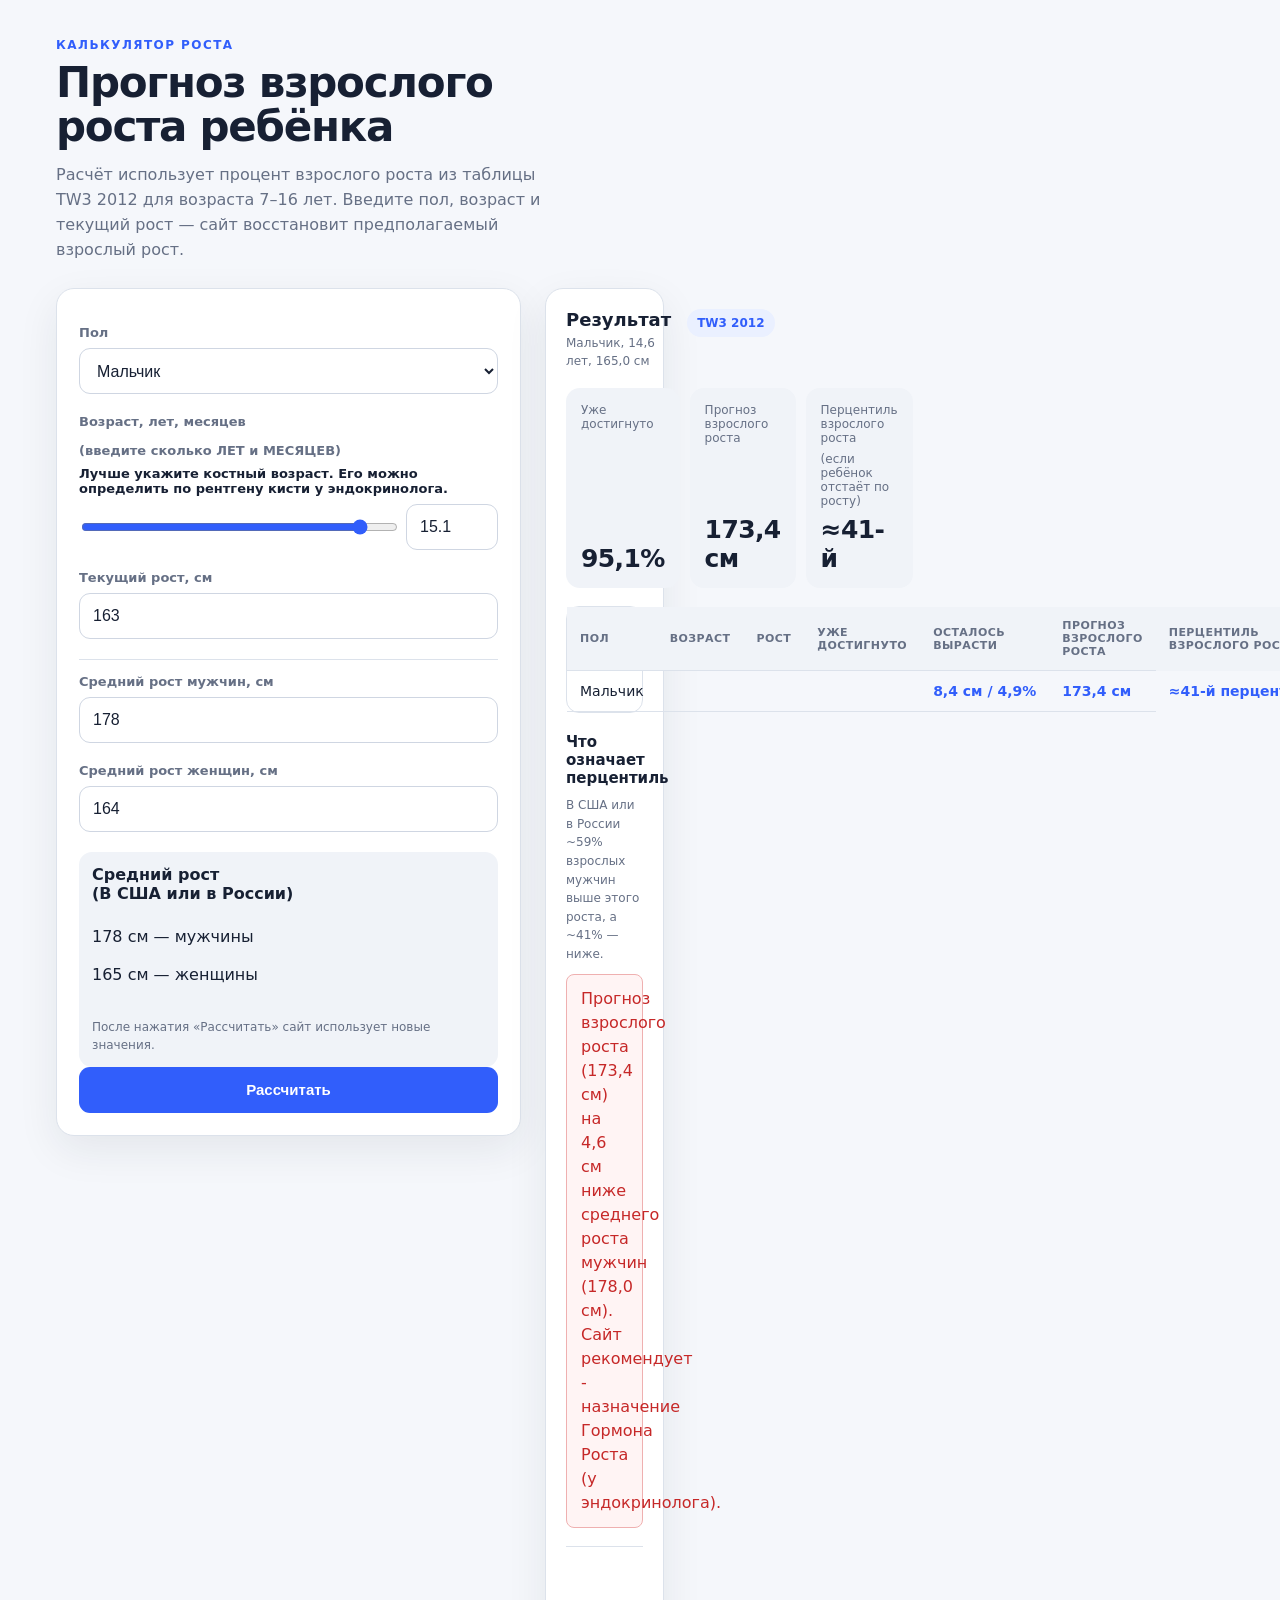
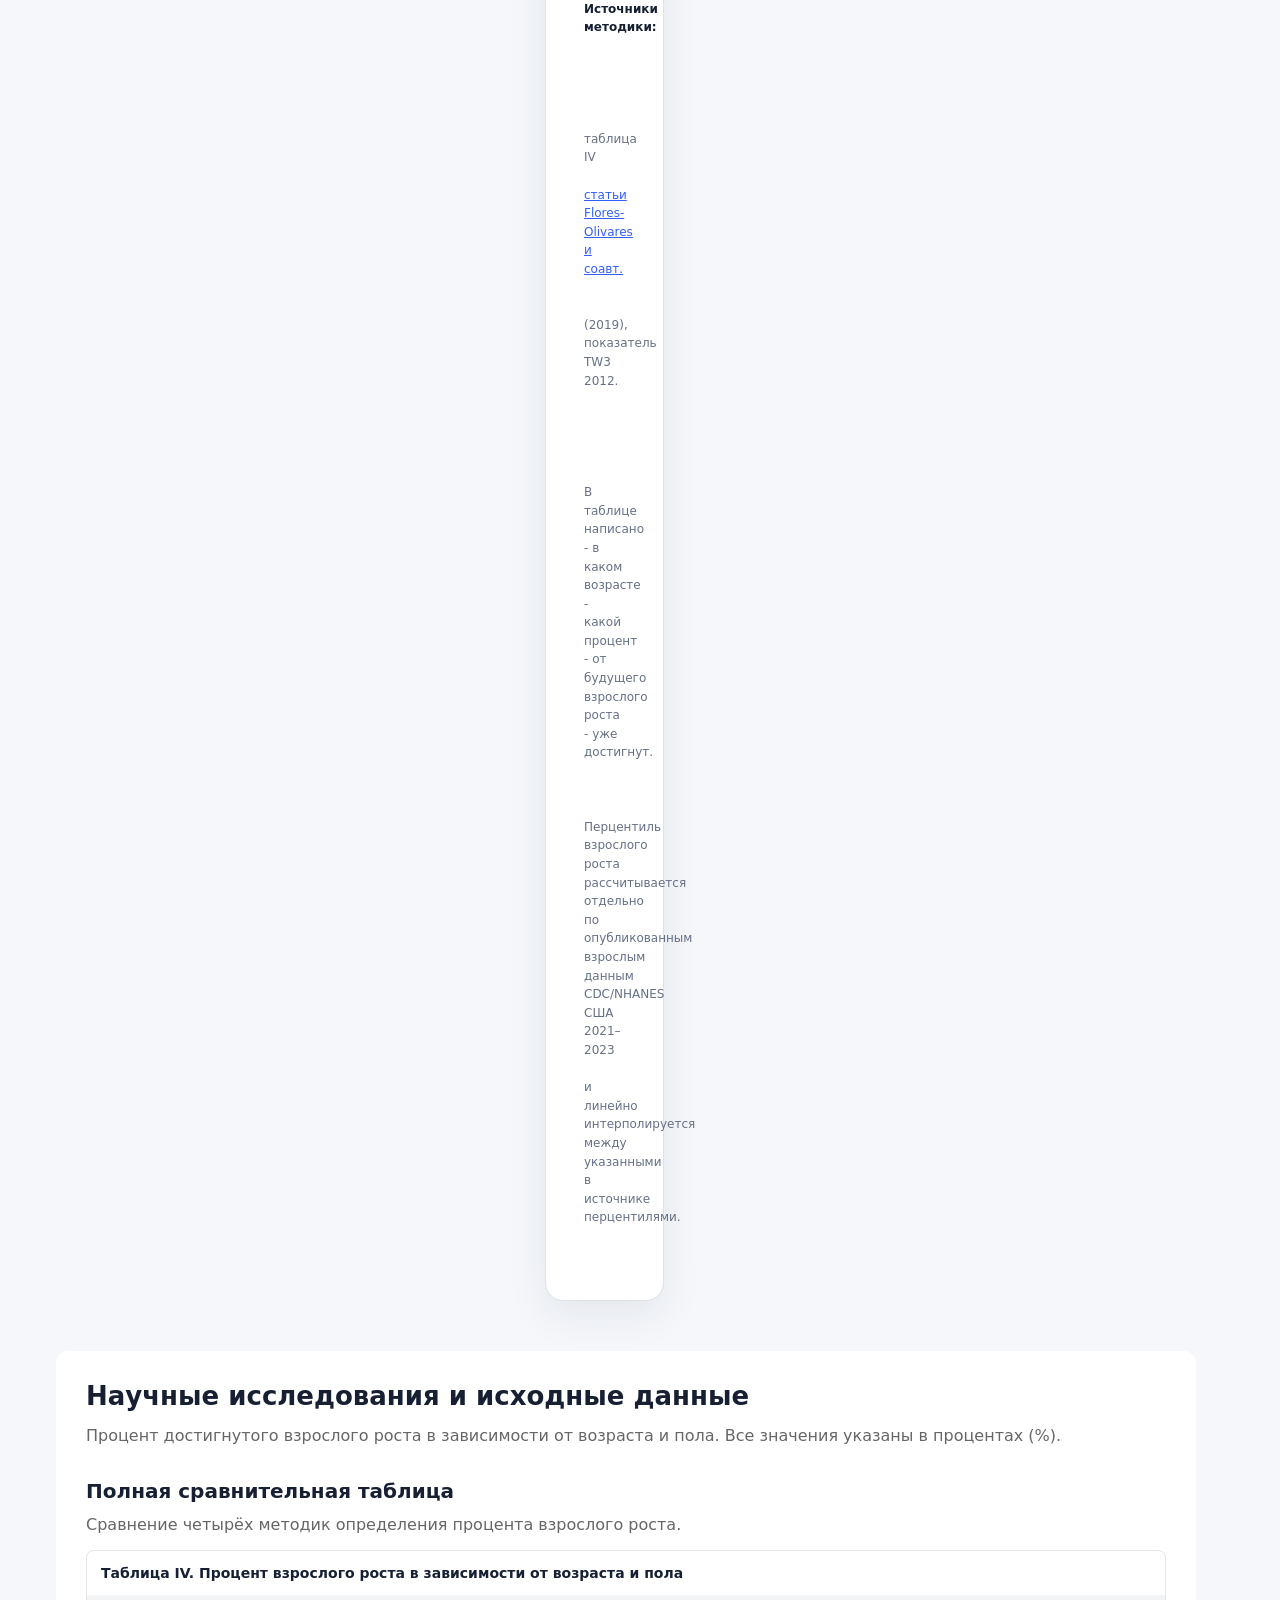
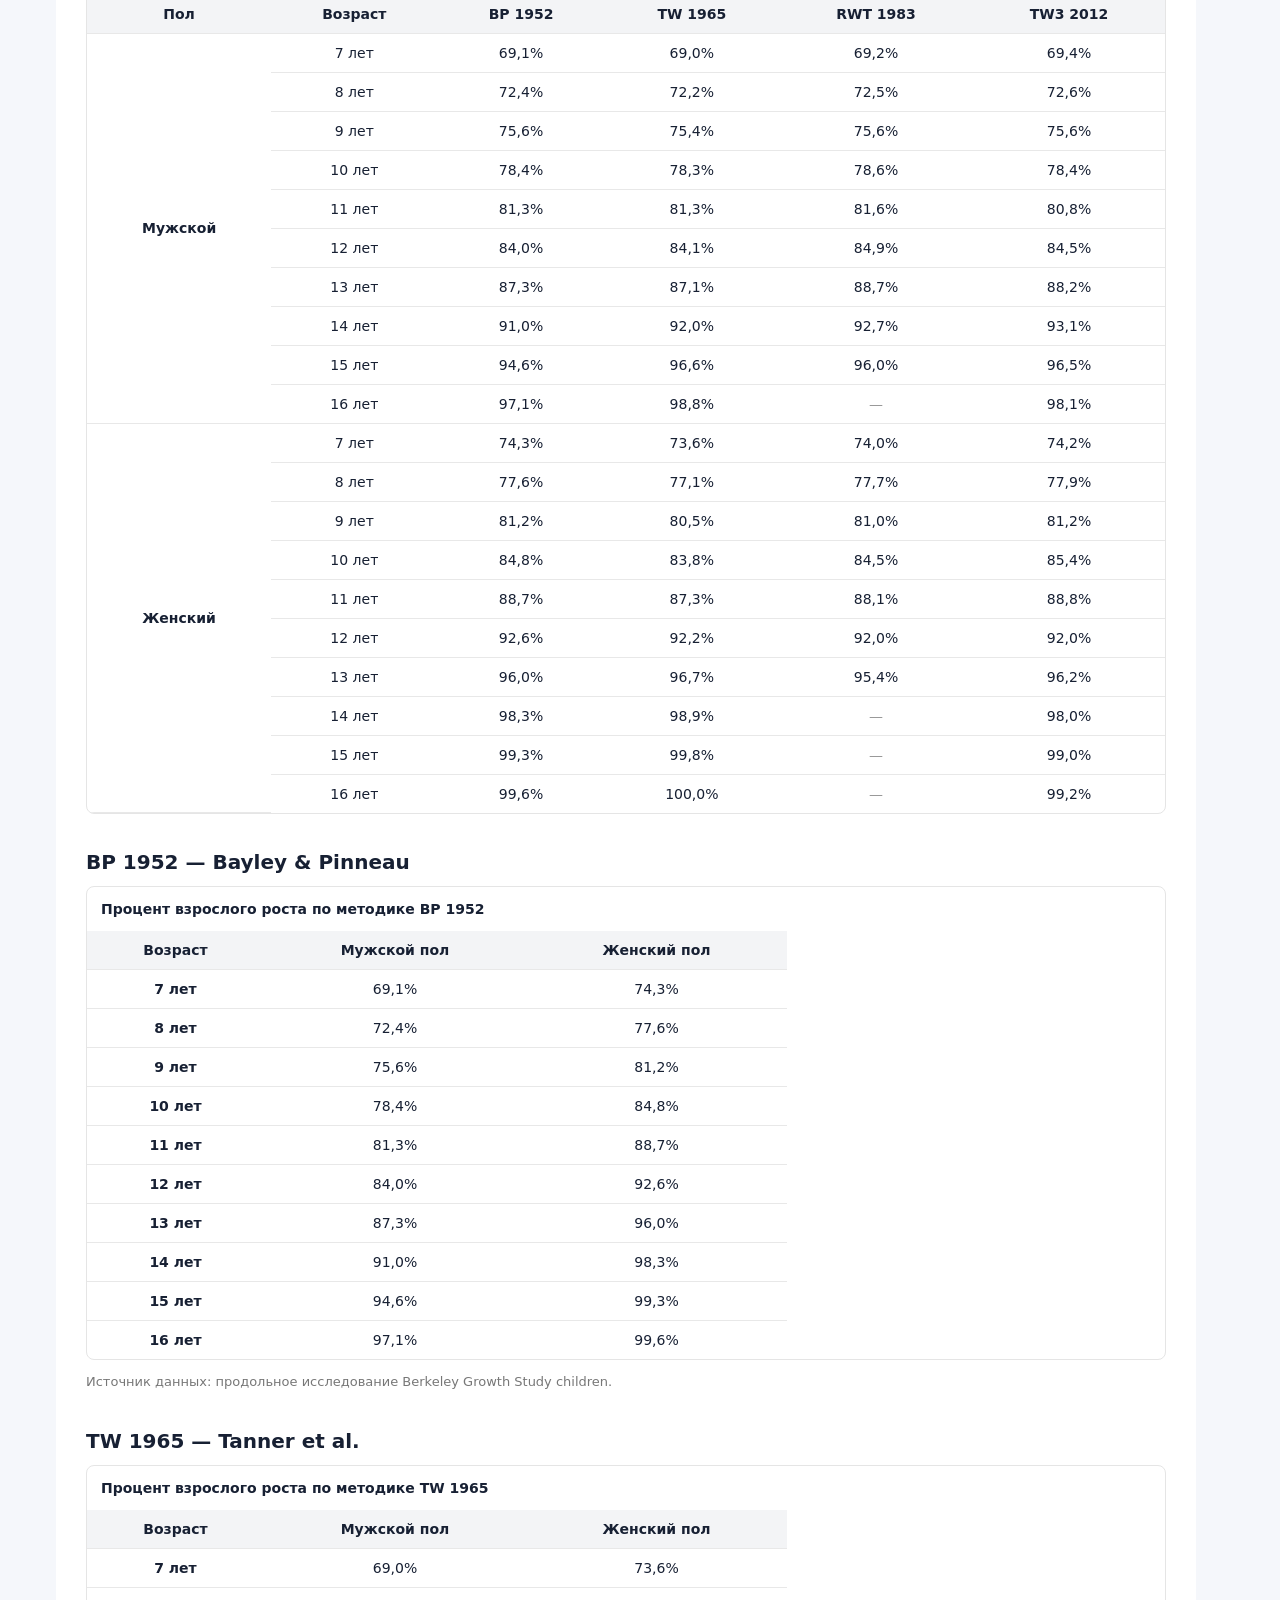
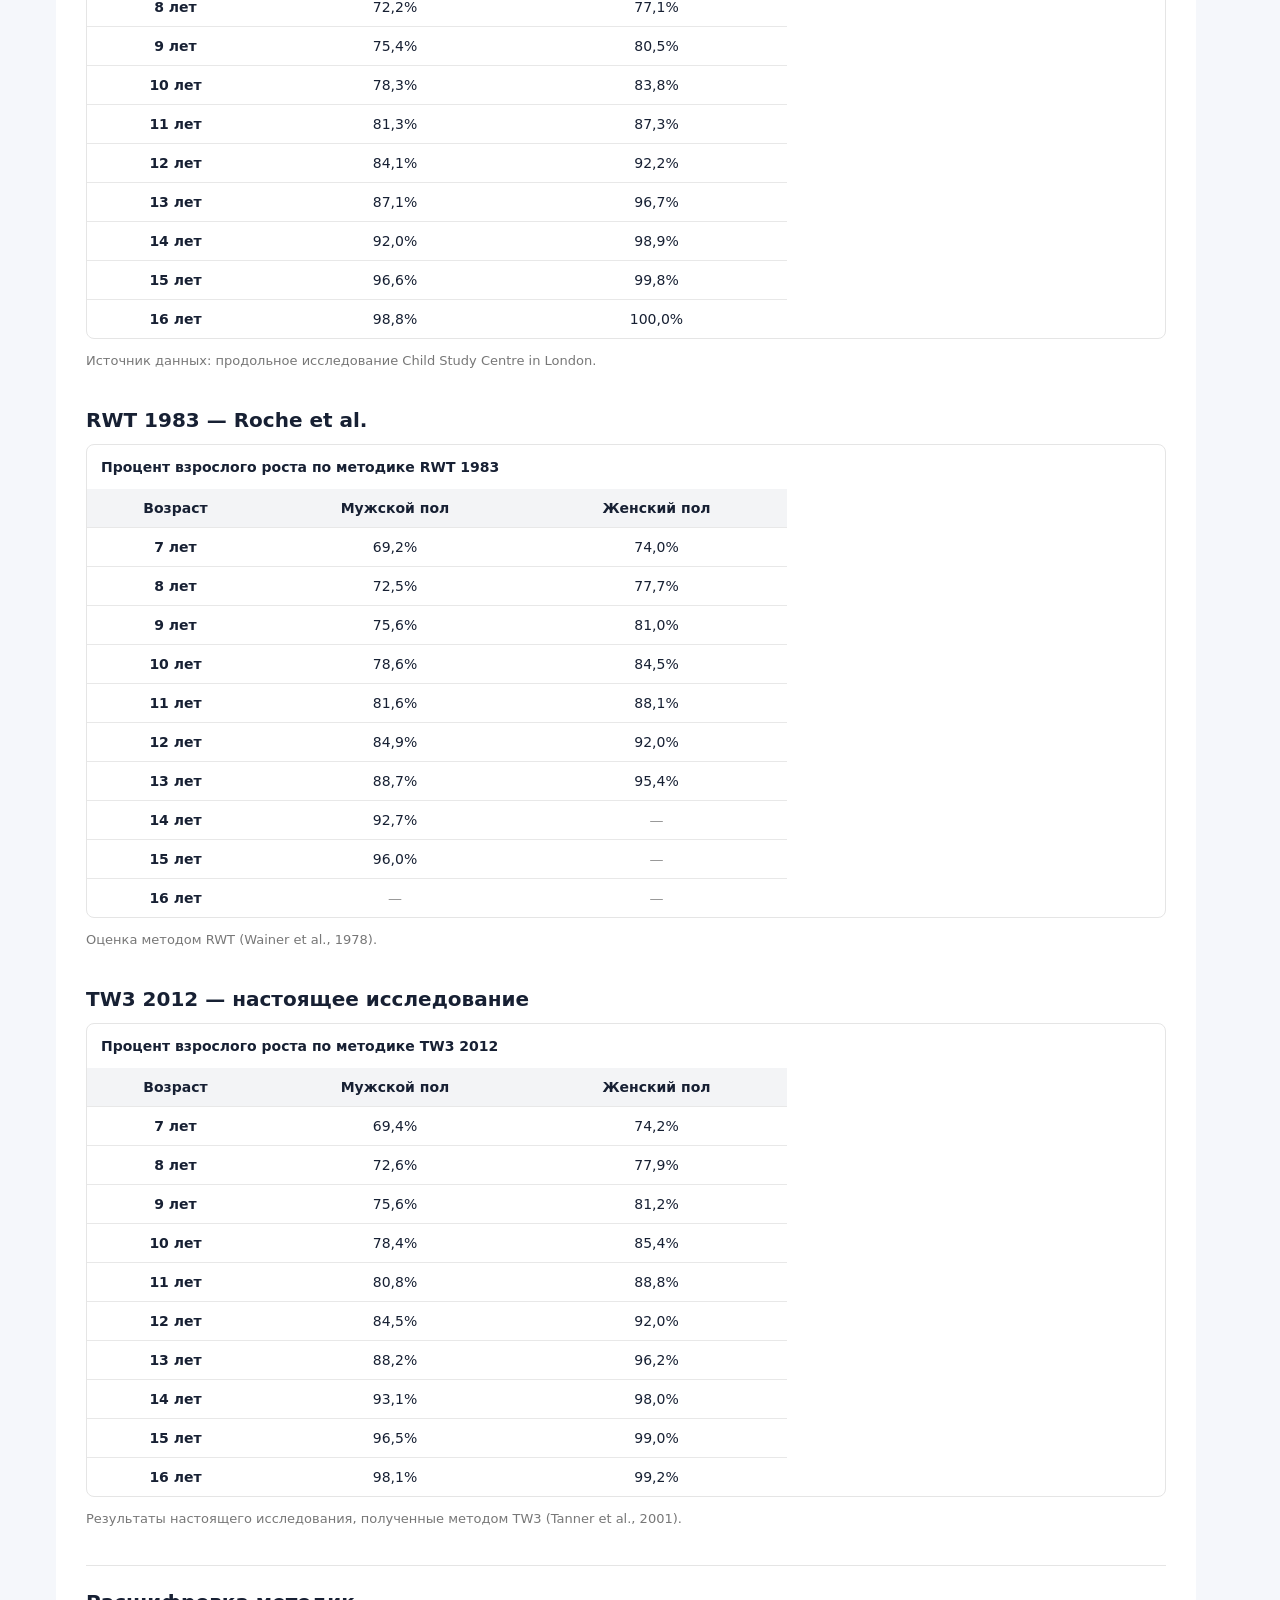
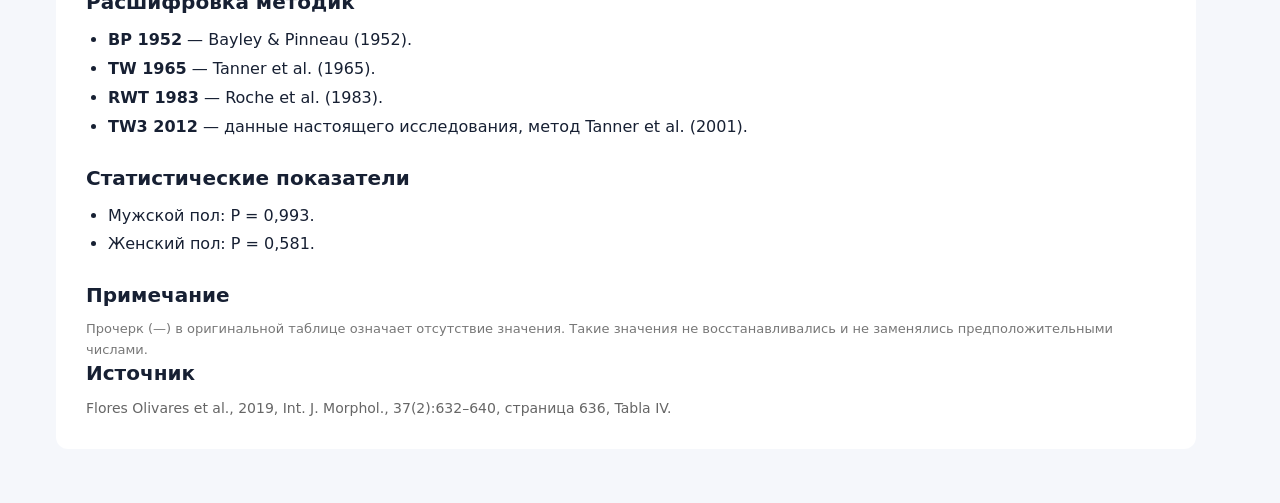
<file: dev/index 12.11.2026 бэкап.html>
<!DOCTYPE html>

<html lang="ru">
<head>
<meta charset="utf-8"/>
<meta content="width=device-width,initial-scale=1" name="viewport"/>
<title>Определитель роста</title>
<link href="assets/css/style.css" rel="stylesheet"/>
</head>
<body>
<div class="site-layout">
<!-- прогноз и перцентиль.html - див -->
<div id="app">
<main class="prediction">
<header class="prediction__header">
<div class="prediction__eyebrow">Калькулятор роста</div>
<h1 class="prediction__title">Прогноз взрослого роста ребёнка</h1>
<p class="prediction__lead">Расчёт использует процент взрослого роста из таблицы TW3 2012 для возраста 7–16 лет. Введите пол, возраст и текущий рост — сайт восстановит предполагаемый взрослый рост.</p>
</header>
<div class="prediction__layout">
<section class="prediction__card prediction__controls">
<div class="prediction__field">
<label class="prediction__label" for="gender">Пол</label>
<select class="prediction__select" id="gender">
<option value="male">Мальчик</option>
<option value="female">Девочка</option>
</select>
</div>
<div class="prediction__field">
<label class="prediction__label" for="age">Возраст, лет, месяцев</label>
<label class="prediction__label" for="">(введите сколько ЛЕТ и МЕСЯЦЕВ)</label>
<div class="prediction__age-hint">
            Лучше укажите костный возраст. Его можно определить по рентгену кисти у эндокринолога.
          </div>
<div class="prediction__age-inputs">
<input class="prediction__input prediction__input_range" id="ageRange" max="16" min="7" step="0.1" type="range" value="15.1"/>
<input class="prediction__input prediction__input_number" id="age" max="16" min="7" step="0.1" type="number" value="15.1"/>
</div>
</div>
<!--          <div class="small" style="margin-top:7px">Для дробного возраста проценты интерполируются между соседними возрастами таблицы.</div>
        
        
        </div> -->
<div class="prediction__field">
<label class="prediction__label" for="height">Текущий рост, см</label>
<input class="prediction__input prediction__input_number" id="height" max="230" min="80" step="0.1" type="number" value="163"/>
<div class="prediction__error" hidden="" id="heightError">Введите рост от 80 до 230 см.</div>
</div>
<hr class="prediction__divider"/>
<div class="prediction__field">
<label class="prediction__label" for="avgMale">Средний рост мужчин, см</label>
<input class="prediction__input prediction__input_number" id="avgMale" max="230" min="100" step="0.1" type="number" value="178"/>
</div>
<div class="prediction__field">
<label class="prediction__label" for="avgFemale">Средний рост женщин, см</label>
<input class="prediction__input prediction__input_number" id="avgFemale" max="230" min="100" step="0.1" type="number" value="164"/>
</div>
<div class="prediction__reference">
<strong class="prediction__strong">Средний рост <br/> (В США  или в России)</strong>
<br/>
<div id="averageText">178 см — мужчины</div>
<br/>
<div id="averageText">165 см — женщины</div>
<div class="prediction__small">
<p style="display: none;"> 
            Если Вы в другой стране, 
            то Вы можете узнать в интернете 
            - какой средний рост мужчин 
            и женщин в Вашей стране, и ввести эти значения.
            </p>
<br/> <br/>
            После нажатия «Рассчитать» сайт использует новые значения.</div>
</div>
<button class="prediction__button" id="calc">Рассчитать</button>
</section>
<section class="prediction__card prediction__results">
<div class="prediction__result-head">
<div>
<div class="prediction__result-title">Результат</div>
<div class="prediction__small" id="summary">Мальчик, 14,6 лет, 165,0 см</div>
</div>
<div class="prediction__badge">TW3 2012</div>
</div>
<div class="prediction__hero">
<div class="prediction__metric"><div class="prediction__metric-label">Уже достигнуто</div><div class="prediction__metric-value" id="pctReached">95,1%</div></div>
<div class="prediction__metric"><div class="prediction__metric-label">Прогноз взрослого роста</div><div class="prediction__metric-value" id="adultHeight">173,4 см</div></div>
<div class="prediction__metric">
<div class="prediction__metric-label">Перцентиль взрослого роста</div>
<div class="prediction__metric-label">(если ребёнок отстаёт по росту)</div>
<div class="prediction__metric-value" id="percentile">≈41-й</div></div>
</div>
<div class="prediction__table-wrap">
<table class="prediction__table">
<thead><tr><th class="prediction__table-cell">Пол</th>
<th class="prediction__table-cell">Возраст</th>
<th class="prediction__table-cell">Рост</th>
<th class="prediction__table-cell">Уже достигнуто</th>

<th class="prediction__table-cell">Осталось вырасти</th>

<th class="prediction__table-cell">Прогноз взрослого роста</th>

<th class="prediction__table-cell">Перцентиль взрослого роста</th>

</tr>

</thead>


<tbody>

<tr>

<td class="prediction__table-cell    " style="text-wrap: nowrap;" id="rgender">Мальчик</td>

<td class="prediction__table-cell    " style="text-wrap: nowrap;" id="rAge"></td>

<td class="prediction__table-cell    " style="text-wrap: nowrap;" id="rHeight"></td>

<td class="prediction__table-cell    " style="text-wrap: nowrap;" id="rReached"></td>

<td class="prediction__table-cell    " style="text-wrap: nowrap;" id="rRemaining">
      
      <strong class="prediction__highlight">8,4 см / 4,9%</strong>
</td>
      

<td class="prediction__table-cell    " style="text-wrap: nowrap;" id="rAdult">

<strong class="prediction__highlight">173,4 см</strong>
      
</td>

<td class="prediction__table-cell    " style="text-wrap: nowrap;" id="rPercentile">
      <strong class="prediction__highlight"> ≈41-й перцентиль </strong>
</td>

</tr>

</tbody>

</table>

</div>

<div class="prediction__section">
<h2 class="prediction__section-title">Что означает перцентиль</h2>
<div class="prediction__note" id="percentileText">В США или в России ~59% взрослых мужчин выше этого роста, а ~41% — ниже.</div>
<div class="prediction__advice prediction__advice_warning" id="growthHormoneAdvice">Прогноз взрослого роста (173,4 см) на 4,6 см ниже среднего роста мужчин (178,0 см).
      Сайт рекомендует - назначение Гормона Роста (у эндокринолога).</div>
</div>
<div class="prediction__source">
<div class="prediction__note">
      
      <strong class="prediction__strong">Источники методики:</strong> 
      <br/>

      <br>
            таблица IV
            <a class="prediction__source-link" href="https://www.researchgate.net/publication/333539082_Comparacion_de_Tres_Metodologias_para_Estimar_el_Porcentaje_de_Estatura_Adulta_en_Ninos_y_Ninas_de_7_a_16_Anos" target="_blank">
               статьи  Flores-Olivares и соавт. 
            </a> 
                       
            (2019), показатель TW3 2012. <br> 

            <br>

            В таблице написано - в каком возрасте - какой процент - от будущего взрослого роста - уже достигнут. <br>
            <br>
             Перцентиль взрослого роста рассчитывается отдельно по опубликованным взрослым данным CDC/NHANES США 2021–2023  <br>
             и линейно интерполируется между указанными в источнике перцентилями.
            
            
            </div>
</div>
</section>
</div>


<section class="research-tables" aria-labelledby="research-tables-title">

  <div class="research-tables__header">
    <h2 class="research-tables__title" id="research-tables-title">
      Научные исследования и исходные данные
    </h2>
    <p class="research-tables__description">
      Процент достигнутого взрослого роста в зависимости от возраста и пола.
      Все значения указаны в процентах (%).
    </p>
  </div>

  <!-- ПОЛНАЯ ТАБЛИЦА -->
  <section class="research-tables__section">
    <h3 class="research-tables__subtitle">
      Полная сравнительная таблица
    </h3>
    <p class="research-tables__text">
      Сравнение четырёх методик определения процента взрослого роста.
    </p>

    <div class="research-tables__scroll">
      <table class="research-tables__table">
        <caption class="research-tables__caption">
          Таблица IV. Процент взрослого роста в зависимости от возраста и пола
        </caption>
        <thead>
          <tr>
            <th scope="col">Пол</th>
            <th scope="col">Возраст</th>
            <th scope="col">BP 1952</th>
            <th scope="col">TW 1965</th>
            <th scope="col">RWT 1983</th>
            <th scope="col">TW3 2012</th>
          </tr>
        </thead>
        <tbody>
          <tr><th scope="rowgroup" rowspan="10">Мужской</th><td>7 лет</td><td>69,1%</td><td>69,0%</td><td>69,2%</td><td>69,4%</td></tr>
          <tr><td>8 лет</td><td>72,4%</td><td>72,2%</td><td>72,5%</td><td>72,6%</td></tr>
          <tr><td>9 лет</td><td>75,6%</td><td>75,4%</td><td>75,6%</td><td>75,6%</td></tr>
          <tr><td>10 лет</td><td>78,4%</td><td>78,3%</td><td>78,6%</td><td>78,4%</td></tr>
          <tr><td>11 лет</td><td>81,3%</td><td>81,3%</td><td>81,6%</td><td>80,8%</td></tr>
          <tr><td>12 лет</td><td>84,0%</td><td>84,1%</td><td>84,9%</td><td>84,5%</td></tr>
          <tr><td>13 лет</td><td>87,3%</td><td>87,1%</td><td>88,7%</td><td>88,2%</td></tr>
          <tr><td>14 лет</td><td>91,0%</td><td>92,0%</td><td>92,7%</td><td>93,1%</td></tr>
          <tr><td>15 лет</td><td>94,6%</td><td>96,6%</td><td>96,0%</td><td>96,5%</td></tr>
          <tr><td>16 лет</td><td>97,1%</td><td>98,8%</td><td class="research-tables__missing">—</td><td>98,1%</td></tr>

          <tr><th scope="rowgroup" rowspan="10">Женский</th><td>7 лет</td><td>74,3%</td><td>73,6%</td><td>74,0%</td><td>74,2%</td></tr>
          <tr><td>8 лет</td><td>77,6%</td><td>77,1%</td><td>77,7%</td><td>77,9%</td></tr>
          <tr><td>9 лет</td><td>81,2%</td><td>80,5%</td><td>81,0%</td><td>81,2%</td></tr>
          <tr><td>10 лет</td><td>84,8%</td><td>83,8%</td><td>84,5%</td><td>85,4%</td></tr>
          <tr><td>11 лет</td><td>88,7%</td><td>87,3%</td><td>88,1%</td><td>88,8%</td></tr>
          <tr><td>12 лет</td><td>92,6%</td><td>92,2%</td><td>92,0%</td><td>92,0%</td></tr>
          <tr><td>13 лет</td><td>96,0%</td><td>96,7%</td><td>95,4%</td><td>96,2%</td></tr>
          <tr><td>14 лет</td><td>98,3%</td><td>98,9%</td><td class="research-tables__missing">—</td><td>98,0%</td></tr>
          <tr><td>15 лет</td><td>99,3%</td><td>99,8%</td><td class="research-tables__missing">—</td><td>99,0%</td></tr>
          <tr><td>16 лет</td><td>99,6%</td><td>100,0%</td><td class="research-tables__missing">—</td><td>99,2%</td></tr>
        </tbody>
      </table>
    </div>
  </section>


  <!-- BP 1952 -->
  <section class="research-tables__section">
    <h3 class="research-tables__subtitle">
      BP 1952 — Bayley &amp; Pinneau
    </h3>
    <div class="research-tables__scroll">
      <table class="research-tables__table research-tables__table_compact">
        <caption class="research-tables__caption">
          Процент взрослого роста по методике BP 1952
        </caption>
        <thead>
          <tr><th scope="col">Возраст</th><th scope="col">Мужской пол</th><th scope="col">Женский пол</th></tr>
        </thead>
        <tbody>
          <tr><th scope="row">7 лет</th><td>69,1%</td><td>74,3%</td></tr>
          <tr><th scope="row">8 лет</th><td>72,4%</td><td>77,6%</td></tr>
          <tr><th scope="row">9 лет</th><td>75,6%</td><td>81,2%</td></tr>
          <tr><th scope="row">10 лет</th><td>78,4%</td><td>84,8%</td></tr>
          <tr><th scope="row">11 лет</th><td>81,3%</td><td>88,7%</td></tr>
          <tr><th scope="row">12 лет</th><td>84,0%</td><td>92,6%</td></tr>
          <tr><th scope="row">13 лет</th><td>87,3%</td><td>96,0%</td></tr>
          <tr><th scope="row">14 лет</th><td>91,0%</td><td>98,3%</td></tr>
          <tr><th scope="row">15 лет</th><td>94,6%</td><td>99,3%</td></tr>
          <tr><th scope="row">16 лет</th><td>97,1%</td><td>99,6%</td></tr>
        </tbody>
      </table>
    </div>
    <p class="research-tables__note">
      Источник данных: продольное исследование Berkeley Growth Study children.
    </p>
  </section>


  <!-- TW 1965 -->
  <section class="research-tables__section">
    <h3 class="research-tables__subtitle">
      TW 1965 — Tanner et al.
    </h3>
    <div class="research-tables__scroll">
      <table class="research-tables__table research-tables__table_compact">
        <caption class="research-tables__caption">
          Процент взрослого роста по методике TW 1965
        </caption>
        <thead>
          <tr><th scope="col">Возраст</th><th scope="col">Мужской пол</th><th scope="col">Женский пол</th></tr>
        </thead>
        <tbody>
          <tr><th scope="row">7 лет</th><td>69,0%</td><td>73,6%</td></tr>
          <tr><th scope="row">8 лет</th><td>72,2%</td><td>77,1%</td></tr>
          <tr><th scope="row">9 лет</th><td>75,4%</td><td>80,5%</td></tr>
          <tr><th scope="row">10 лет</th><td>78,3%</td><td>83,8%</td></tr>
          <tr><th scope="row">11 лет</th><td>81,3%</td><td>87,3%</td></tr>
          <tr><th scope="row">12 лет</th><td>84,1%</td><td>92,2%</td></tr>
          <tr><th scope="row">13 лет</th><td>87,1%</td><td>96,7%</td></tr>
          <tr><th scope="row">14 лет</th><td>92,0%</td><td>98,9%</td></tr>
          <tr><th scope="row">15 лет</th><td>96,6%</td><td>99,8%</td></tr>
          <tr><th scope="row">16 лет</th><td>98,8%</td><td>100,0%</td></tr>
        </tbody>
      </table>
    </div>
    <p class="research-tables__note">
      Источник данных: продольное исследование Child Study Centre in London.
    </p>
  </section>


  <!-- RWT 1983 -->
  <section class="research-tables__section">
    <h3 class="research-tables__subtitle">
      RWT 1983 — Roche et al.
    </h3>
    <div class="research-tables__scroll">
      <table class="research-tables__table research-tables__table_compact">
        <caption class="research-tables__caption">
          Процент взрослого роста по методике RWT 1983
        </caption>
        <thead>
          <tr><th scope="col">Возраст</th><th scope="col">Мужской пол</th><th scope="col">Женский пол</th></tr>
        </thead>
        <tbody>
          <tr><th scope="row">7 лет</th><td>69,2%</td><td>74,0%</td></tr>
          <tr><th scope="row">8 лет</th><td>72,5%</td><td>77,7%</td></tr>
          <tr><th scope="row">9 лет</th><td>75,6%</td><td>81,0%</td></tr>
          <tr><th scope="row">10 лет</th><td>78,6%</td><td>84,5%</td></tr>
          <tr><th scope="row">11 лет</th><td>81,6%</td><td>88,1%</td></tr>
          <tr><th scope="row">12 лет</th><td>84,9%</td><td>92,0%</td></tr>
          <tr><th scope="row">13 лет</th><td>88,7%</td><td>95,4%</td></tr>
          <tr><th scope="row">14 лет</th><td>92,7%</td><td class="research-tables__missing">—</td></tr>
          <tr><th scope="row">15 лет</th><td>96,0%</td><td class="research-tables__missing">—</td></tr>
          <tr><th scope="row">16 лет</th><td class="research-tables__missing">—</td><td class="research-tables__missing">—</td></tr>
        </tbody>
      </table>
    </div>
    <p class="research-tables__note">
      Оценка методом RWT (Wainer et al., 1978).
    </p>
  </section>


  <!-- TW3 2012 -->
  <section class="research-tables__section">
    <h3 class="research-tables__subtitle">
      TW3 2012 — настоящее исследование
    </h3>
    <div class="research-tables__scroll">
      <table class="research-tables__table research-tables__table_compact">
        <caption class="research-tables__caption">
          Процент взрослого роста по методике TW3 2012
        </caption>
        <thead>
          <tr><th scope="col">Возраст</th><th scope="col">Мужской пол</th><th scope="col">Женский пол</th></tr>
        </thead>
        <tbody>
          <tr><th scope="row">7 лет</th><td>69,4%</td><td>74,2%</td></tr>
          <tr><th scope="row">8 лет</th><td>72,6%</td><td>77,9%</td></tr>
          <tr><th scope="row">9 лет</th><td>75,6%</td><td>81,2%</td></tr>
          <tr><th scope="row">10 лет</th><td>78,4%</td><td>85,4%</td></tr>
          <tr><th scope="row">11 лет</th><td>80,8%</td><td>88,8%</td></tr>
          <tr><th scope="row">12 лет</th><td>84,5%</td><td>92,0%</td></tr>
          <tr><th scope="row">13 лет</th><td>88,2%</td><td>96,2%</td></tr>
          <tr><th scope="row">14 лет</th><td>93,1%</td><td>98,0%</td></tr>
          <tr><th scope="row">15 лет</th><td>96,5%</td><td>99,0%</td></tr>
          <tr><th scope="row">16 лет</th><td>98,1%</td><td>99,2%</td></tr>
        </tbody>
      </table>
    </div>
    <p class="research-tables__note">
      Результаты настоящего исследования, полученные методом TW3
      (Tanner et al., 2001).
    </p>
  </section>


  <!-- ПОЯСНЕНИЯ И ИСТОЧНИК -->
  <section class="research-tables__section research-tables__references">
    <h3 class="research-tables__subtitle">Расшифровка методик</h3>

    <ul class="research-tables__list">
      <li><strong>BP 1952</strong> — Bayley &amp; Pinneau (1952).</li>
      <li><strong>TW 1965</strong> — Tanner et al. (1965).</li>
      <li><strong>RWT 1983</strong> — Roche et al. (1983).</li>
      <li><strong>TW3 2012</strong> — данные настоящего исследования, метод Tanner et al. (2001).</li>
    </ul>

    <h3 class="research-tables__subtitle">Статистические показатели</h3>
    <ul class="research-tables__list">
      <li>Мужской пол: P = 0,993.</li>
      <li>Женский пол: P = 0,581.</li>
    </ul>

    <h3 class="research-tables__subtitle">Примечание</h3>
    <p class="research-tables__note">
      Прочерк (—) в оригинальной таблице означает отсутствие значения.
      Такие значения не восстанавливались и не заменялись предположительными числами.
    </p>

    <h3 class="research-tables__subtitle">Источник</h3>
    <p class="research-tables__source">
      Flores Olivares et al., 2019, Int. J. Morphol., 37(2):632–640,
      страница 636, Tabla IV.
    </p>
  </section>

</section>


</main>
</div>
</div>





<script src="assets/js/script.js"></script>
</body>
</html>
</file>
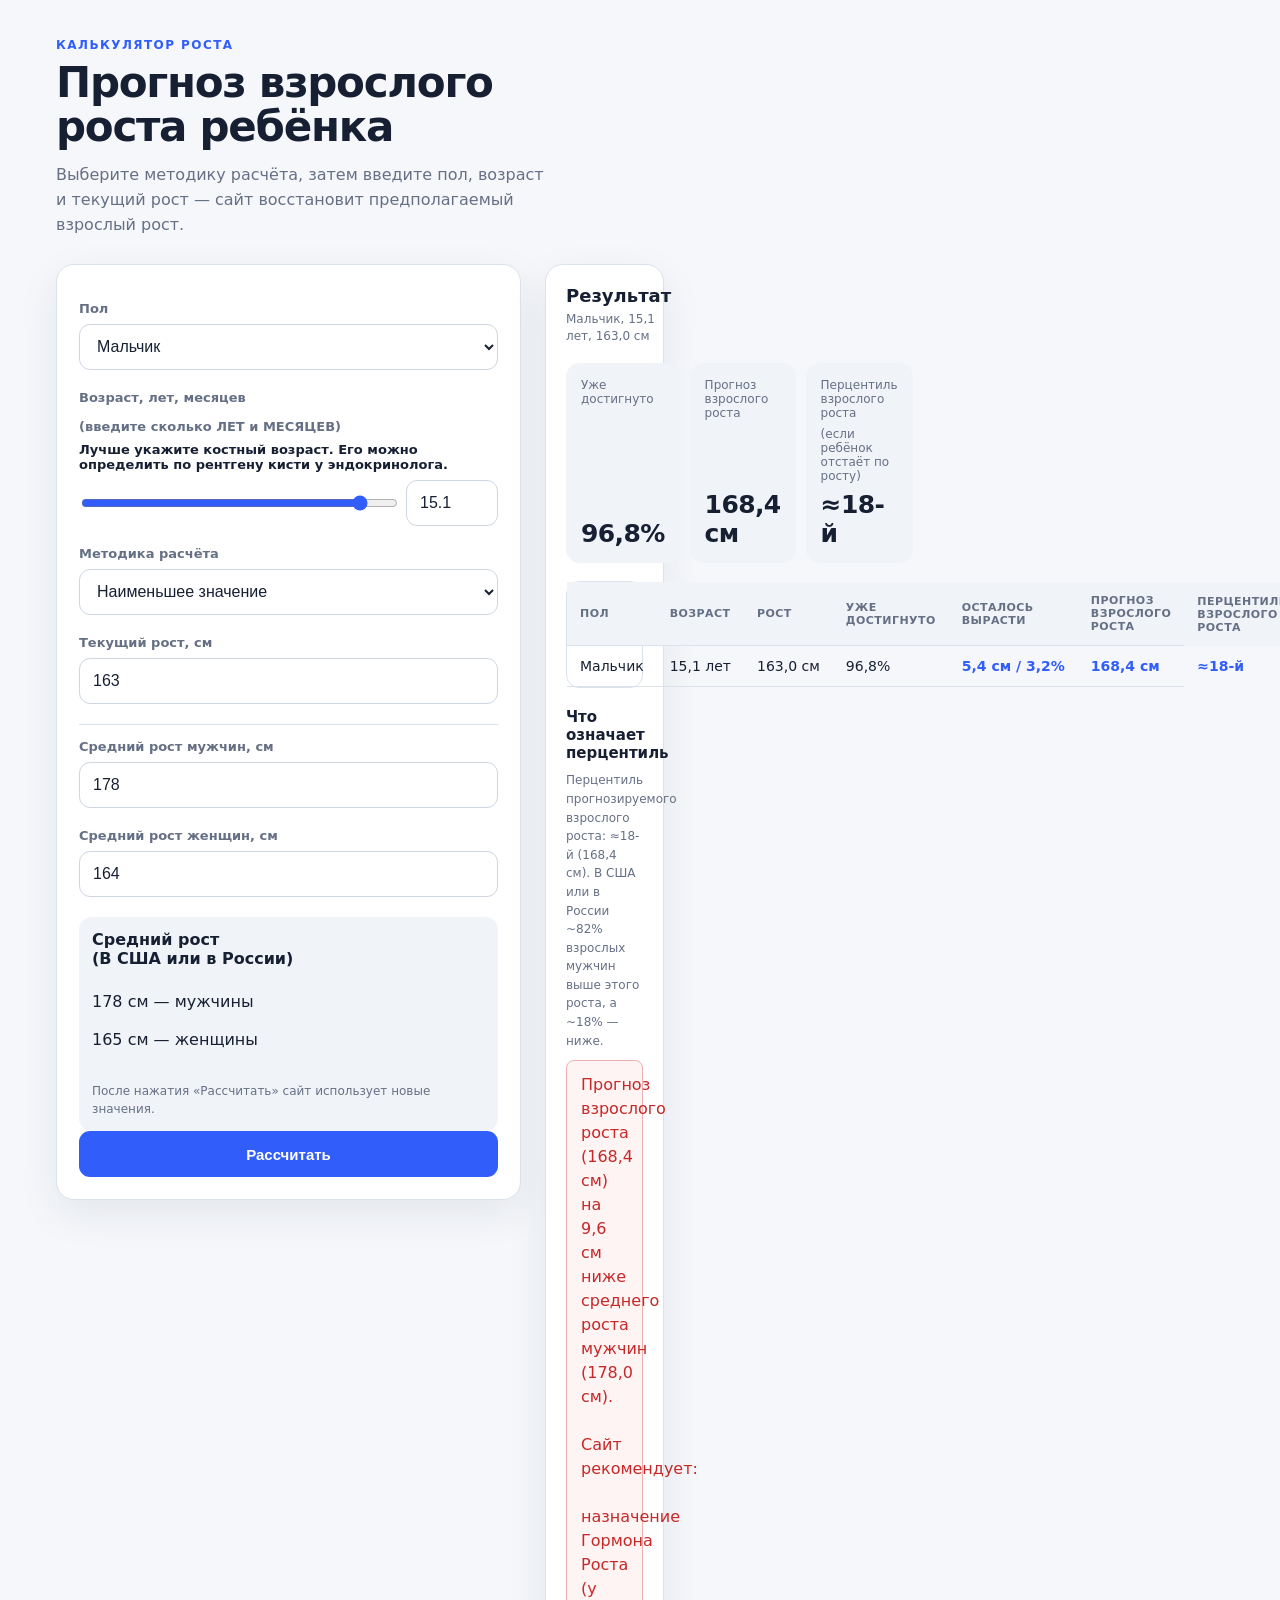
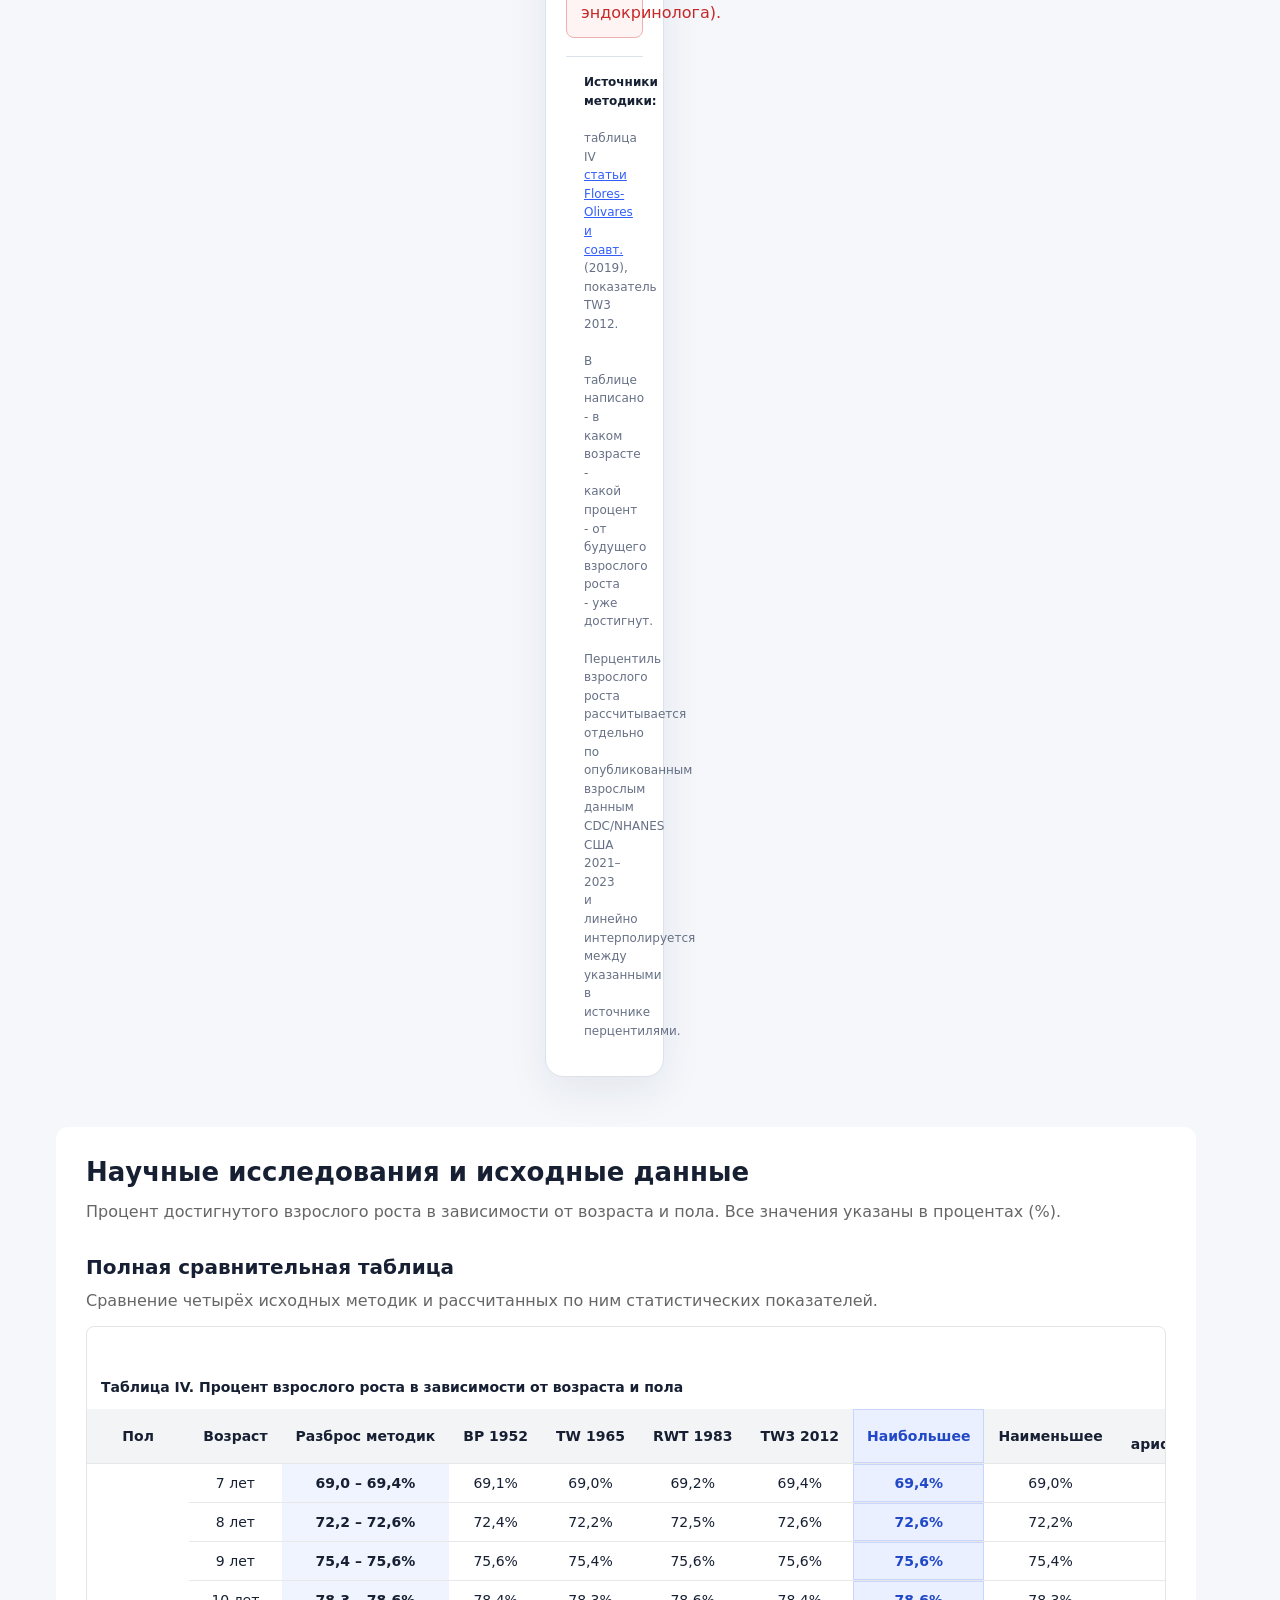
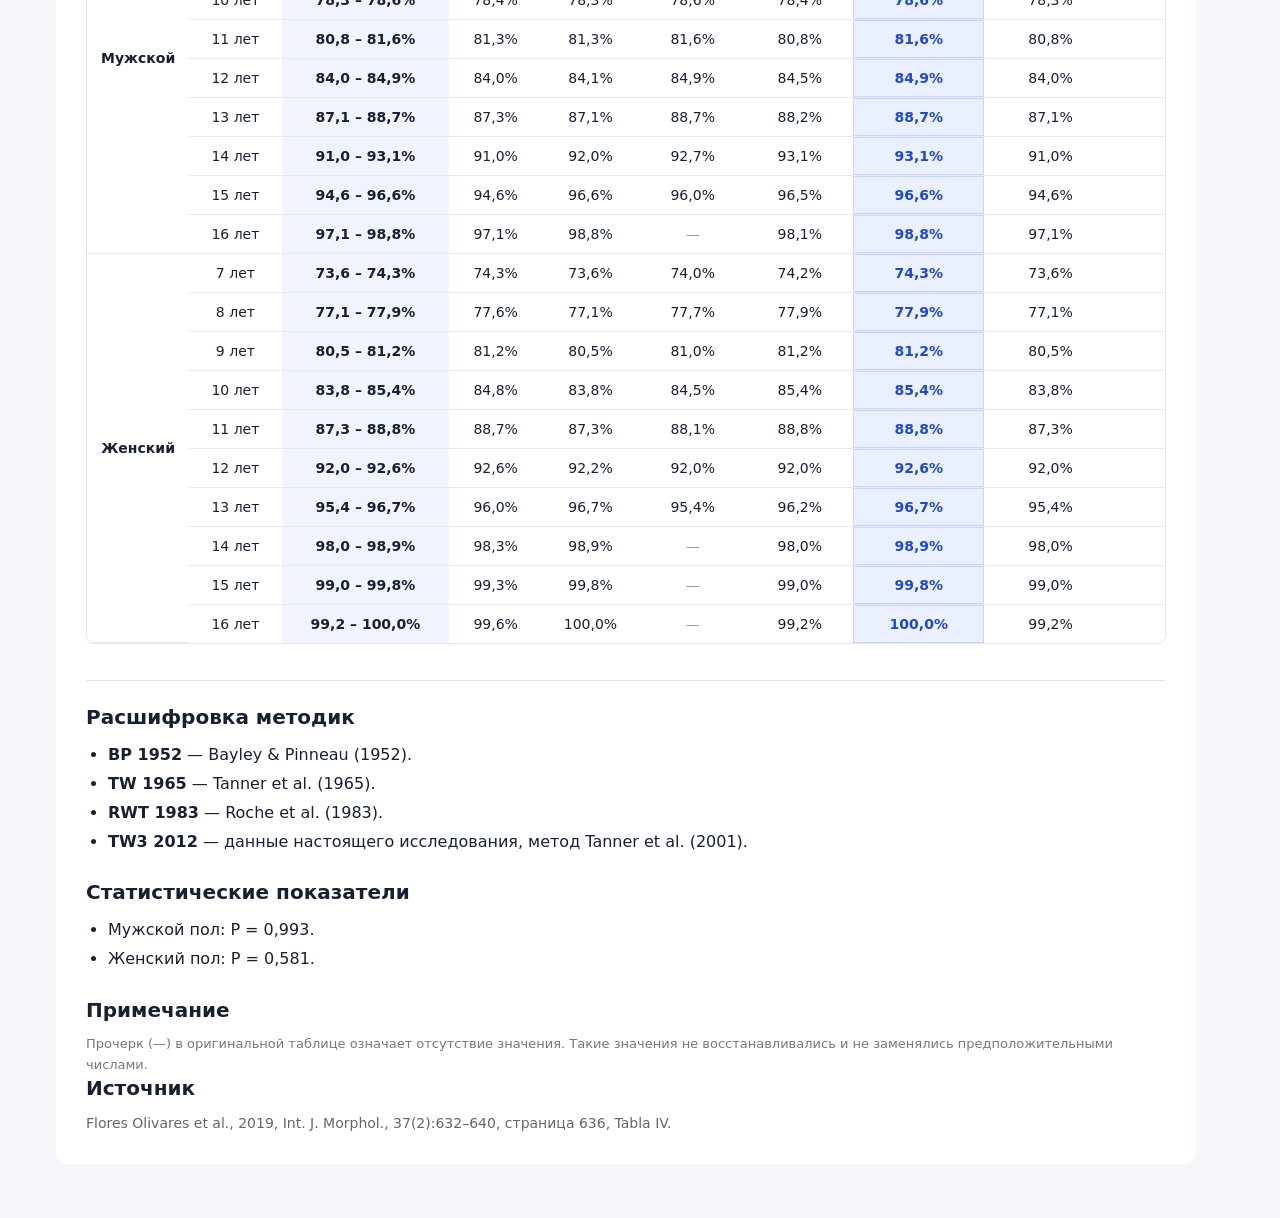
<file: dev/index 21.11.2026 бэкап (без перекл языков).html>
<!DOCTYPE html>

<html lang="ru">
<head>
<meta charset="utf-8"/>
<meta content="width=device-width,initial-scale=1" name="viewport"/>
<title>Определитель роста</title>
<link href="assets/css/style.css" rel="stylesheet"/>
</head>
<body>
<div class="site-layout">
<!-- прогноз и перцентиль.html - див -->
<div id="app">
<main class="prediction">
<header class="prediction__header">
<div class="prediction__eyebrow">Калькулятор роста</div>
<h1 class="prediction__title">Прогноз взрослого роста ребёнка</h1>
<p class="prediction__lead">Выберите методику расчёта, затем введите пол, возраст и текущий рост — сайт восстановит предполагаемый взрослый рост.</p>
</header>
<div class="prediction__layout">
<section class="prediction__card prediction__controls">
<div class="prediction__field">
<label class="prediction__label" for="gender">Пол</label>
<select class="prediction__select" id="gender">
<option value="male">Мальчик</option>
<option value="female">Девочка</option>
</select>
</div>
<div class="prediction__field">
<label class="prediction__label" for="age">Возраст, лет, месяцев</label>
<label class="prediction__label" for="">(введите сколько ЛЕТ и МЕСЯЦЕВ)</label>
<div class="prediction__age-hint">
            Лучше укажите костный возраст. Его можно определить по рентгену кисти у эндокринолога.
          </div>
<div class="prediction__age-inputs">
<input class="prediction__input prediction__input_range" id="ageRange" max="16" min="7" step="0.1" type="range" value="15.1"/>
<input class="prediction__input prediction__input_number" id="age" max="16" min="7" step="0.1" type="number" value="15.1"/>
</div>
</div>
<!--          <div class="small" style="margin-top:7px">Для дробного возраста проценты интерполируются между соседними возрастами таблицы.</div>
        
        
        </div> -->
<div class="prediction__field">
<label class="prediction__label" for="researchMethod">Методика расчёта</label>
<select class="prediction__select" id="researchMethod">
<option value="range" >Разброс методик</option>

<option value="BP1952">BP 1952</option>
<option value="TW1965">TW 1965</option>
<option value="RWT1983">RWT 1983</option>
<option value="TW32012">TW3 2012</option>



<option value="max" selected>Наименьшее значение</option>
<option value="min">Наибольшее значение</option>
<option value="average">Среднее арифметическое</option>
</select>
<div class="prediction__error" id="methodError" hidden>Для выбранной методики нет данных для указанного возраста.</div>
</div>
<div class="prediction__field">
<label class="prediction__label" for="height">Текущий рост, см</label>
<input class="prediction__input prediction__input_number" id="height" max="230" min="80" step="0.1" type="number" value="163"/>
<div class="prediction__error" hidden="" id="heightError">Введите рост от 80 до 230 см.</div>
</div>
<hr class="prediction__divider"/>
<div class="prediction__field">
<label class="prediction__label" for="avgMale">Средний рост мужчин, см</label>
<input class="prediction__input prediction__input_number" id="avgMale" max="230" min="100" step="0.1" type="number" value="178"/>
</div>
<div class="prediction__field">
<label class="prediction__label" for="avgFemale">Средний рост женщин, см</label>
<input class="prediction__input prediction__input_number" id="avgFemale" max="230" min="100" step="0.1" type="number" value="164"/>
</div>
<div class="prediction__reference">
<strong class="prediction__strong">Средний рост <br/> (В США  или в России)</strong>
<br/>
<div id="averageText">178 см — мужчины</div>
<br/>
<div id="averageText">165 см — женщины</div>
<div class="prediction__small">
<p style="display: none;"> 
            Если Вы в другой стране, 
            то Вы можете узнать в интернете 
            - какой средний рост мужчин 
            и женщин в Вашей стране, и ввести эти значения.
            </p>
<br/> <br/>
            После нажатия «Рассчитать» сайт использует новые значения.</div>
</div>
<button class="prediction__button" id="calc">Рассчитать</button>
</section>
<section class="prediction__card prediction__results">
<div class="prediction__result-head">
<div>
<div class="prediction__result-title">Результат</div>
<div class="prediction__small" id="summary">Мальчик, 14,6 лет, 165,0 см</div>
</div>

<div class="prediction__badge" id="methodBadge" style="display: none;">TW3 2012</div>


</div>
<div class="prediction__hero">
<div class="prediction__metric"><div class="prediction__metric-label">Уже достигнуто</div><div class="prediction__metric-value" id="pctReached">95,1%</div></div>
<div class="prediction__metric"><div class="prediction__metric-label">Прогноз взрослого роста</div><div class="prediction__metric-value" id="adultHeight">173,4 см</div></div>
<div class="prediction__metric">
<div class="prediction__metric-label">Перцентиль взрослого роста</div>
<div class="prediction__metric-label">(если ребёнок отстаёт по росту)</div>
<div class="prediction__metric-value" id="percentile">≈41-й</div></div>
</div>
<div class="prediction__table-wrap">
<table class="prediction__table">
<thead><tr><th class="prediction__table-cell">Пол</th>
<th class="prediction__table-cell">Возраст</th>
<th class="prediction__table-cell">Рост</th>
<th class="prediction__table-cell">Уже достигнуто</th>

<th class="prediction__table-cell">Осталось вырасти</th>

<th class="prediction__table-cell">Прогноз взрослого роста</th>

<th class="prediction__table-cell">Перцентиль взрослого роста</th>

</tr>

</thead>


<tbody>

<tr>

<td class="prediction__table-cell    " style="text-wrap: nowrap;" id="rgender">Мальчик</td>

<td class="prediction__table-cell    " style="text-wrap: nowrap;" id="rAge"></td>

<td class="prediction__table-cell    " style="text-wrap: nowrap;" id="rHeight"></td>

<td class="prediction__table-cell    " style="text-wrap: nowrap;" id="rReached"></td>

<td class="prediction__table-cell    " style="text-wrap: nowrap;" id="rRemaining">
      
      <strong class="prediction__highlight">8,4 см / 4,9%</strong>
</td>
      

<td class="prediction__table-cell    " style="text-wrap: nowrap;" id="rAdult">

<strong class="prediction__highlight">173,4 см</strong>
      
</td>

<td class="prediction__table-cell    " style="text-wrap: nowrap;" id="rPercentile">
      <strong class="prediction__highlight"> ≈41-й перцентиль </strong>
</td>

</tr>

</tbody>

</table>

</div>

<div class="prediction__section">
<h2 class="prediction__section-title">Что означает перцентиль</h2>
<div class="prediction__note" id="percentileText"></div>
<div class="prediction__advice prediction__advice_warning" id="growthHormoneAdvice">
  
  <!--
  Прогноз взрослого роста (173,4 см) на 4,6 см ниже среднего роста мужчин (178,0 см).

  Сайт рекомендует:
      
      назначение Гормона Роста (у эндокринолога).-->
    
    </div>
</div>
<div class="prediction__source">
<div class="prediction__note prediction__methodic-sources">
      
      <strong class="prediction__strong">Источники методики:</strong> 
      <br/>

      <br>
            таблица IV
            <a class="prediction__source-link" href="https://www.researchgate.net/publication/333539082_Comparacion_de_Tres_Metodologias_para_Estimar_el_Porcentaje_de_Estatura_Adulta_en_Ninos_y_Ninas_de_7_a_16_Anos" target="_blank">
               статьи  Flores-Olivares и соавт. 
            </a> 
                       
            (2019), показатель TW3 2012. <br> 

            <br>

            В таблице написано - в каком возрасте - какой процент - от будущего взрослого роста - уже достигнут. <br>
            <br>
             Перцентиль взрослого роста рассчитывается отдельно по опубликованным взрослым данным CDC/NHANES США 2021–2023  <br>
             и линейно интерполируется между указанными в источнике перцентилями.
            
            
            </div>
</div>
</section>
</div>


<section class="research-tables" aria-labelledby="research-tables-title">

  <div class="research-tables__header">
    <h2 class="research-tables__title" id="research-tables-title">
      Научные исследования и исходные данные
    </h2>
    <p class="research-tables__description">
      Процент достигнутого взрослого роста в зависимости от возраста и пола.
      Все значения указаны в процентах (%).
    </p>
  </div>

  <!-- ПОЛНАЯ ТАБЛИЦА -->
  <section class="research-tables__section">
    <h3 class="research-tables__subtitle">
      Полная сравнительная таблица
    </h3>
    <p class="research-tables__text">
      Сравнение четырёх исходных методик и рассчитанных по ним статистических показателей.
    </p>

    <div class="research-tables__scroll">
      <table class="research-tables__table research-tables__table_comparison">
        <caption class="research-tables__caption">
          Таблица IV. Процент взрослого роста в зависимости от возраста и пола
        </caption>
        <thead>
          <tr>
            <th scope="col">Пол</th>
            <th scope="col">Возраст</th>
            <th scope="col" data-method="range">Разброс методик</th>
            <th scope="col" data-method="BP1952">BP 1952</th>
            <th scope="col" data-method="TW1965">TW 1965</th>
            <th scope="col" data-method="RWT1983">RWT 1983</th>
            <th scope="col" data-method="TW32012">TW3 2012</th>
            <th scope="col" data-method="max">Наибольшее</th>
            <th scope="col" data-method="min">Наименьшее</th>
            <th scope="col" data-method="average">Среднее <br>арифметическое</th>
          </tr>
        </thead>
        <tr data-gender="male" data-age="7"><th scope="rowgroup" rowspan="10">Мужской</th><td>7 лет</td><td>69,1%</td><td>69,0%</td><td>69,2%</td><td>69,4%</td></tr>
<tr data-gender="male" data-age="8"><td>8 лет</td><td>72,4%</td><td>72,2%</td><td>72,5%</td><td>72,6%</td></tr>
<tr data-gender="male" data-age="9"><td>9 лет</td><td>75,6%</td><td>75,4%</td><td>75,6%</td><td>75,6%</td></tr>
<tr data-gender="male" data-age="10"><td>10 лет</td><td>78,4%</td><td>78,3%</td><td>78,6%</td><td>78,4%</td></tr>
<tr data-gender="male" data-age="11"><td>11 лет</td><td>81,3%</td><td>81,3%</td><td>81,6%</td><td>80,8%</td></tr>
<tr data-gender="male" data-age="12"><td>12 лет</td><td>84,0%</td><td>84,1%</td><td>84,9%</td><td>84,5%</td></tr>
<tr data-gender="male" data-age="13"><td>13 лет</td><td>87,3%</td><td>87,1%</td><td>88,7%</td><td>88,2%</td></tr>
<tr data-gender="male" data-age="14"><td>14 лет</td><td>91,0%</td><td>92,0%</td><td>92,7%</td><td>93,1%</td></tr>
<tr data-gender="male" data-age="15"><td>15 лет</td><td>94,6%</td><td>96,6%</td><td>96,0%</td><td>96,5%</td></tr>
<tr data-gender="male" data-age="16"><td>16 лет</td><td>97,1%</td><td>98,8%</td><td class="research-tables__missing">—</td><td>98,1%</td></tr>

<br>
<br>

<tr data-gender="female" data-age="7"><th scope="rowgroup" rowspan="10">Женский</th><td>7 лет</td><td>74,3%</td><td>73,6%</td><td>74,0%</td><td>74,2%</td></tr>
<tr data-gender="female" data-age="8"><td>8 лет</td><td>77,6%</td><td>77,1%</td><td>77,7%</td><td>77,9%</td></tr>
<tr data-gender="female" data-age="9"><td>9 лет</td><td>81,2%</td><td>80,5%</td><td>81,0%</td><td>81,2%</td></tr>
<tr data-gender="female" data-age="10"><td>10 лет</td><td>84,8%</td><td>83,8%</td><td>84,5%</td><td>85,4%</td></tr>
<tr data-gender="female" data-age="11"><td>11 лет</td><td>88,7%</td><td>87,3%</td><td>88,1%</td><td>88,8%</td></tr>
<tr data-gender="female" data-age="12"><td>12 лет</td><td>92,6%</td><td>92,2%</td><td>92,0%</td><td>92,0%</td></tr>
<tr data-gender="female" data-age="13"><td>13 лет</td><td>96,0%</td><td>96,7%</td><td>95,4%</td><td>96,2%</td></tr>
<tr data-gender="female" data-age="14"><td>14 лет</td><td>98,3%</td><td>98,9%</td><td class="research-tables__missing">—</td><td>98,0%</td></tr>
<tr data-gender="female" data-age="15"><td>15 лет</td><td>99,3%</td><td>99,8%</td><td class="research-tables__missing">—</td><td>99,0%</td></tr>
<tr data-gender="female" data-age="16"><td>16 лет</td><td>99,6%</td><td>100,0%</td><td class="research-tables__missing">—</td><td>99,2%</td></tr></tbody>
      </table>
    </div>
  </section>


  <!-- BP 1952 -->
  <section class="research-tables__section research-tables__section_hidden" style="display:none;" >
    <h3 class="research-tables__subtitle">
      BP 1952 — Bayley &amp; Pinneau
    </h3>
    <div class="research-tables__scroll">
      <table class="research-tables__table research-tables__table_compact">
        <caption class="research-tables__caption">
          Процент взрослого роста по методике BP 1952
        </caption>
        <thead>
          <tr><th scope="col">Возраст</th><th scope="col">Мужской пол</th><th scope="col">Женский пол</th></tr>
        </thead>
        <tbody>
          <tr><th scope="row">7 лет</th><td>69,1%</td><td>74,3%</td></tr>
          <tr><th scope="row">8 лет</th><td>72,4%</td><td>77,6%</td></tr>
          <tr><th scope="row">9 лет</th><td>75,6%</td><td>81,2%</td></tr>
          <tr><th scope="row">10 лет</th><td>78,4%</td><td>84,8%</td></tr>
          <tr><th scope="row">11 лет</th><td>81,3%</td><td>88,7%</td></tr>
          <tr><th scope="row">12 лет</th><td>84,0%</td><td>92,6%</td></tr>
          <tr><th scope="row">13 лет</th><td>87,3%</td><td>96,0%</td></tr>
          <tr><th scope="row">14 лет</th><td>91,0%</td><td>98,3%</td></tr>
          <tr><th scope="row">15 лет</th><td>94,6%</td><td>99,3%</td></tr>
          <tr><th scope="row">16 лет</th><td>97,1%</td><td>99,6%</td></tr>
        </tbody>
      </table>
    </div>
    <p class="research-tables__note">
      Источник данных: продольное исследование Berkeley Growth Study children.
    </p>
  </section>


  <!-- TW 1965 -->
  <section class="research-tables__section research-tables__section_hidden" style="display:none;" >
    <h3 class="research-tables__subtitle">
      TW 1965 — Tanner et al.
    </h3>
    <div class="research-tables__scroll">
      <table class="research-tables__table research-tables__table_compact">
        <caption class="research-tables__caption">
          Процент взрослого роста по методике TW 1965
        </caption>
        <thead>
          <tr><th scope="col">Возраст</th><th scope="col">Мужской пол</th><th scope="col">Женский пол</th></tr>
        </thead>
        <tbody>
          <tr><th scope="row">7 лет</th><td>69,0%</td><td>73,6%</td></tr>
          <tr><th scope="row">8 лет</th><td>72,2%</td><td>77,1%</td></tr>
          <tr><th scope="row">9 лет</th><td>75,4%</td><td>80,5%</td></tr>
          <tr><th scope="row">10 лет</th><td>78,3%</td><td>83,8%</td></tr>
          <tr><th scope="row">11 лет</th><td>81,3%</td><td>87,3%</td></tr>
          <tr><th scope="row">12 лет</th><td>84,1%</td><td>92,2%</td></tr>
          <tr><th scope="row">13 лет</th><td>87,1%</td><td>96,7%</td></tr>
          <tr><th scope="row">14 лет</th><td>92,0%</td><td>98,9%</td></tr>
          <tr><th scope="row">15 лет</th><td>96,6%</td><td>99,8%</td></tr>
          <tr><th scope="row">16 лет</th><td>98,8%</td><td>100,0%</td></tr>
        </tbody>
      </table>
    </div>
    <p class="research-tables__note">
      Источник данных: продольное исследование Child Study Centre in London.
    </p>
  </section>


  <!-- RWT 1983 -->
  <section class="research-tables__section research-tables__section_hidden" style="display:none;" >
    <h3 class="research-tables__subtitle">
      RWT 1983 — Roche et al.
    </h3>
    <div class="research-tables__scroll">
      <table class="research-tables__table research-tables__table_compact">
        <caption class="research-tables__caption">
          Процент взрослого роста по методике RWT 1983
        </caption>
        <thead>
          <tr><th scope="col">Возраст</th><th scope="col">Мужской пол</th><th scope="col">Женский пол</th></tr>
        </thead>
        <tbody>
          <tr><th scope="row">7 лет</th><td>69,2%</td><td>74,0%</td></tr>
          <tr><th scope="row">8 лет</th><td>72,5%</td><td>77,7%</td></tr>
          <tr><th scope="row">9 лет</th><td>75,6%</td><td>81,0%</td></tr>
          <tr><th scope="row">10 лет</th><td>78,6%</td><td>84,5%</td></tr>
          <tr><th scope="row">11 лет</th><td>81,6%</td><td>88,1%</td></tr>
          <tr><th scope="row">12 лет</th><td>84,9%</td><td>92,0%</td></tr>
          <tr><th scope="row">13 лет</th><td>88,7%</td><td>95,4%</td></tr>
          <tr><th scope="row">14 лет</th><td>92,7%</td><td class="research-tables__missing">—</td></tr>
          <tr><th scope="row">15 лет</th><td>96,0%</td><td class="research-tables__missing">—</td></tr>
          <tr><th scope="row">16 лет</th><td class="research-tables__missing">—</td><td class="research-tables__missing">—</td></tr>
        </tbody>
      </table>
    </div>
    <p class="research-tables__note">
      Оценка методом RWT (Wainer et al., 1978).
    </p>
  </section>


  <!-- TW3 2012 -->
  <section class="research-tables__section research-tables__section_hidden" style="display:none;" >
    <h3 class="research-tables__subtitle">
      TW3 2012 — настоящее исследование
    </h3>
    <div class="research-tables__scroll">
      <table class="research-tables__table research-tables__table_compact">
        <caption class="research-tables__caption">
          Процент взрослого роста по методике TW3 2012
        </caption>
        <thead>
          <tr><th scope="col">Возраст</th><th scope="col">Мужской пол</th><th scope="col">Женский пол</th></tr>
        </thead>
        <tbody>
          <tr><th scope="row">7 лет</th><td>69,4%</td><td>74,2%</td></tr>
          <tr><th scope="row">8 лет</th><td>72,6%</td><td>77,9%</td></tr>
          <tr><th scope="row">9 лет</th><td>75,6%</td><td>81,2%</td></tr>
          <tr><th scope="row">10 лет</th><td>78,4%</td><td>85,4%</td></tr>
          <tr><th scope="row">11 лет</th><td>80,8%</td><td>88,8%</td></tr>
          <tr><th scope="row">12 лет</th><td>84,5%</td><td>92,0%</td></tr>
          <tr><th scope="row">13 лет</th><td>88,2%</td><td>96,2%</td></tr>
          <tr><th scope="row">14 лет</th><td>93,1%</td><td>98,0%</td></tr>
          <tr><th scope="row">15 лет</th><td>96,5%</td><td>99,0%</td></tr>
          <tr><th scope="row">16 лет</th><td>98,1%</td><td>99,2%</td></tr>
        </tbody>
      </table>
    </div>
    <p class="research-tables__note">
      Результаты настоящего исследования, полученные методом TW3
      (Tanner et al., 2001).
    </p>
  </section>


  <!-- ПОЯСНЕНИЯ И ИСТОЧНИК -->
  <section class="research-tables__section research-tables__references">
    <h3 class="research-tables__subtitle">Расшифровка методик</h3>

    <ul class="research-tables__list">
      <li><strong>BP 1952</strong> — Bayley &amp; Pinneau (1952).</li>
      <li><strong>TW 1965</strong> — Tanner et al. (1965).</li>
      <li><strong>RWT 1983</strong> — Roche et al. (1983).</li>
      <li><strong>TW3 2012</strong> — данные настоящего исследования, метод Tanner et al. (2001).</li>
    </ul>

    <h3 class="research-tables__subtitle">Статистические показатели</h3>
    <ul class="research-tables__list">
      <li>Мужской пол: P = 0,993.</li>
      <li>Женский пол: P = 0,581.</li>
    </ul>

    <h3 class="research-tables__subtitle">Примечание</h3>
    <p class="research-tables__note">
      Прочерк (—) в оригинальной таблице означает отсутствие значения.
      Такие значения не восстанавливались и не заменялись предположительными числами.
    </p>

    <h3 class="research-tables__subtitle">Источник</h3>
    <p class="research-tables__source">
      Flores Olivares et al., 2019, Int. J. Morphol., 37(2):632–640,
      страница 636, Tabla IV.
    </p>
  </section>

</section>


</main>
</div>
</div>





<script src="assets/js/script.js"></script>
</body>
</html>
</file>
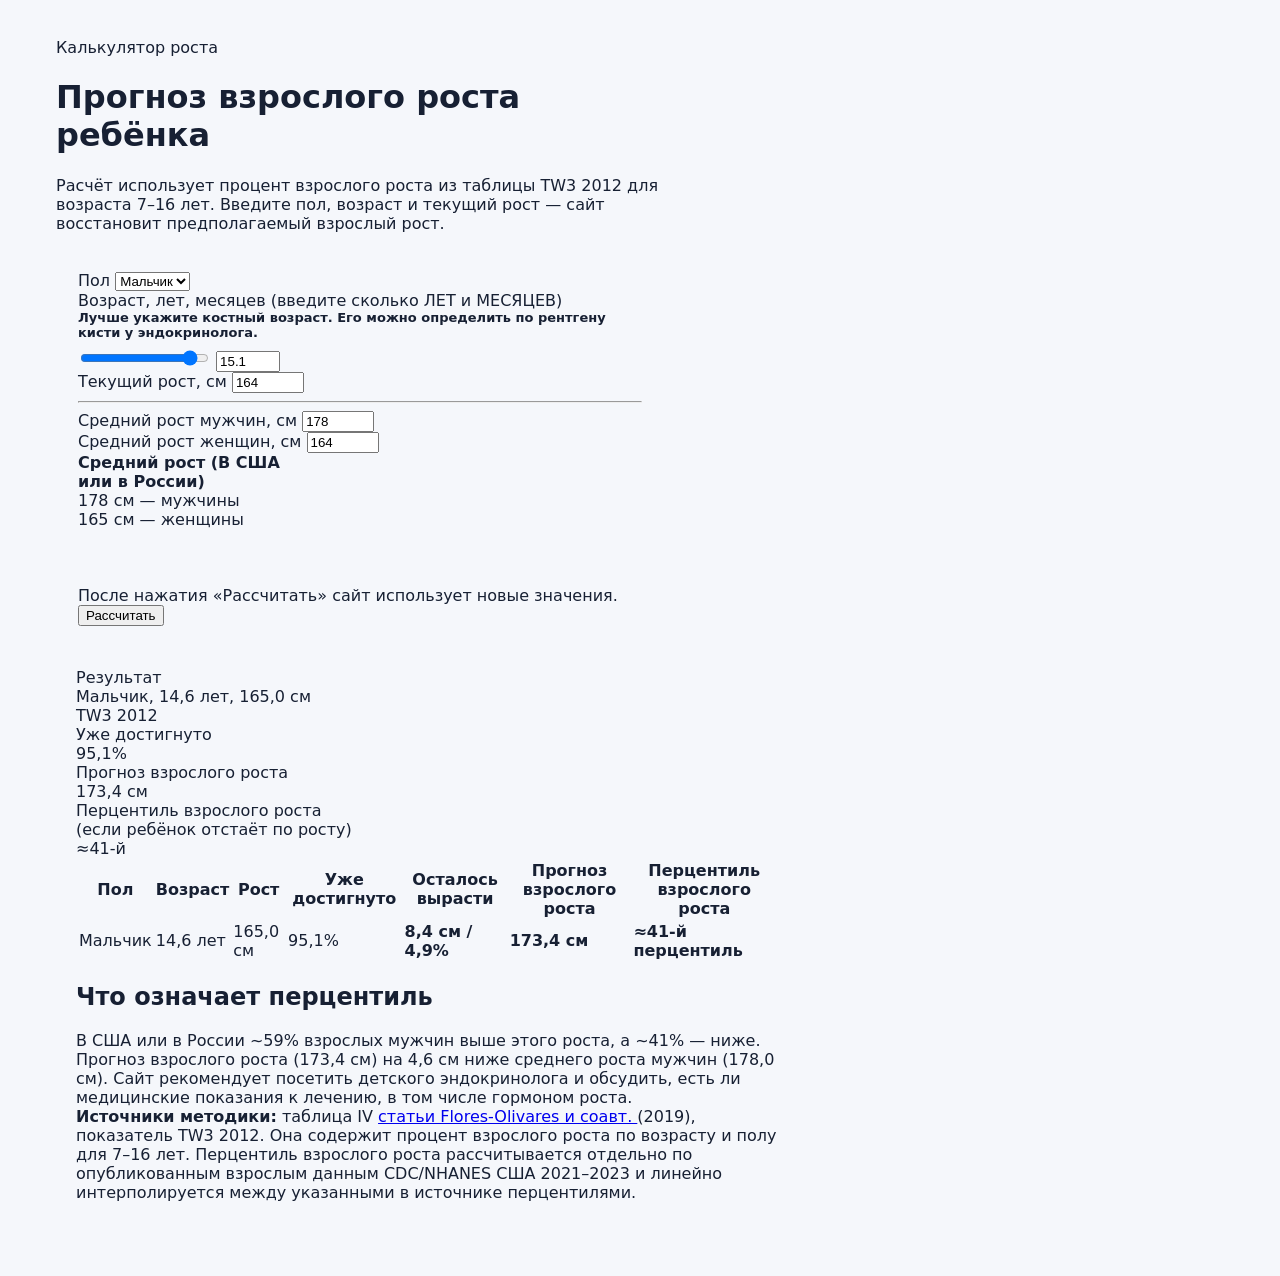
<file: dev/index старее 12.11.2026, бэкап.html>
<!doctype html>

<html lang="ru">
<head>
    
<meta charset="utf-8">
<meta name="viewport" content="width=device-width,initial-scale=1">

<title>Определитель роста</title>

<link rel="stylesheet" href="assets/css/style.css">

</head>

<body>


  <div class="site-layout">

<!-- прогноз и перцентиль.html - див -->

<div id="app">
  <main class="prediction-section">
    <header>
      <div class="eyebrow">Калькулятор роста</div>
      <h1>Прогноз взрослого роста ребёнка</h1>
      <p class="lead">Расчёт использует процент взрослого роста из таблицы TW3 2012 для возраста 7–16 лет. Введите пол, возраст и текущий рост — сайт восстановит предполагаемый взрослый рост.</p>
    </header>

    <div class="prediction">
      <section class="card prediction__controls">
        <div class="field">
          <label for="gender">Пол</label>
          <select id="gender">
            <option value="male">Мальчик</option>
            <option value="female">Девочка</option>
          </select>
        </div>

        <div class="field">
          <label for="age">Возраст, лет, месяцев</label>
          <label for="">(введите сколько ЛЕТ и МЕСЯЦЕВ)</label>

          <div class="age age-hint" style="    display: block;
    font-size: 13px;
    font-weight: 750;
    margin-bottom: 8px;">
            Лучше укажите костный возраст. Его можно определить по рентгену кисти у эндокринолога.
          </div>

          <div class="age-row">
            <input id="ageRange" type="range" min="7" max="16" step="0.1" value="15.1">
            <input id="age" type="number" min="7" max="16" step="0.1" value="15.1">
          </div>

        </div>

          <!--          <div class="small" style="margin-top:7px">Для дробного возраста проценты интерполируются между соседними возрастами таблицы.</div>
        
        
        </div> -->

        <div class="field">
          <label for="height">Текущий рост, см</label>
          <input id="height" type="number" min="80" max="230" step="0.1" value="164">
          <div id="heightError" class="error" hidden>Введите рост от 80 до 230 см.</div>
        </div>
        <hr>
        <div class="field">
          <label for="avgMale">Средний рост мужчин, см</label>
          <input id="avgMale" type="number" min="100" max="230" step="0.1" value="178">
        </div>

        <div class="field">
          <label for="avgFemale">Средний рост женщин, см</label>
          <input id="avgFemale" type="number" min="100" max="230" step="0.1" value="164">
        </div>

        <div class="refbox">
          <strong>Средний рост (В США <br> или в России)</strong>
          <div id="averageText">178 см — мужчины</div>
          <div id="averageText">165 см — женщины</div>
          <br/>
          <div class="small">
            <p style="display:none;"> 
            Если Вы в другой стране, 
            то Вы можете узнать в интернете 
            - какой средний рост мужчин 
            и женщин в Вашей стране, и ввести эти значения.
            </p>

            <br/>  <br/>
            После нажатия «Рассчитать» сайт использует новые значения.</div>

        </div>
        <button id="calc">Рассчитать</button>
      </section>

     <section class="card results prediction__results" style="
    display: grid;
    grid-template-areas:
        &quot;result-head result-head result-head&quot;
        &quot;hero hero hero&quot;
        &quot;table-wrap table-wrap table-wrap&quot;
        &quot;percentil percentil percentil&quot;
        &quot;source source source&quot;;
    grid-template-columns: 1fr 1fr 1fr;
    width: 742px;
    padding: 20px;
">
        <div class="result-head" style="
    grid-area:  result-head;
">
          <div>
            <div class="result-title">Результат</div>
            <div id="summary" class="small">Мальчик, 14,6 лет, 165,0 см</div>
          </div>
          <div class="badge">TW3 2012</div>
        </div>
        
        <div class="hero" style="
    grid-area: hero;
">
          <div class="metric"><div class="k">Уже достигнуто</div><div id="pctReached" class="v">95,1%</div></div>
          <div class="metric"><div class="k">Прогноз взрослого роста</div><div id="adultHeight" class="v">173,4 см</div></div>
          <div class="metric">
            <div class="k">Перцентиль взрослого роста</div>
            <div class="k">(если ребёнок отстаёт по росту)</div>
    
            <div id="percentile" class="v">≈41-й</div></div>
        </div>
        
        <div class="table-wrap" style="
    grid-area:  table-wrap;
">
          <table>
            <thead><tr><th>Пол</th>
              
              <th>Возраст</th>
              
              <th>Рост</th>
              
              <th>Уже достигнуто</th><th>Осталось вырасти</th><th>Прогноз взрослого роста</th><th>Перцентиль взрослого роста</th></tr></thead>
            <tbody><tr>
              <td id="rgender">Мальчик</td><td id="rAge">14,6 лет</td><td id="rHeight">165,0 см</td><td id="rReached">95,1%</td>
              <td id="rRemaining"><strong class="highlight">8,4 см / 4,9%</strong></td><td id="rAdult"><strong class="highlight">173,4 см</strong></td><td id="rPercentile"><strong class="highlight">≈41-й перцентиль</strong></td>
            </tr></tbody>
          </table>
        </div>

        <div class="section" style="
    grid-area: percentil;
">
          <h2>Что означает перцентиль</h2>
          <div id="percentileText" class="note">В США или в России ~59% взрослых мужчин выше этого роста, а ~41% — ниже.</div>
          <div id="growthHormoneAdvice" class="advice percentileWarning">Прогноз взрослого роста (173,4 см) на 4,6 см ниже среднего роста мужчин (178,0 см).
      Сайт рекомендует посетить детского эндокринолога и обсудить, есть ли медицинские показания к лечению, в том числе гормоном роста.</div>
        </div>

        <div class="source" style="
    grid-area: source;
">
          <div class="note"><strong>Источники методики:</strong> 
            таблица IV
            <a href="https://www.researchgate.net/publication/333539082_Comparacion_de_Tres_Metodologias_para_Estimar_el_Porcentaje_de_Estatura_Adulta_en_Ninos_y_Ninas_de_7_a_16_Anos" target="_blank">
               статьи  Flores-Olivares и соавт. 
            </a> 
                       
            (2019), показатель TW3 2012. 
            Она содержит процент взрослого роста по возрасту и полу для 7–16 лет.
             Перцентиль взрослого роста рассчитывается отдельно по опубликованным взрослым данным CDC/NHANES США 2021–2023 
             и линейно интерполируется между указанными в источнике перцентилями.
            
            
            </div>

        </div>
      </section>


    </div>
  </main>
</div>

</div>

<script src="assets/js/script.js"></script>

</body>


</html>
</file>
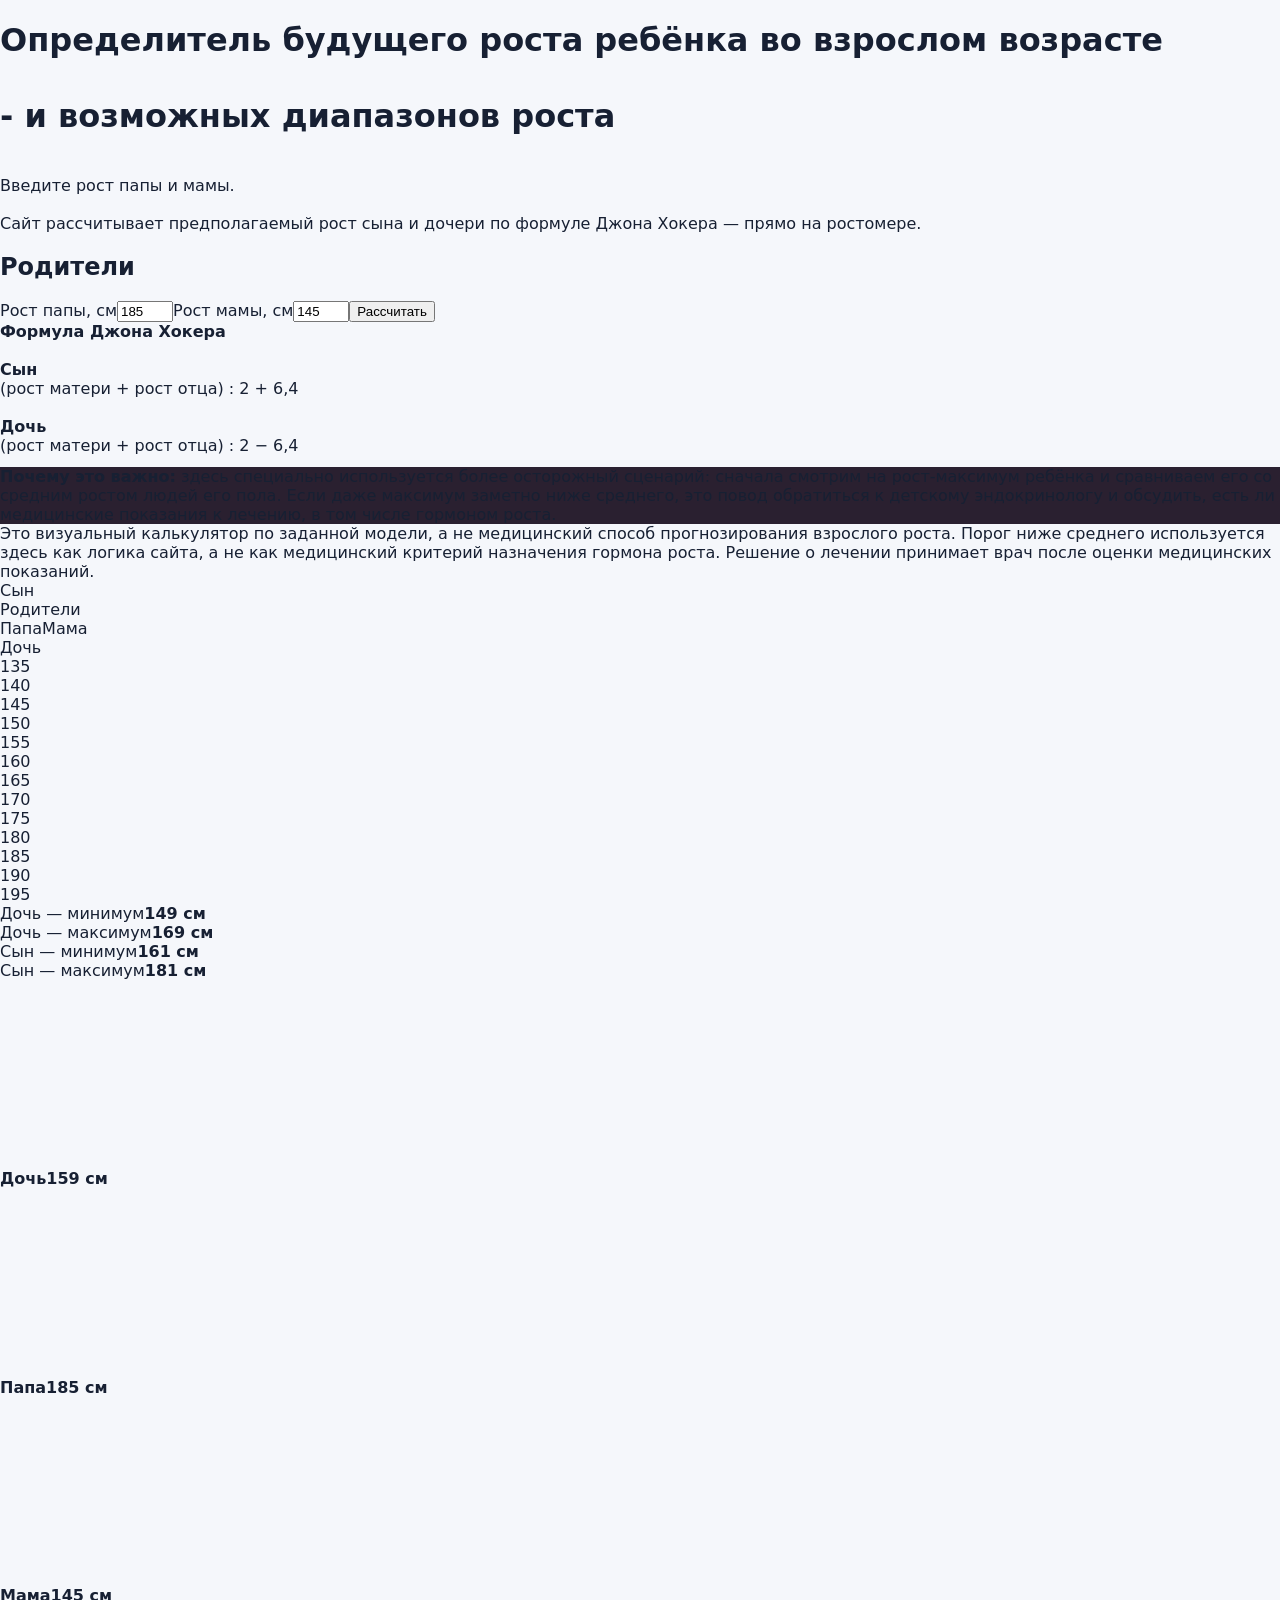
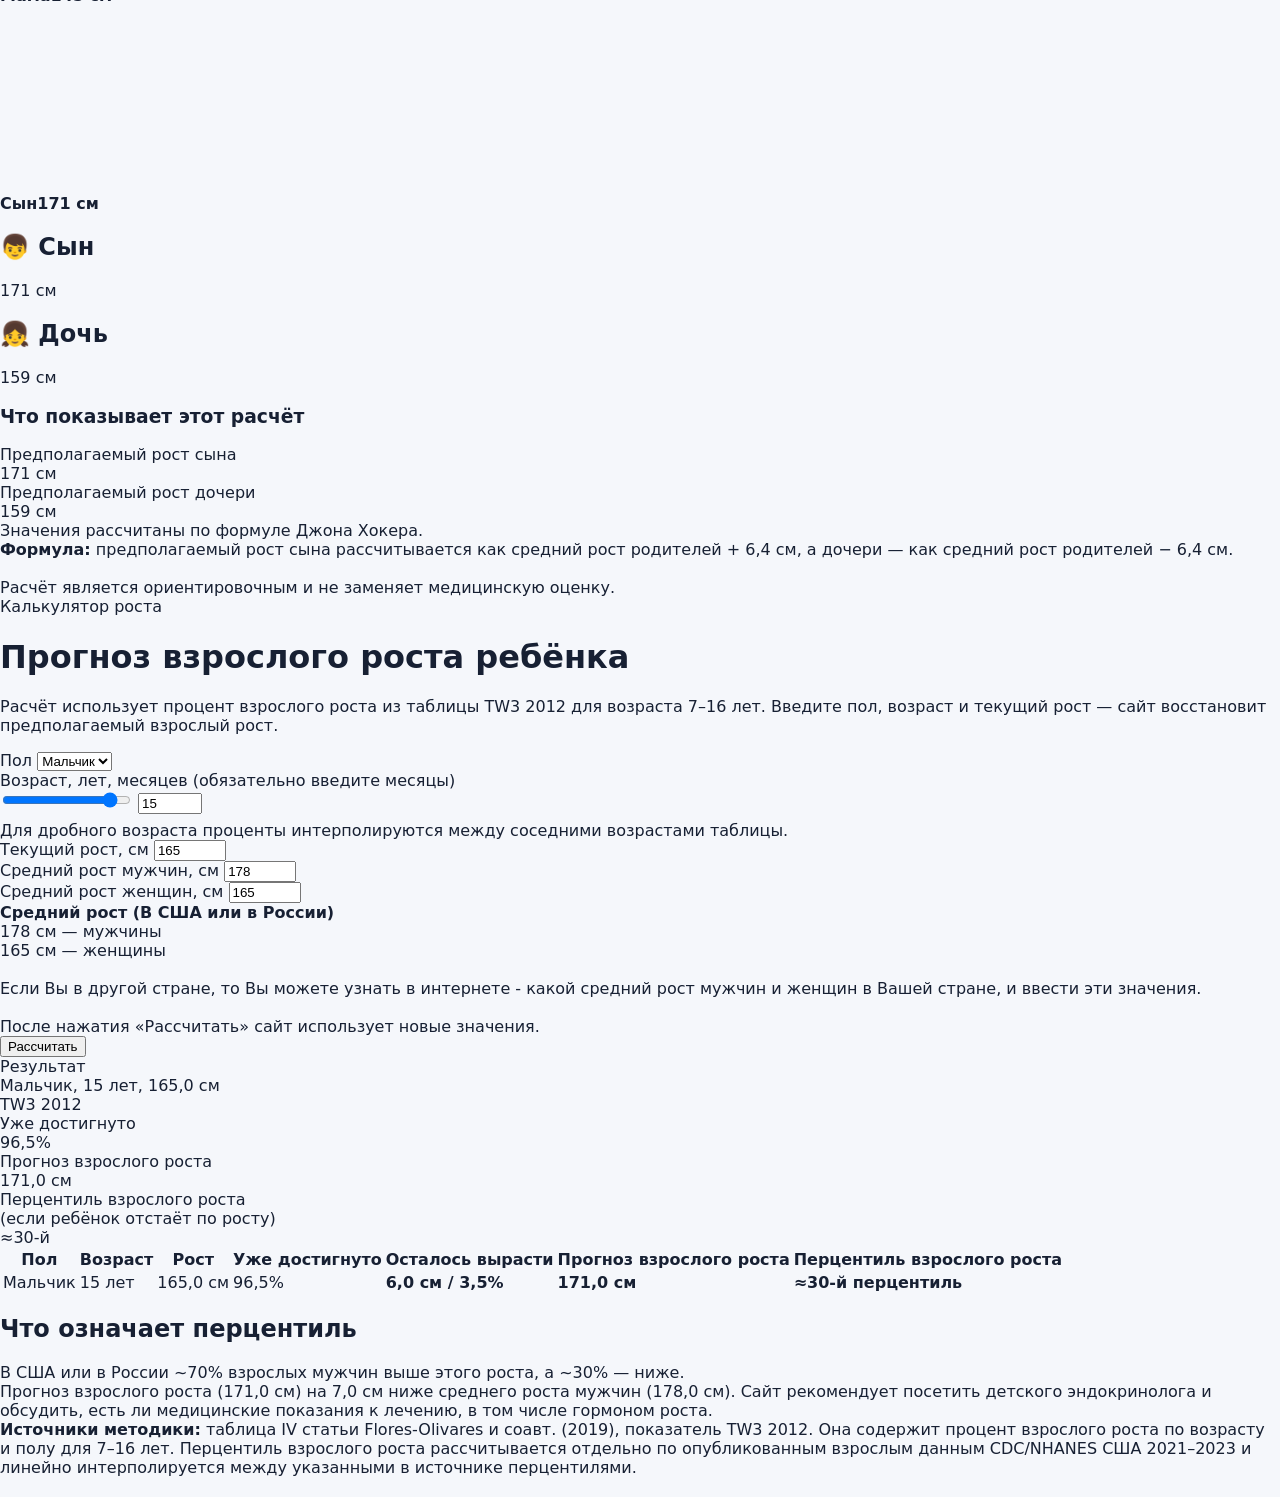
<file: dev/index1.html>
<!doctype html>

<html lang="ru">
<head>
    
<meta charset="utf-8">
<meta name="viewport" content="width=device-width,initial-scale=1">

<title>Определитель роста</title>

<link rel="stylesheet" href="assets/css/style.css">

</head>

<body>
    <!-- Формула Джона Хокера.html div-->
<div class="wrap"><header><h1>Определитель будущего роста ребёнка во взрослом возрасте 
  <br/></br>
  
  - и возможных диапазонов роста</h1>
  </br>
  <div class="lead">Введите рост папы и мамы. 
    </br>
    </br>
    Сайт рассчитывает предполагаемый рост сына и дочери по формуле Джона Хокера — прямо на ростомере.</div></header><div class="layout"><section class="card"><h2>Родители</h2><label>Рост папы, см</label><input id="dad" type="number" min="70" max="250" value="185"><label>Рост мамы, см</label><input id="mom" type="number" min="70" max="250" value="145"><button onclick="calculateParents()">Рассчитать</button><div class="formula"><b>Формула Джона Хокера</b><br><br><b>Сын</b><br>(рост матери + рост отца) : 2 + 6,4<br><br><b>Дочь</b><br>(рост матери + рост отца) : 2 − 6,4</div><div class="note" style="margin-top:12px;background:#2a2030">
<b>Почему это важно:</b> здесь специально используется более осторожный сценарий: сначала смотрим на рост-максимум ребёнка и сравниваем его со средним ростом людей его пола. Если даже максимум заметно ниже среднего, это повод обратиться к детскому эндокринологу и обсудить, есть ли медицинские показания к лечению, в том числе гормоном роста.
</div>

<!-- Формула Джона Хокера.html div-->
<div class="disclaimer">Это визуальный калькулятор по заданной модели, а не медицинский способ прогнозирования взрослого роста. Порог ниже среднего используется здесь как логика сайта, а не как медицинский критерий назначения гормона роста. Решение о лечении принимает врач после оценки медицинских показаний.</div></section><section class="card"><div class="stageHeader">
<div>Сын</div>
<div>Родители<div class="parentNames"><span>Папа</span><span>Мама</span></div></div>
<div>Дочь</div>
</div><div class="stage"><div class="ruler" id="ruler"></div><div class="divider left"></div><div class="divider right"></div><div class="people" id="people"></div></div><div class="results"><div class="result"><h2>👦 Сын</h2><div class="num" id="sonHeight">—</div></div><div class="result"><h2>👧 Дочь</h2><div class="num" id="daughterHeight">—</div></div></div><div id="advice" class="advice"></div><div class="note">
<b>Формула:</b> предполагаемый рост сына рассчитывается как средний рост родителей + 6,4 см, а дочери — как средний рост родителей − 6,4 см.<br><br>
Расчёт является ориентировочным и не заменяет медицинскую оценку.
</div></section></div></div>



<!-- прогноз и перцентиль.html - див -->

<div id="app">
  <main class="wrap">
    <header>
      <div class="eyebrow">Калькулятор роста</div>
      <h1>Прогноз взрослого роста ребёнка</h1>
      <p class="lead">Расчёт использует процент взрослого роста из таблицы TW3 2012 для возраста 7–16 лет. Введите пол, возраст и текущий рост — сайт восстановит предполагаемый взрослый рост.</p>
    </header>

    <div class="grid">
      <section class="card controls">
        <div class="field">
          <label for="gender">Пол</label>
          <select id="gender">
            <option value="male">Мальчик</option>
            <option value="female">Девочка</option>
          </select>
        </div>

        <div class="field">
          <label for="age">Возраст, лет, месяцев</label>
          <label for="">(обязательно введите месяцы)</label>
          <div class="age-row">
            <input id="ageRange" type="range" min="7" max="16" step="0.1" value="15">
            <input id="age" type="number" min="7" max="16" step="0.1" value="15">
          </div>
          <div class="small" style="margin-top:7px">Для дробного возраста проценты интерполируются между соседними возрастами таблицы.</div>
        </div>

        <div class="field">
          <label for="height">Текущий рост, см</label>
          <input id="height" type="number" min="80" max="230" step="0.1" value="165">
          <div id="heightError" class="error" hidden>Введите рост от 80 до 230 см.</div>
        </div>

        <div class="field">
          <label for="avgMale">Средний рост мужчин, см</label>
          <input id="avgMale" type="number" min="100" max="230" step="0.1" value="178">
        </div>

        <div class="field">
          <label for="avgFemale">Средний рост женщин, см</label>
          <input id="avgFemale" type="number" min="100" max="230" step="0.1" value="165">
        </div>

        <div class="refbox">
          <strong>Средний рост (В США или в России)</strong>
          <div id="averageText">178 см — мужчины</div>
          <div id="averageText">165 см — женщины</div>
          <br/>
          <div class="small">
            Если Вы в другой стране, то Вы можете узнать в интернете - какой средний рост мужчин и женщин в Вашей стране, и ввести эти значения.
            <br/>  <br/>
            После нажатия «Рассчитать» сайт использует новые значения.</div>

        </div>
        <button id="calc">Рассчитать</button>
      </section>

      <section class="card results">
        <div class="result-head">
          <div>
            <div class="result-title">Результат</div>
            <div id="summary" class="small">Мальчик, 15 лет, 165 см</div>
          </div>
          <div class="badge">TW3 2012</div>
        </div>
        <div></div>
        <div class="hero">
          <div class="metric"><div class="k">Уже достигнуто</div><div id="pctReached" class="v">96,5%</div></div>
          <div class="metric"><div class="k">Прогноз взрослого роста</div><div id="adultHeight" class="v">171,0 см</div></div>
          <div class="metric">
            <div class="k">Перцентиль взрослого роста</div>
            <div class="k">(если ребёнок отстаёт по росту)</div>
    
            <div id="percentile" class="v">≈30-й</div></div>
        </div>
        <div></div>
        <div class="table-wrap">
          <table>
            <thead><tr><th>Пол</th><th>Возраст</th><th>Рост</th><th>Уже достигнуто</th><th>Осталось вырасти</th><th>Прогноз взрослого роста</th><th>Перцентиль взрослого роста</th></tr></thead>
            <tbody><tr>
              <td id="rgender">Мальчик</td><td id="rAge">15 лет</td><td id="rHeight">165 см</td><td id="rReached">96,5%</td>
              <td id="rRemaining"><strong class="highlight">6,0 см / 3,5%</strong></td><td id="rAdult"><strong class="highlight">171,0 см</strong></td><td id="rPercentile"><strong class="highlight">≈30-й перцентиль</strong></td>
            </tr></tbody>
          </table>
        </div>

        <div class="section">
          <h2>Что означает перцентиль</h2>
          <div id="percentileText" class="note">Примерно 30% мужчин в используемой взрослой референсной выборке ниже этого роста, а примерно 70% — выше.</div>
          <div id="growthHormoneAdvice" class="advice" hidden></div>
        </div>

        <div class="source">
          <div class="note"><strong>Источники методики:</strong> таблица IV статьи Flores-Olivares и соавт. (2019), показатель TW3 2012. Она содержит процент взрослого роста по возрасту и полу для 7–16 лет. Перцентиль взрослого роста рассчитывается отдельно по опубликованным взрослым данным CDC/NHANES США 2021–2023 и линейно интерполируется между указанными в источнике перцентилями.</div>
        </div>
      </section>
    </div>
  </main>
</div>


<script src="assets/js/script2.js"></script>

</body>


</html>
</file>
<file: dev/assets/css/style.css>
@charset "UTF-8";
:root {
  color-scheme: light dark;
  --bg: light-dark(#f5f7fb, #101319);
  --surface: light-dark(#ffffff, #181c24);
  --surface-2: light-dark(#f0f3f8, #202631);
  --text: light-dark(#172033, #f1f4f8);
  --muted: light-dark(#667085, #a9b2c2);
  --border: light-dark(#dce2eb, #303846);
  --accent: light-dark(#315efb, #7d98ff);
  --accent-2: light-dark(#eaf0ff, #263252);
  --good: light-dark(#087443, #5dd39e);
  --shadow: 0 14px 40px rgba(20, 32, 55, .08);
}

* {
  box-sizing: border-box;
}

html,
body {
  margin: 0;
  min-height: 100%;
}

body {
  font-family: Inter, ui-sans-serif, system-ui, -apple-system, BlinkMacSystemFont, "Segoe UI", sans-serif;
  background: var(--bg);
  color: var(--text);
}

.site-layout {
  display: grid;
  grid-template-columns: minmax(0, 1fr) minmax(0, 1fr);
  align-items: start;
  gap: 20px;
  width: 100%;
  max-width: 1600px;
  margin: 0 auto;
  margin-left: 34px;
  padding: 38px 22px 54px;
}
@media (max-width: 1000px) {
  .site-layout {
    grid-template-columns: 1fr;
  }
}

#app {
  min-height: 100vh;
  border-radius: 0;
  background: #f5f7fb !important;
  color: #172033 !important;
}

.prediction {
  min-width: 0;
}
.prediction__header {
  margin-bottom: 26px;
}
.prediction__header h1 {
  margin-bottom: 14px;
}
.prediction__eyebrow {
  margin-bottom: 9px;
  color: var(--accent);
  font-size: 12px;
  font-weight: 800;
  letter-spacing: 0.12em;
  text-transform: uppercase;
}
.prediction__title {
  margin: 0 0 10px;
  color: #172033;
  font-size: clamp(28px, 4vw, 42px);
  line-height: 1.05;
  letter-spacing: -0.03em;
}
.prediction__lead {
  max-width: 760px;
  margin: 0;
  color: #667085 !important;
  line-height: 1.55;
}
.prediction__lead br {
  display: none;
}
.prediction__layout {
  display: grid;
  grid-template-columns: 465px 900px;
  /* grid-template-columns: 465px minmax(0, 900px);*/
  align-items: start;
  gap: 24px;
  /*@media (max-width: 1100px) {
    grid-template-columns: 1fr;
  }*/
}
@media (max-width: 1400px) {
  .prediction__layout {
    grid-template-columns: minmax(300px, 465px) minmax(0, 1fr);
  }
}
@media (max-width: 820px) {
  .prediction__layout {
    grid-template-columns: minmax(0, 1fr);
  }
}
.prediction__card {
  min-width: 0;
  border: 1px solid #dce2eb !important;
  border-radius: 18px;
  background: #fff !important;
  color: #172033 !important;
  box-shadow: var(--shadow);
}
.prediction__controls {
  width: 100%;
  padding: 22px;
}
@media (max-width: 820px) {
  .prediction__controls {
    position: static;
  }
}
.prediction__results {
  display: grid;
  grid-template-areas: "result-head result-head result-head" "hero hero hero" "table-wrap table-wrap table-wrap" "percentil percentil percentil" "source source source";
  grid-template-columns: repeat(3, 1fr);
  width: 100%;
  min-width: 0;
  padding: 20px;
}
@media (max-width: 560px) {
  .prediction__results {
    grid-template-columns: 1fr;
  }
}
.prediction__field {
  margin-bottom: 20px;
}
.prediction__label {
  display: block;
  margin: 14px 0 8px;
  color: #667085 !important;
  font-size: 13px;
  font-weight: 750;
}
.prediction__select, .prediction__input_number {
  width: 100%;
  height: 46px;
  padding: 0 13px;
  border: 1px solid #cfd6e2 !important;
  border-radius: 11px;
  outline: none;
  background: #fff !important;
  color: #172033 !important;
  font-size: 16px;
}
.prediction__select:focus, .prediction__input_number:focus {
  border-color: var(--accent) !important;
  box-shadow: 0 0 0 3px var(--accent-2);
}
.prediction__input_range {
  width: 100%;
  accent-color: var(--accent);
}
.prediction__age-hint {
  display: block;
  margin-bottom: 8px;
  font-size: 13px;
  font-weight: 750;
}
.prediction__age-inputs {
  display: grid;
  grid-template-columns: 1fr 92px;
  align-items: center;
  gap: 10px;
}
.prediction__small {
  color: #667085;
  font-size: 12px;
  line-height: 1.45;
}
.prediction__reference {
  margin-top: 8px;
  padding: 13px;
  border-radius: 13px;
  background: #f0f3f8 !important;
  color: #172033 !important;
}
.prediction__reference strong {
  display: block;
  margin-bottom: 5px;
}
.prediction__strong {
  color: #172033;
}
.prediction__button {
  width: 100%;
  height: 46px;
  border: 0;
  border-radius: 11px;
  background: var(--accent);
  color: #fff;
  font-size: 15px;
  font-weight: 800;
  cursor: pointer;
}
.prediction__button:hover {
  filter: brightness(1.06);
}
.prediction__divider {
  border: 0;
  border-top: 1px solid var(--border);
}
.prediction__error {
  margin-top: 7px;
  color: #c62828;
  font-size: 13px;
}
.prediction__result-head {
  display: flex;
  grid-area: result-head;
  align-items: flex-start;
  justify-content: space-between;
  gap: 16px;
  margin-bottom: 18px;
}
@media (max-width: 560px) {
  .prediction__result-head {
    flex-direction: column;
  }
}
.prediction__result-title {
  margin: 0 0 5px;
  color: #172033;
  font-size: 18px;
  font-weight: 800;
}
.prediction__badge {
  padding: 7px 10px;
  border-radius: 999px;
  background: #eaf0ff !important;
  color: var(--accent);
  font-size: 12px;
  font-weight: 800;
  white-space: nowrap;
}
.prediction__hero {
  display: grid;
  grid-area: hero;
  grid-template-columns: repeat(3, 1fr);
  gap: 10px;
  margin-bottom: 18px;
}
@media (max-width: 560px) {
  .prediction__hero {
    grid-template-columns: 1fr;
  }
}
.prediction__metric {
  min-height: 92px;
  padding: 15px;
  border-radius: 14px;
  background: #f0f3f8 !important;
  display: flex;
  flex-direction: column;
  justify-content: space-between;
}
.prediction__metric-label {
  margin-bottom: 7px;
  color: #667085 !important;
  font-size: 12px;
}
.prediction__metric-value {
  color: #172033;
  font-size: 25px;
  font-weight: 850;
  letter-spacing: -0.025em;
}
.prediction__table-wrap {
  grid-area: table-wrap;
  overflow-x: visible;
  border: 1px solid #dce2eb;
  border-radius: 13px;
}
.prediction__table {
  width: 100%;
  min-width: 0;
  border-collapse: collapse;
  border-color: #dce2eb;
}
.prediction__table-cell {
  padding: 12px 13px;
  border-bottom: 1px solid #dce2eb;
  text-align: left;
  color: #172033 !important;
}
.prediction__table-cell:last-child {
  border-bottom: 0;
}
.prediction th.prediction__table-cell {
  background: #f0f3f8;
  color: #667085 !important;
  font-size: 11px;
  letter-spacing: 0.04em;
  text-transform: uppercase;
}
.prediction td.prediction__table-cell {
  font-size: 14px;
}
.prediction__highlight {
  color: var(--accent);
}
.prediction__section {
  grid-area: percentil;
  margin-top: 20px;
}
.prediction__section h2 {
  margin: 0 0 9px;
  color: #172033;
  font-size: 15px;
}
.prediction__section-title {
  color: #172033;
}
.prediction__note {
  color: #667085 !important;
  font-size: 12px;
  line-height: 1.55;
  white-space: pre-line;
}
.prediction__methodic-sources {
  white-space: normal;
}
.prediction__advice {
  margin-top: 10px;
  padding: 12px 14px;
  border: 1px solid #efb0b0;
  border-radius: 8px;
  background: #fff4f4 !important;
  color: #a61b1b !important;
  line-height: 1.5;
  white-space: pre-line;
}
.prediction__advice[hidden] {
  display: none;
}
.prediction__advice_warning {
  color: #c62828 !important;
}
.prediction__source {
  grid-area: source;
  margin-top: 18px;
  padding: 16px 18px;
  border-top: 1px solid var(--border);
}
.prediction__source a {
  color: var(--accent);
}
.prediction__source-link {
  color: var(--accent);
}

.formula__wrap {
  max-width: 1200px;
  margin: auto;
  padding: 28px 18px 60px;
}
.formula__layout {
  display: grid;
  grid-template-columns: 214px 1fr;
  gap: 18px;
}
.formula__card {
  padding: 20px;
  border: 1px solid #dce2eb;
  border-radius: 20px;
  background: #fff;
}
.formula__stage-header {
  position: relative;
  display: grid;
  grid-template-columns: 2fr 2fr 2fr;
  align-items: start;
  height: 62px;
  margin-bottom: 8px;
  color: #172033;
  font-size: 15px;
  font-weight: 800;
  text-align: center;
}
.formula__parent-names {
  display: flex;
  justify-content: center;
  gap: 95px;
  margin-top: 5px;
  color: #667085;
  font-size: 12px;
  font-weight: 400;
}
.formula__stage {
  position: relative;
  overflow: visible;
  height: 660px;
  border-radius: 14px;
  background: #eef2f7;
}
.formula__ruler {
  position: absolute;
  z-index: 3;
  top: 20px;
  left: 8px;
  width: 55px;
  height: 535px;
  border-right: 2px solid #98a2b3;
}
.formula__tick {
  position: absolute;
  right: 6px;
  height: 14px;
  color: #667085;
  font-size: 11px;
  line-height: 14px;
}
.formula__divider {
  position: absolute;
  z-index: 1;
  top: 20px;
  bottom: 20px;
  width: 2px;
  background: #98a2b3;
  opacity: 0.75;
}
.formula__divider_left {
  left: 37.5%;
}
.formula__divider_right {
  left: 67%;
}
.formula__stage-headers {
  position: absolute;
  top: 18px;
  right: 12px;
  left: 65px;
  display: grid;
  grid-template-columns: 2fr 2fr 2fr;
  color: #172033;
  font-size: 15px;
  font-weight: 800;
  text-align: center;
}
.formula__parent-header {
  position: absolute;
  top: 43px;
  right: 12px;
  left: 65px;
  display: flex;
  justify-content: center;
  gap: 95px;
  color: #667085;
  font-size: 12px;
}
.formula__people {
  position: absolute;
  top: 20px;
  right: 12px;
  left: 65px;
  display: flex;
  align-items: flex-end;
  justify-content: space-around;
  gap: 4px;
  height: 535px;
}
.formula__person {
  position: relative;
  display: block;
  flex: 1;
  min-width: 70px;
  height: 100%;
  text-align: center;
}
.formula__person b {
  position: absolute;
  z-index: 4;
  left: 50%;
  transform: translate(-50%, -100%);
  font-size: 13px;
  line-height: 1.25;
  text-align: center;
  white-space: nowrap;
  color: #172033;
}
.formula__person small {
  display: none;
}
.formula__person-guide {
  position: absolute;
  z-index: 5;
  left: calc(50% - 16px);
  width: 32px;
  height: 2px;
  background: #667085;
  opacity: 0.95;
  pointer-events: none;
}
.formula__person-head {
  position: absolute;
  z-index: 3;
  left: 50%;
  width: 45px;
  height: 100px;
  transform: translateX(-50%);
  border: 3px solid #8095c9;
  border-radius: 50% 50% 43% 43%/43% 43% 57% 57%;
  background: #f1c7a5;
}
.formula__person-body {
  position: absolute;
  z-index: 2;
  left: 50%;
  width: 58px;
  transform: translateX(-50%);
  border-radius: 30px 30px 8px 8px;
  background: #8095c9;
}
.formula__person-height {
  display: block;
  margin-top: 2px;
  color: #667085;
  font-size: 12px;
  font-weight: 400;
}
.formula__person_dad .formula__person-body {
  background: #5973aa;
}
.formula__person_mom .formula__person-body {
  background: #d29b62;
}
.formula__person_son .formula__person-body {
  width: 50px;
  background: #58a39d;
}
.formula__person_daughter .formula__person-body {
  width: 50px;
  background: linear-gradient(90deg, #f7dce9, #fff7fb);
}
.formula__results {
  display: grid;
  grid-template-columns: 1fr 1fr;
  gap: 12px;
  margin-top: 14px;
}
.formula__result {
  padding: 17px;
  border: 1px solid #dce2eb;
  border-radius: 14px;
  background: #f0f3f8;
}
.formula__result h2 {
  margin: 0 0 8px;
  font-size: 19px;
}
.formula__number {
  font-size: 29px;
  font-weight: 900;
}
.formula__muted {
  color: #667085;
  font-size: 13px;
}
.formula__note {
  margin-top: 14px;
  padding: 15px;
  border-radius: 12px;
  background: #f0f3f8;
  line-height: 1.5;
}
.formula__advice {
  margin-top: 14px;
  padding: 15px;
  border: 1px solid #52688f;
  border-radius: 12px;
  background: #f0f3f8;
  line-height: 1.5;
  white-space: pre-line;
}
.formula__advice h3 {
  margin: 0 0 12px;
  font-size: 17px;
}
.formula__comparison {
  display: grid;
  gap: 10px;
}
.formula__comparison-row {
  display: grid;
  grid-template-columns: 1fr 1fr;
  gap: 0;
  overflow: hidden;
  border: 1px solid #dce2eb;
  border-radius: 10px;
  background: #f0f3f8;
}
.formula__comparison-cell {
  padding: 12px;
  border-bottom: 1px solid #dce2eb;
}
.formula__comparison-cell:first-child {
  border-right: 1px solid #dce2eb;
}
.formula__comparison-label {
  margin-bottom: 4px;
  color: #667085;
  font-size: 12px;
}
.formula__comparison-value {
  font-size: 18px;
  font-weight: 800;
}
.formula__comparison-result {
  grid-column: 1/-1;
  padding: 12px;
  background: #f0f3f8;
  font-weight: 700;
  line-height: 1.45;
}
.formula__disclaimer {
  margin-top: 16px;
  color: #9eabc4;
  font-size: 12px;
  line-height: 1.5;
}
.formula__range-marker {
  position: absolute;
  z-index: 6;
  right: 0;
  left: 0;
  height: 0;
  border-top: 2px dashed #315efb;
  pointer-events: none;
}
.formula__range-marker span,
.formula__range-marker b {
  position: absolute;
  top: -18px;
  padding: 1px 4px;
  border-radius: 4px;
  background: #eef2f7;
  font-size: 10px;
  line-height: 14px;
  white-space: nowrap;
}
.formula__range-marker span {
  left: 2px;
}
.formula__range-marker b {
  right: 2px;
}
.formula__range-marker_son-min span, .formula__range-marker_son-max span, .formula__range-marker_daughter-min span, .formula__range-marker_daughter-max span {
  left: 8px;
}
.formula__range-marker_son-min b, .formula__range-marker_son-max b, .formula__range-marker_daughter-min b, .formula__range-marker_daughter-max b {
  right: 8px;
}
.formula__range-marker_son-min, .formula__range-marker_daughter-min {
  border-top-color: #d32f2f;
}
.formula__range-marker_son-min span,
.formula__range-marker_son-min b, .formula__range-marker_daughter-min span,
.formula__range-marker_daughter-min b {
  color: #c62828;
}
.formula__range-marker_son-max, .formula__range-marker_daughter-max {
  border-top-color: #2e7d32;
}
.formula__range-marker_son-max span,
.formula__range-marker_son-max b, .formula__range-marker_daughter-max span,
.formula__range-marker_daughter-max b {
  color: #2e7d32;
}
@media (max-width: 850px) {
  .formula__layout {
    grid-template-columns: 1fr;
  }
  .formula__stage {
    height: 540px;
  }
  .formula__person {
    min-width: 45px;
  }
  .formula__person b {
    font-size: 10px;
  }
  .formula__person-body {
    width: 45px;
  }
  .formula__person_son .formula__person-body, .formula__person_daughter .formula__person-body {
    width: 39px;
  }
}
@media (max-width: 600px) {
  .formula__comparison-row {
    grid-template-columns: 1fr;
  }
}

/* --------------------------------------------------  */
.research-tables {
  width: 100%;
  max-width: 100%;
  margin-top: 50px;
  padding: 30px;
  background: #fff;
  border-radius: 12px;
  position: relative;
  width: 1140px;
  max-width: none;
}
.research-tables__header {
  margin-bottom: 30px;
}
.research-tables__title {
  margin: 0 0 12px;
  font-size: 26px;
  font-weight: 700;
}
.research-tables__description {
  margin: 0;
  color: #666;
  line-height: 1.6;
}
.research-tables__section {
  margin-top: 36px;
  position: relative;
  width: 100%;
}
.research-tables__section:first-of-type {
  margin-top: 0;
}
.research-tables__subtitle {
  margin: 0 0 12px;
  font-size: 20px;
  font-weight: 700;
}
.research-tables__text {
  margin: 0 0 16px;
  color: #666;
}
.research-tables__scroll {
  width: 100%;
  overflow-x: auto;
  -webkit-overflow-scrolling: touch;
  border: 1px solid #e5e5e5;
  border-radius: 8px;
}
.research-tables__table {
  width: 100%;
  min-width: 650px;
  border-collapse: collapse;
  font-size: 14px;
  text-align: center;
}
.research-tables__table th,
.research-tables__table td {
  padding: 11px 14px;
  border-bottom: 1px solid #e8e8e8;
  white-space: nowrap;
}
.research-tables__table thead {
  background: #f3f4f6;
}
.research-tables__table thead th {
  font-weight: 700;
}
.research-tables__table tbody tr:last-child th,
.research-tables__table tbody tr:last-child td {
  border-bottom: 0;
}
.research-tables__table tbody tr:hover {
  background: #f8f9fb;
}
.research-tables__table tbody th {
  font-weight: 600;
}
.research-tables__table_compact {
  min-width: 420px;
  max-width: 700px;
}
.research-tables__caption {
  padding: 14px;
  font-weight: 700;
  text-align: left;
  white-space: normal;
}
.research-tables__missing {
  color: #999;
}
.research-tables__note {
  margin: 12px 0 0;
  color: #777;
  font-size: 13px;
  line-height: 1.6;
}
.research-tables__references {
  padding-top: 24px;
  border-top: 1px solid #e5e5e5;
}
.research-tables__list {
  margin: 0 0 24px;
  padding-left: 22px;
  line-height: 1.8;
}
.research-tables__source {
  margin: 0;
  color: #666;
  font-size: 14px;
  line-height: 1.6;
}
@media (max-width: 820px) {
  .research-tables {
    margin-top: 30px;
    padding: 18px;
  }
  .research-tables__title {
    font-size: 22px;
  }
  .research-tables__subtitle {
    font-size: 18px;
  }
  .research-tables__table {
    font-size: 13px;
  }
  .research-tables__table th,
  .research-tables__table td {
    padding: 9px 11px;
  }
}
@media (max-width: 480px) {
  .research-tables {
    padding: 14px;
  }
  .research-tables__title {
    font-size: 20px;
  }
}

/* Выделение выбранного метода в сравнительной таблице */
.research-tables__section_hidden {
  display: none;
}
.research-tables__table_comparison {
  min-width: 1050px;
}
.research-tables__cell_active {
  background: #eaf0ff !important;
  color: #2148c7 !important;
  font-weight: 800;
  box-shadow: inset 0 0 0 1px rgba(49, 94, 251, 0.18);
}
.research-tables__cell_range {
  background: #f0f4ff;
  font-weight: 700;
  white-space: nowrap;
}

/* Language switch */
.prediction__header {
  position: relative;
  padding-right: 110px;
}

.language-switch {
  position: absolute;
  top: 0;
  right: 0;
  display: inline-flex;
  gap: 3px;
  padding: 4px;
  border: 1px solid #dce2eb;
  border-radius: 999px;
  background: #fff;
}

.language-switch__button {
  min-width: 38px;
  padding: 7px 10px;
  border: 0;
  border-radius: 999px;
  background: transparent;
  color: #667085;
  font: inherit;
  font-size: 12px;
  font-weight: 800;
  cursor: pointer;
}

.language-switch__button.is-active {
  background: #315efb;
  color: #fff;
}

@media (max-width: 560px) {
  .prediction__header {
    padding-right: 0;
    padding-top: 42px;
  }
  .language-switch {
    top: 0;
    right: 0;
  }
}
</file>
<file: obsolete/объединённый/assets/css/style.css>
/* Формула Джона Хокера.html стили */

*{box-sizing:border-box}body{margin:0;font-family:Arial,sans-serif;background:#101522;color:#f3f5fb}.wrap{max-width:1200px;margin:auto;padding:28px 18px 60px}header,.card{background:#192238;border:1px solid #34405d;border-radius:20px}header{padding:24px;margin-bottom:18px}h1{margin:0 0 8px;font-size:34px}.lead{color:#b9c3d8;line-height:1.5}

.layout{
  display:grid;grid-template-columns:320px 1fr;gap:18px;

  grid-template-columns: 214px 1fr;
}
  
  
  .card{padding:20px}label{display:block;color:#b9c3d8;margin:14px 0 7px}input{width:100%;padding:12px;border-radius:10px;border:1px solid #4a5775;background:#0d1320;color:white;font-size:20px}button{width:100%;padding:13px;margin-top:18px;border:0;border-radius:10px;background:#e9edf7;color:#101522;font-weight:bold;font-size:16px;cursor:pointer}.formula{margin-top:18px;padding:14px;background:#0d1320;border-radius:10px;line-height:1.65;font-family:monospace}.stageHeader{
position:relative;height:62px;margin-bottom:8px;color:#e7ebf5;
display:grid;grid-template-columns:2fr 2fr 2fr;text-align:center;
font-weight:800;font-size:15px;align-items:start;
}
.stageHeader .parentNames{
font-size:12px;color:#aeb9d0;font-weight:400;margin-top:5px;
display:flex;justify-content:center;gap:95px;
}
.stage{height:660px;position:relative;overflow:visible;border-radius:14px;background:linear-gradient(#1c2945,#0d1423)}.ruler{position:absolute;left:8px;z-index:3;top:20px;height:535px;width:55px;border-right:2px solid #71809f}.tick{position:absolute;right:6px;height:14px;line-height:14px;color:#aeb9d0;font-size:11px}.divider{position:absolute;top:20px;bottom:20px;width:2px;background:#71809f;opacity:.75;z-index:1}.divider.left{left:37.5%}.divider.right{left:67%}.stageHeaders{position:absolute;top:18px;left:65px;right:12px;display:grid;grid-template-columns:2fr 2fr 2fr;text-align:center;font-weight:800;font-size:15px;color:#e7ebf5}.parentHeader{position:absolute;top:43px;left:65px;right:12px;display:flex;justify-content:center;gap:95px;font-size:12px;color:#aeb9d0}
.people{position:absolute;left:65px;right:12px;top:20px;height:535px;
display:flex;align-items:flex-end;justify-content:space-around;gap:4px}.person{height:100%;flex:1;min-width:70px;position:relative;
display:block;text-align:center}
.personGuide{position:absolute;height:2px;background:#e7ebf5;opacity:.95;
left:calc(50% - 16px);width:32px;z-index:5;pointer-events:none}.personHead{
position:absolute;
width:45px;
height:100px;
border-radius:50% 50% 43% 43% / 43% 43% 57% 57%;
left:50%;
transform:translateX(-50%);
background:#f1c7a5;
border:3px solid #8095c9;
z-index:3
}.personBody{position:absolute;width:58px;left:50%;transform:translateX(-50%);border-radius:30px 30px 8px 8px;background:#8095c9;z-index:2}.dad .personBody{background:#5973aa}.mom .personBody{background:#d29b62}.son .personBody{width:50px;background:#58a39d}.daughter .personBody{width:50px;background:linear-gradient(90deg,#f7dce9,#fff7fb)}.person b{position:absolute;left:50%;transform:translate(-50%, -100%);
font-size:13px;white-space:nowrap;z-index:4;text-align:center;line-height:1.25}
.person b .heightValue{display:block;font-size:12px;font-weight:400;color:#aeb9d0;margin-top:2px}.person small{display:none} 

.results {display:grid;grid-template-columns:1fr 1fr;
  
  gap:12px;margin-top:14px}
  
  .result{background:#0d1320;border:1px solid #34405d;border-radius:14px;padding:17px}.result h2{margin:0 0 8px;font-size:19px}.num{font-size:29px;font-weight:900}.muted{color:#aeb9d0;font-size:13px}.note{margin-top:14px;padding:15px;border-radius:12px;background:#202b44;line-height:1.5}.advice{margin-top:14px;padding:15px;border-radius:12px;border:1px solid #52688f;background:#151e31;line-height:1.5}
.advice h3{margin:0 0 12px;font-size:17px}.comparison{display:grid;gap:10px}.comparisonRow{display:grid;grid-template-columns:1fr 1fr;gap:0;background:#0d1320;border:1px solid #34405d;border-radius:10px;overflow:hidden}.comparisonCell{padding:12px;border-bottom:1px solid #34405d}.comparisonCell:first-child{border-right:1px solid #34405d}.comparisonLabel{color:#aeb9d0;font-size:12px;margin-bottom:4px}.comparisonValue{font-size:18px;font-weight:800}.comparisonResult{grid-column:1/-1;padding:12px;font-weight:700;line-height:1.45;background:#151e31}@media(max-width:600px){.comparisonRow{grid-template-columns:1fr}}
.disclaimer{color:#9eabc4;font-size:12px;line-height:1.5;margin-top:16px}.rangeMarker{position:absolute;left:0;right:0;height:0;z-index:6;pointer-events:none;border-top:2px dashed #315efb}.rangeMarker span,.rangeMarker b{position:absolute;top:-18px;font-size:10px;line-height:14px;white-space:nowrap;background:#eef2f7;padding:1px 4px;border-radius:4px}.rangeMarker span{left:2px}.rangeMarker b{right:2px}.rangeMarker.sonMin span,.rangeMarker.sonMax span{left:8px}.rangeMarker.sonMin b,.rangeMarker.sonMax b{right:8px}.rangeMarker.daughterMin span,.rangeMarker.daughterMax span{left:8px}.rangeMarker.daughterMin b,.rangeMarker.daughterMax b{right:8px}.rangeMarker.sonMin{border-top-color:#d32f2f}.rangeMarker.sonMax{border-top-color:#2e7d32}.rangeMarker.daughterMin{border-top-color:#d32f2f}.rangeMarker.daughterMax{border-top-color:#2e7d32}.rangeMarker.sonMin span,.rangeMarker.sonMin b{color:#c62828}.rangeMarker.sonMax span,.rangeMarker.sonMax b{color:#2e7d32}.rangeMarker.daughterMin span,.rangeMarker.daughterMin b{color:#c62828}.rangeMarker.daughterMax span,.rangeMarker.daughterMax b{color:#2e7d32}@media(max-width:850px){
  
  .layout{grid-template-columns:1fr;
  }
  
  
  .stage{height:540px}.person{min-width:45px}.person b{font-size:10px}.body{width:45px}.son .body,.daughter .body{width:39px}}





/* прогноз и перцентиль.html стили */
:root {
  color-scheme: light dark;
  --bg: light-dark(#f5f7fb, #101319);
  --surface: light-dark(#ffffff, #181c24);
  --surface2: light-dark(#f0f3f8, #202631);
  --text: light-dark(#172033, #f1f4f8);
  --muted: light-dark(#667085, #a9b2c2);
  --border: light-dark(#dce2eb, #303846);
  --accent: light-dark(#315efb, #7d98ff);
  --accent2: light-dark(#eaf0ff, #263252);
  --good: light-dark(#087443, #5dd39e);
  --shadow: 0 14px 40px rgba(20, 32, 55, .08);
}
* { box-sizing: border-box; }
html, body { margin: 0; min-height: 100%; }
body { font-family: Inter, ui-sans-serif, system-ui, -apple-system, BlinkMacSystemFont, "Segoe UI", sans-serif; background: var(--bg); color: var(--text); }
#app { min-height: 100vh; background: var(--bg); border-radius: 0; }
.wrap { max-width: 1080px; margin: 0 auto; padding: 38px 22px 54px; }
header { margin-bottom: 26px; }
.eyebrow { color: var(--accent); font-size: 12px; font-weight: 800; letter-spacing: .12em; text-transform: uppercase; margin-bottom: 9px; }
h1 { font-size: clamp(28px, 4vw, 42px); line-height: 1.05; margin: 0 0 10px; letter-spacing: -.03em; }
.lead { color: var(--muted); max-width: 760px; line-height: 1.55; margin: 0; }
.grid { display: grid; 
      grid-template-columns: 1fr;
  
  gap: 20px; align-items: start; }
.card { background: var(--surface); border: 1px solid var(--border); border-radius: 18px; box-shadow: var(--shadow); }
.controls { padding: 22px; position: sticky; top: 18px; }
.field { margin-bottom: 20px; }
label { display: block; font-size: 13px; font-weight: 750; margin-bottom: 8px; }
select, input[type=number] { width: 100%; height: 46px; border: 1px solid var(--border); border-radius: 11px; background: var(--surface); color: var(--text); padding: 0 13px; font-size: 16px; outline: none; }
select:focus, input[type=number]:focus { border-color: var(--accent); box-shadow: 0 0 0 3px var(--accent2); }
.age-row { display: grid; grid-template-columns: 1fr 92px; gap: 10px; align-items: center; }
input[type=range] { width: 100%; accent-color: var(--accent); }
.small { font-size: 12px; color: var(--muted); line-height: 1.45; }
.refbox { background: var(--surface2); border-radius: 13px; padding: 13px; margin-top: 8px; }
.refbox strong { display: block; margin-bottom: 5px; }
button { width: 100%; border: 0; border-radius: 11px; height: 46px; background: var(--accent); color: white; font-weight: 800; font-size: 15px; cursor: pointer; }
button:hover { filter: brightness(1.06); }
.results {     padding: 22px 0; }
.result-head { display: flex; justify-content: space-between; gap: 16px; align-items: flex-start; margin-bottom: 18px; }
.result-title { font-size: 18px; font-weight: 800; margin: 0 0 5px; }
.badge { white-space: nowrap; padding: 7px 10px; border-radius: 999px; background: var(--accent2); color: var(--accent); font-size: 12px; font-weight: 800; }
.hero { display: grid; grid-template-columns: repeat(3, 1fr); gap: 10px; margin-bottom: 18px; }
.metric { background: var(--surface2); border-radius: 14px; padding: 15px; min-height: 92px; }
.metric .k { color: var(--muted); font-size: 12px; margin-bottom: 7px; }
.metric .v { font-size: 25px; font-weight: 850; letter-spacing: -.025em; }
.table-wrap { overflow-x: visible; border: 1px solid var(--border); border-radius: 13px; }

table {
  width: 100%;
  border-collapse: collapse;
  min-width: 0;

}

th, td { padding: 12px 13px; text-align: left; border-bottom: 1px solid var(--border); }
th { font-size: 11px; text-transform: uppercase; letter-spacing: .04em; color: var(--muted); background: var(--surface2); }
td { font-size: 14px; }
tr:last-child td { border-bottom: 0; }
strong.highlight { color: var(--accent); }
.section { margin-top: 20px; }
.section h2 { font-size: 15px; margin: 0 0 9px; }
.note { color: var(--muted); font-size: 12px; line-height: 1.55; }
.source { padding: 16px 18px; border-top: 1px solid var(--border); margin-top: 18px; }
.source a { color: var(--accent); }
.error { color: #c62828; font-size: 13px; margin-top: 7px; }
@media (max-width: 820px) {
  .grid { grid-template-columns: 1fr; }
  .controls { position: static; }
}
@media (max-width: 560px) {
  .wrap { padding: 25px 14px 40px; }
  .hero { grid-template-columns: 1fr; }
  .result-head { flex-direction: column; }
}





html, body, #app {
  background: #f5f7fb !important;
  color: #172033 !important;
}
header, .card {
  background: #ffffff !important;
  color: #172033 !important;
  border-color: #dce2eb !important;
}
.stage {
  background: #eef2f7 !important;
}
.stageHeader, .stageHeaders {
  color: #172033 !important;
}
.parentNames, .parentHeader, .tick, .lead, label, .small, .muted,
.disclaimer, .note, .comparisonLabel, .metric .k, .source .note {
  color: #667085 !important;
}
input, select, input[type=number] {
  background: #ffffff !important;
  color: #172033 !important;
  border-color: #cfd6e2 !important;
}
.formula, .result, .comparisonRow, .comparisonResult,
.refbox, .metric, .note, .advice {
  background: #f0f3f8 !important;
  color: #172033 !important;
  border-color: #dce2eb !important;
}
.table-wrap, table, th, td {
  border-color: #dce2eb !important;
}
th {
  background: #f0f3f8 !important;
  color: #667085 !important;
}
td {
  color: #172033 !important;
}
.result h2, .result-title, .comparisonValue, .num,
h1, h2, h3, strong, .v {
  color: #172033 !important;
}
.badge {
  background: #eaf0ff !important;
}
.person b {
  color: #172033 !important;
}
.person b .heightValue {
  color: #667085 !important;
}
.personGuide {
  background: #667085 !important;
}
.ruler {
  border-right-color: #98a2b3 !important;
}
.divider {
  background: #98a2b3 !important;
}
.percentileWarning {
  color: #c62828 !important;
  
}
.advice {
  margin-top: 10px;
  padding: 12px 14px;
  border: 1px solid #efb0b0;
  border-radius: 8px;
  background: #fff4f4;
  color: #a61b1b !important;
}
.advice[hidden] {
  display: none;
}

#growthHormoneAdvice{
  height: 98px !important;
}

/* Общий контейнер двух калькуляторов */
.site-layout {
    width: 100%;
    max-width: 1600px;
    margin: 0 auto;
    padding: 38px 22px 54px;

    display: grid;
    grid-template-columns: minmax(0, 1fr) minmax(0, 1fr);
    gap: 20px;
    align-items: start;


    margin-left: 34px;
}

.formula-section,
.prediction-section {
    min-width: 0;
}

@media (max-width: 1000px) {
    .site-layout {
        grid-template-columns: 1fr;
    }
}


header h1 {
    margin-bottom: 14px;
}

header .lead {
    line-height: 1.5;
}

header .lead br {
    display: none;
}

.lead-second {
    margin-top: 8px;
}
</file>
